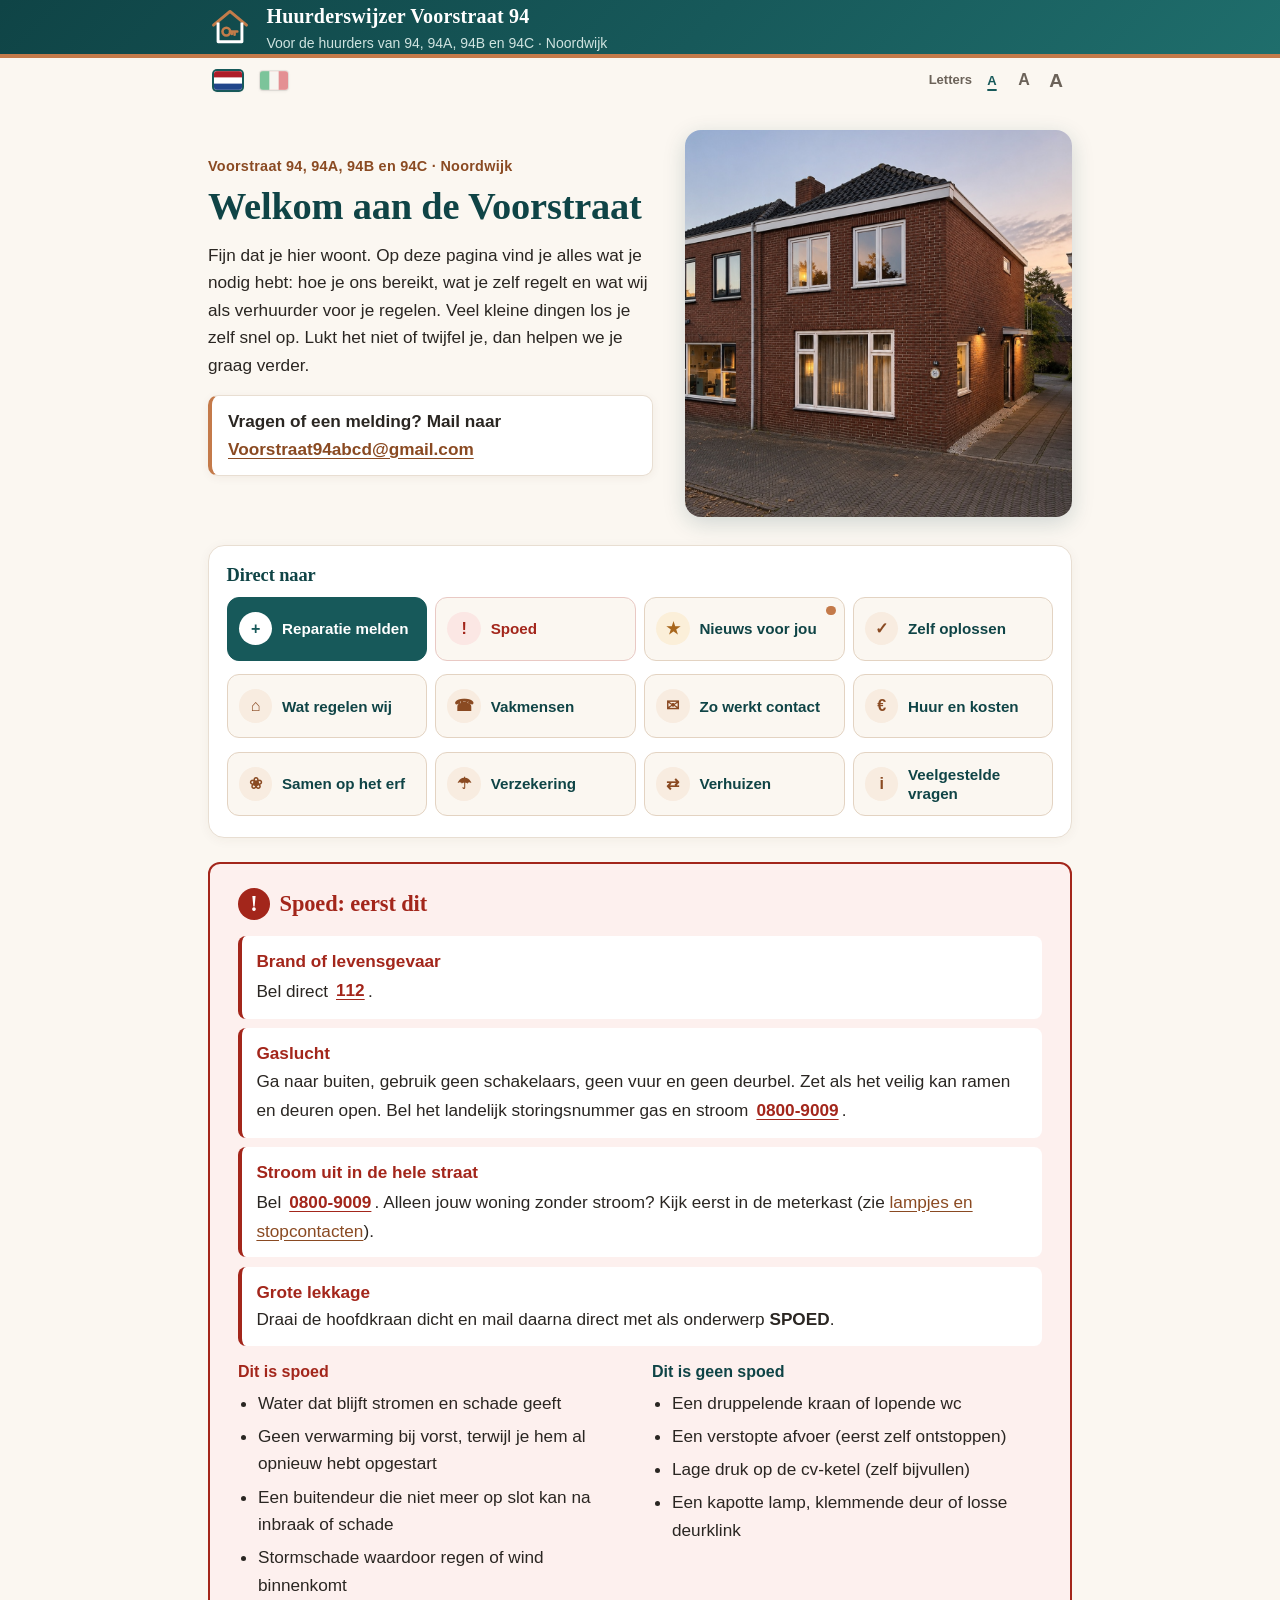
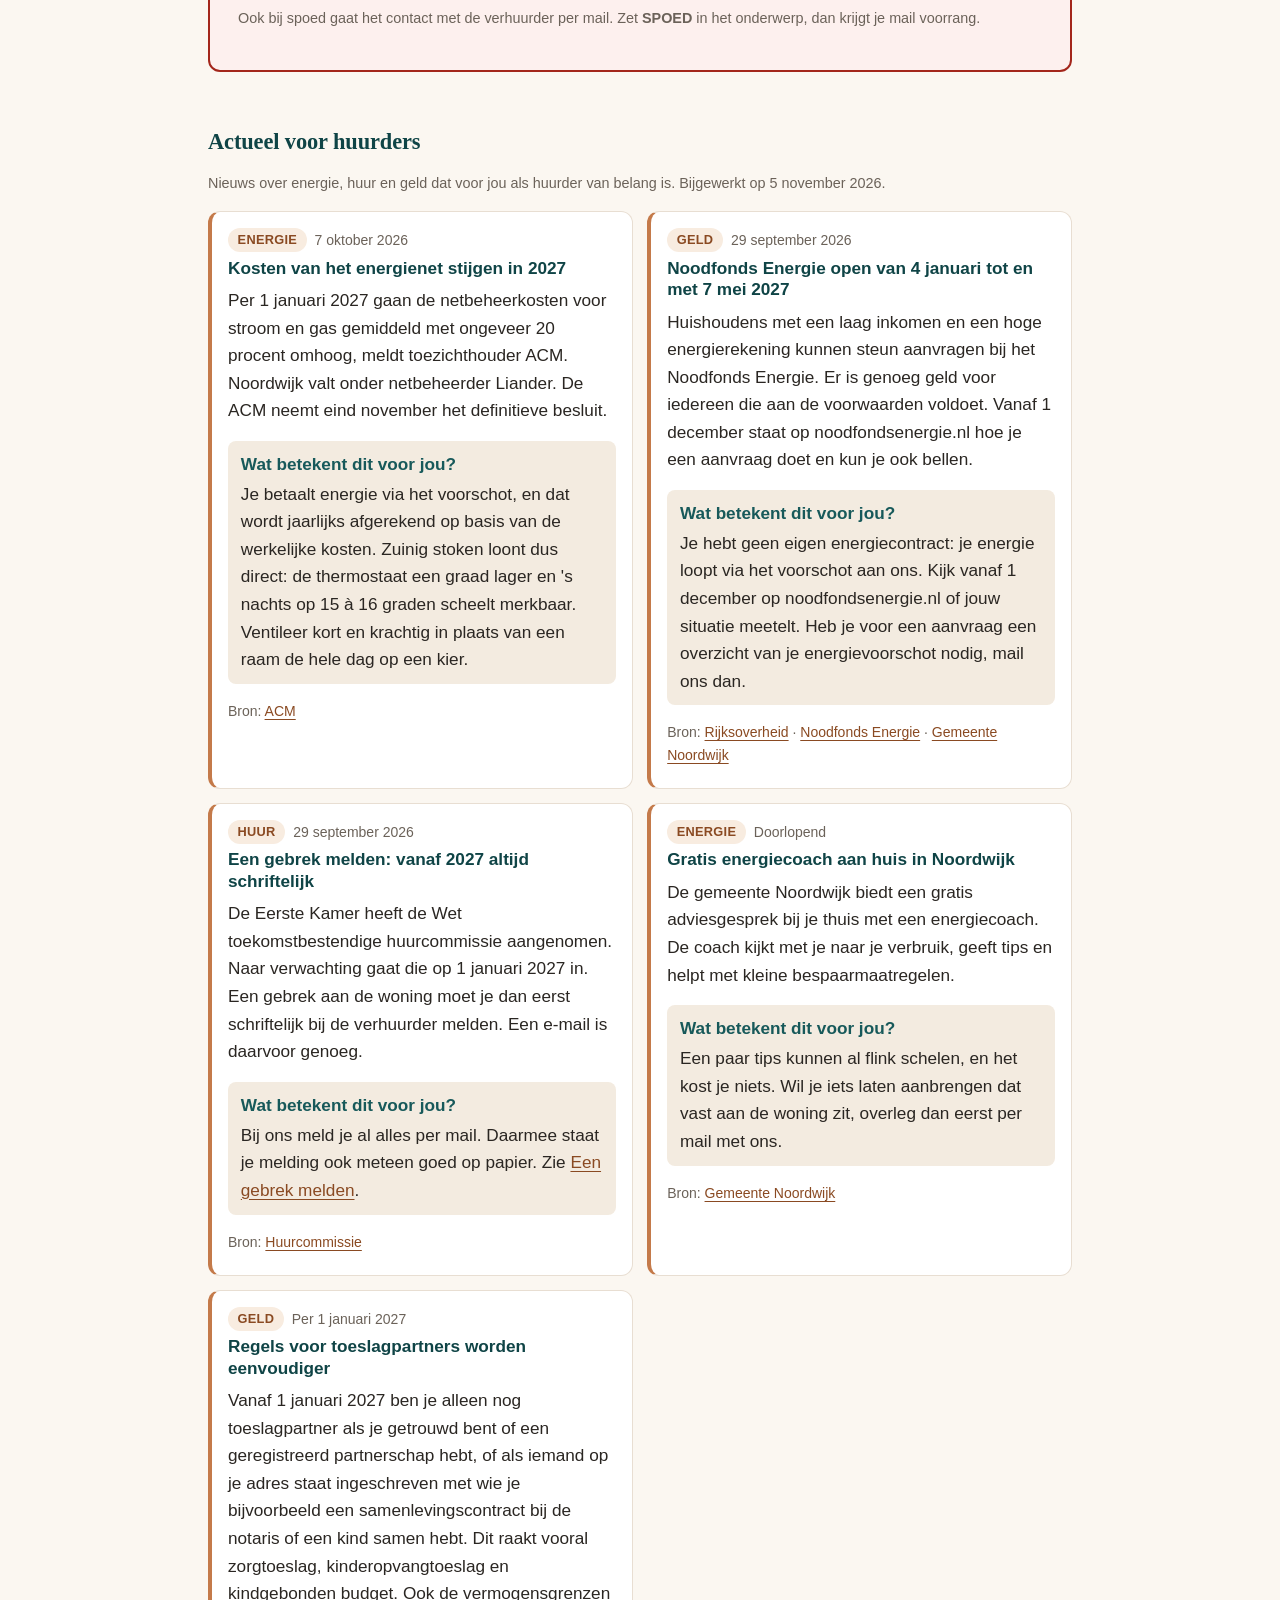
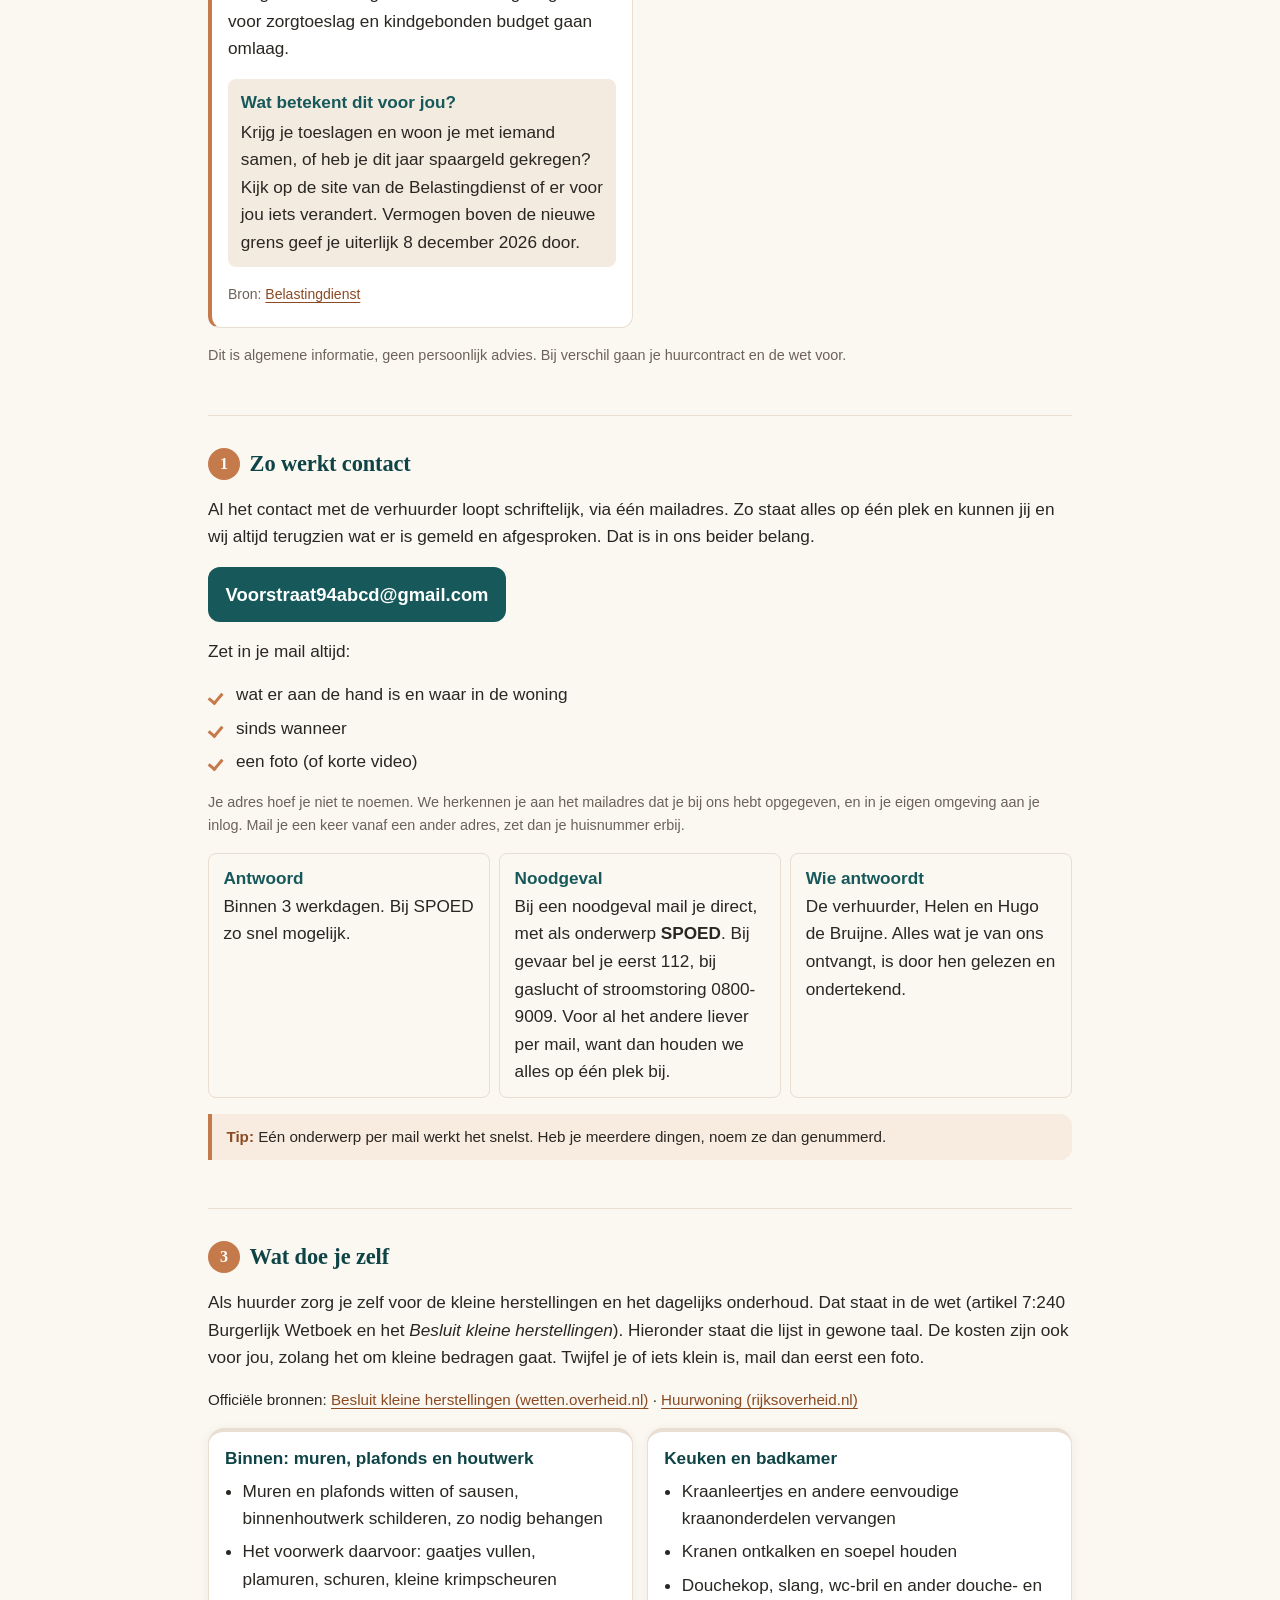
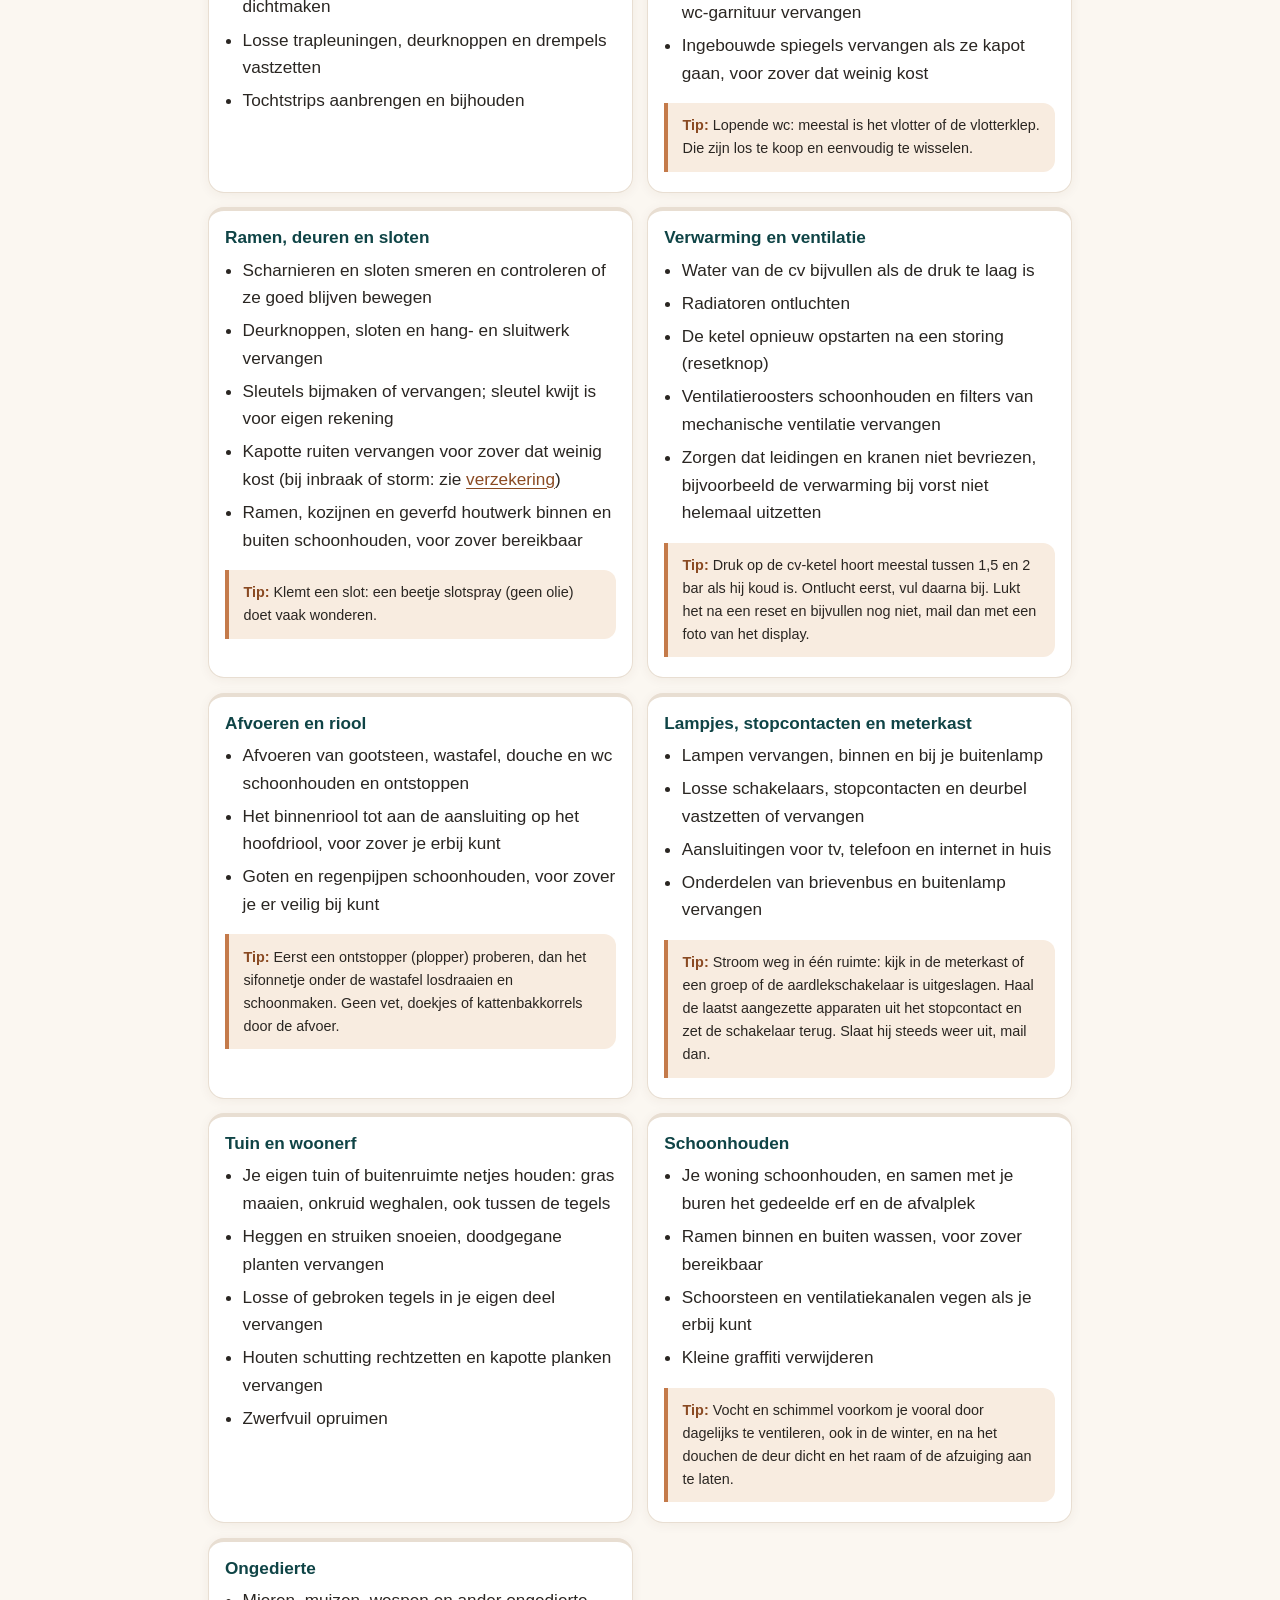
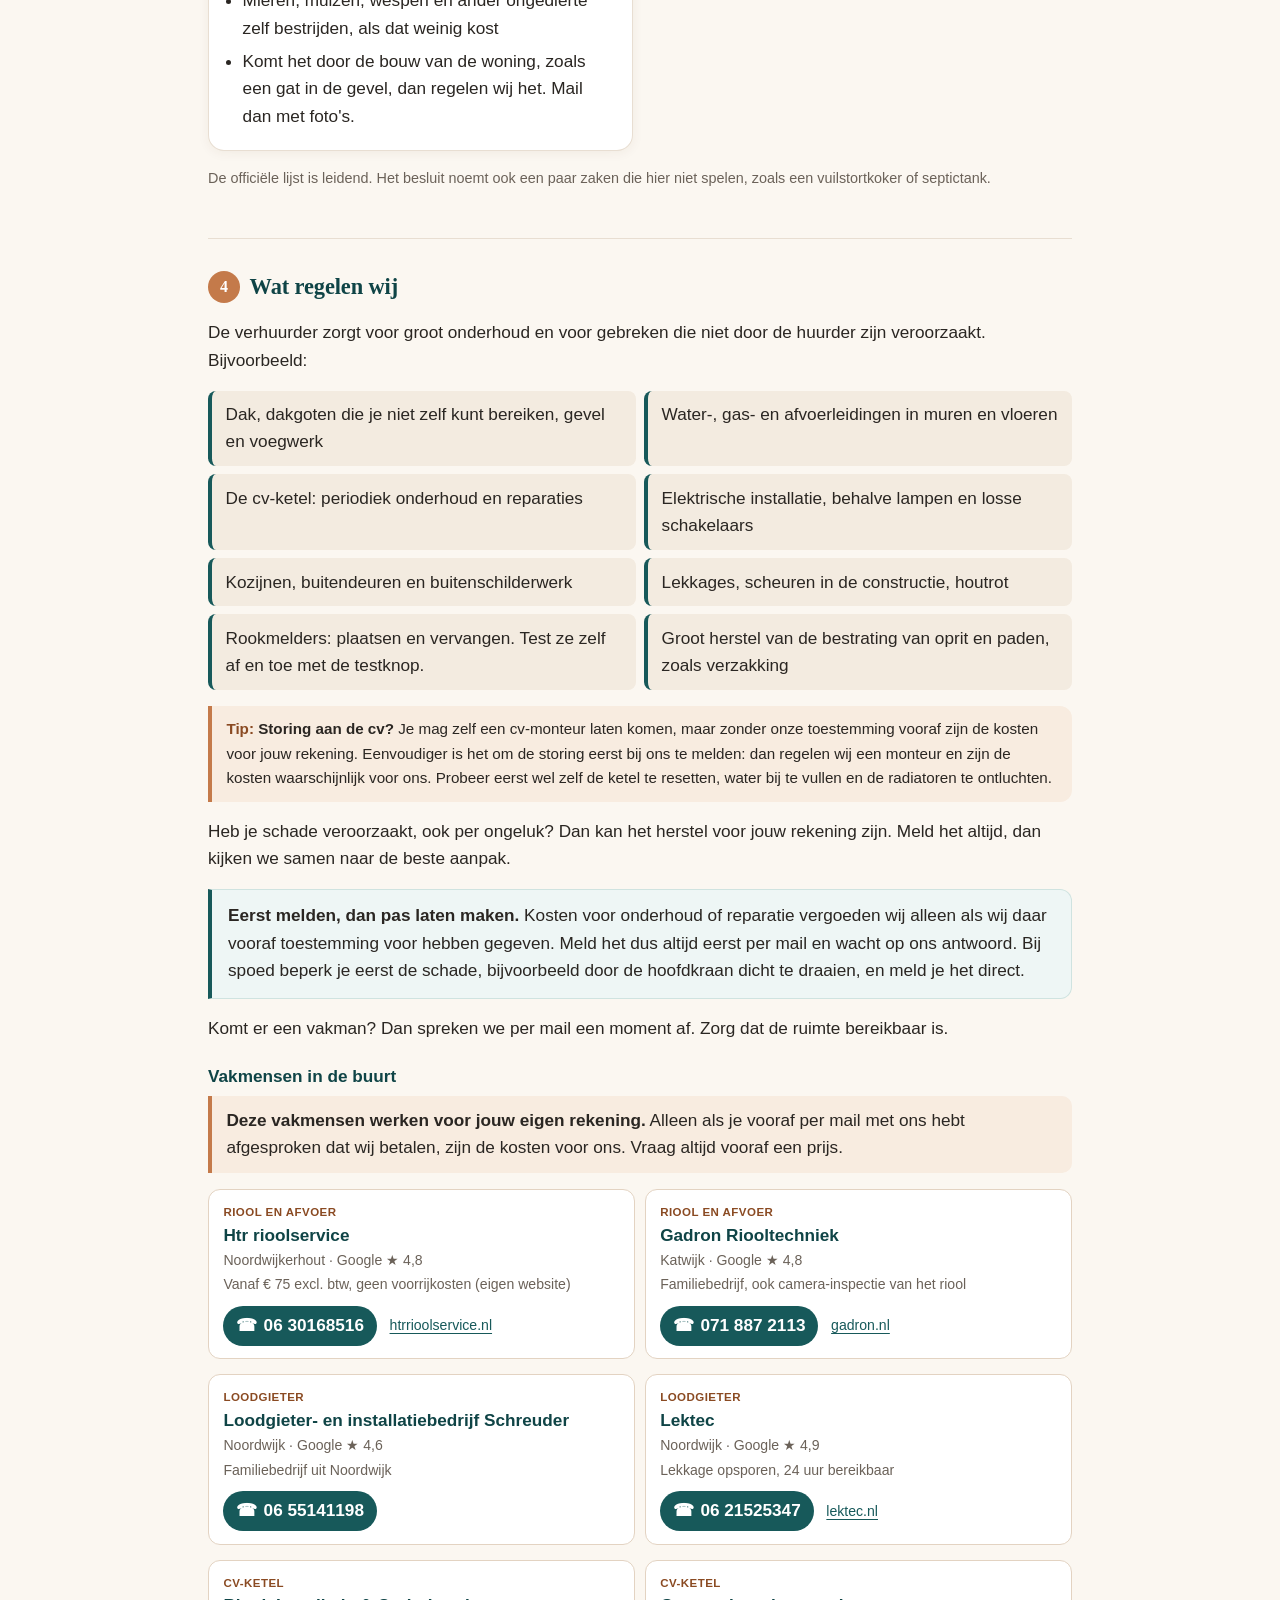
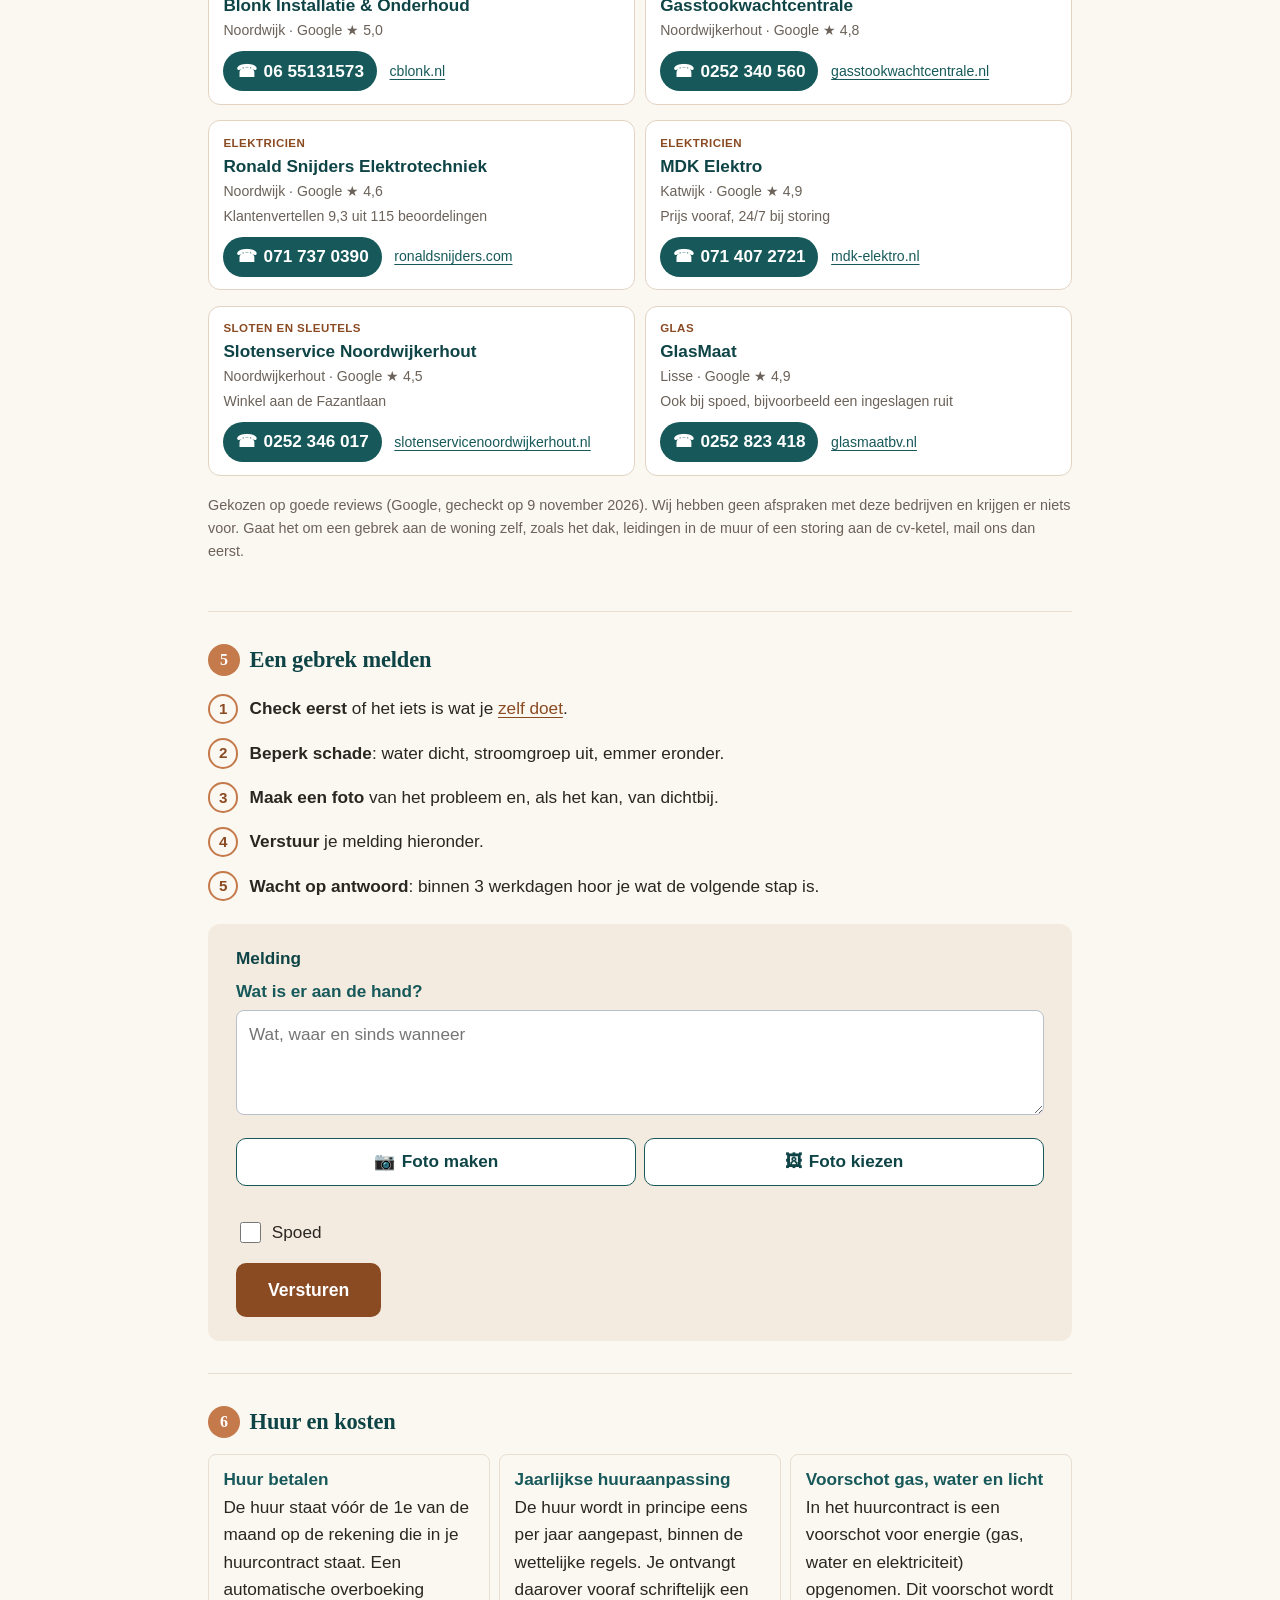
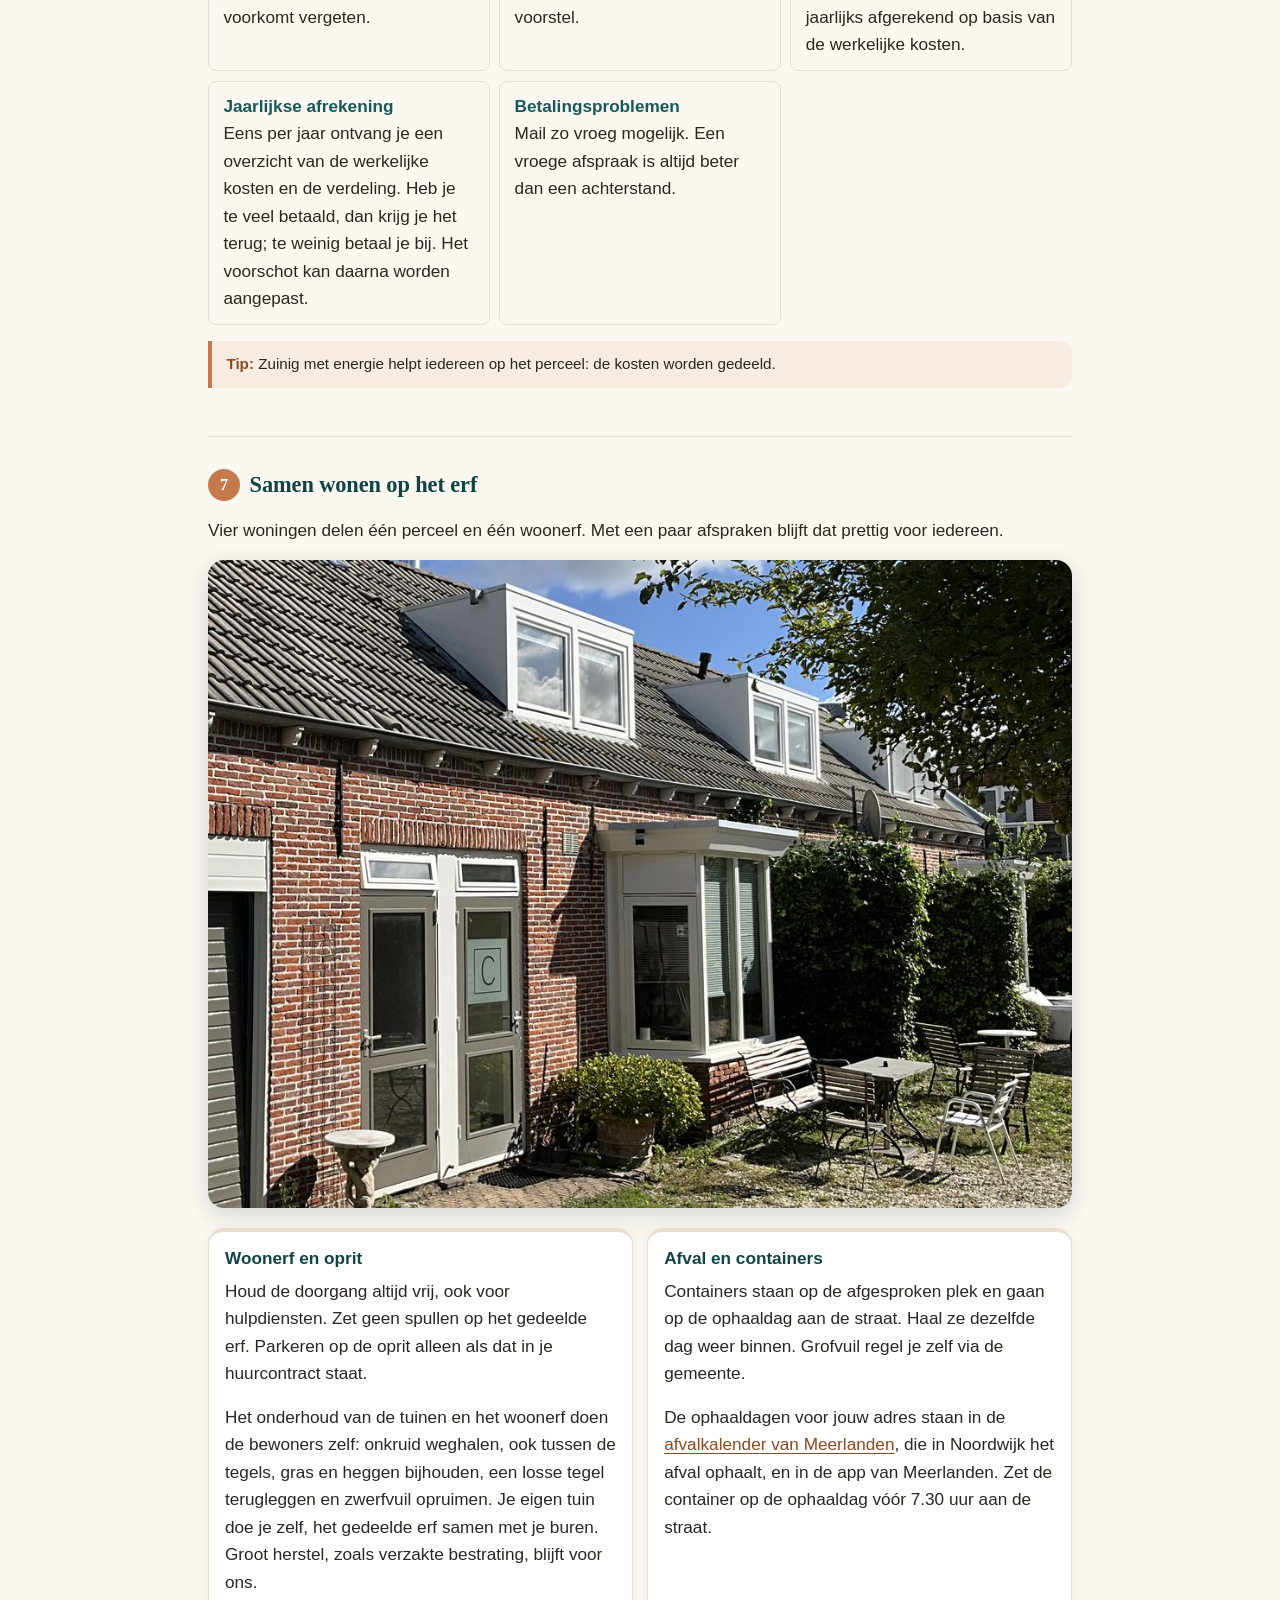
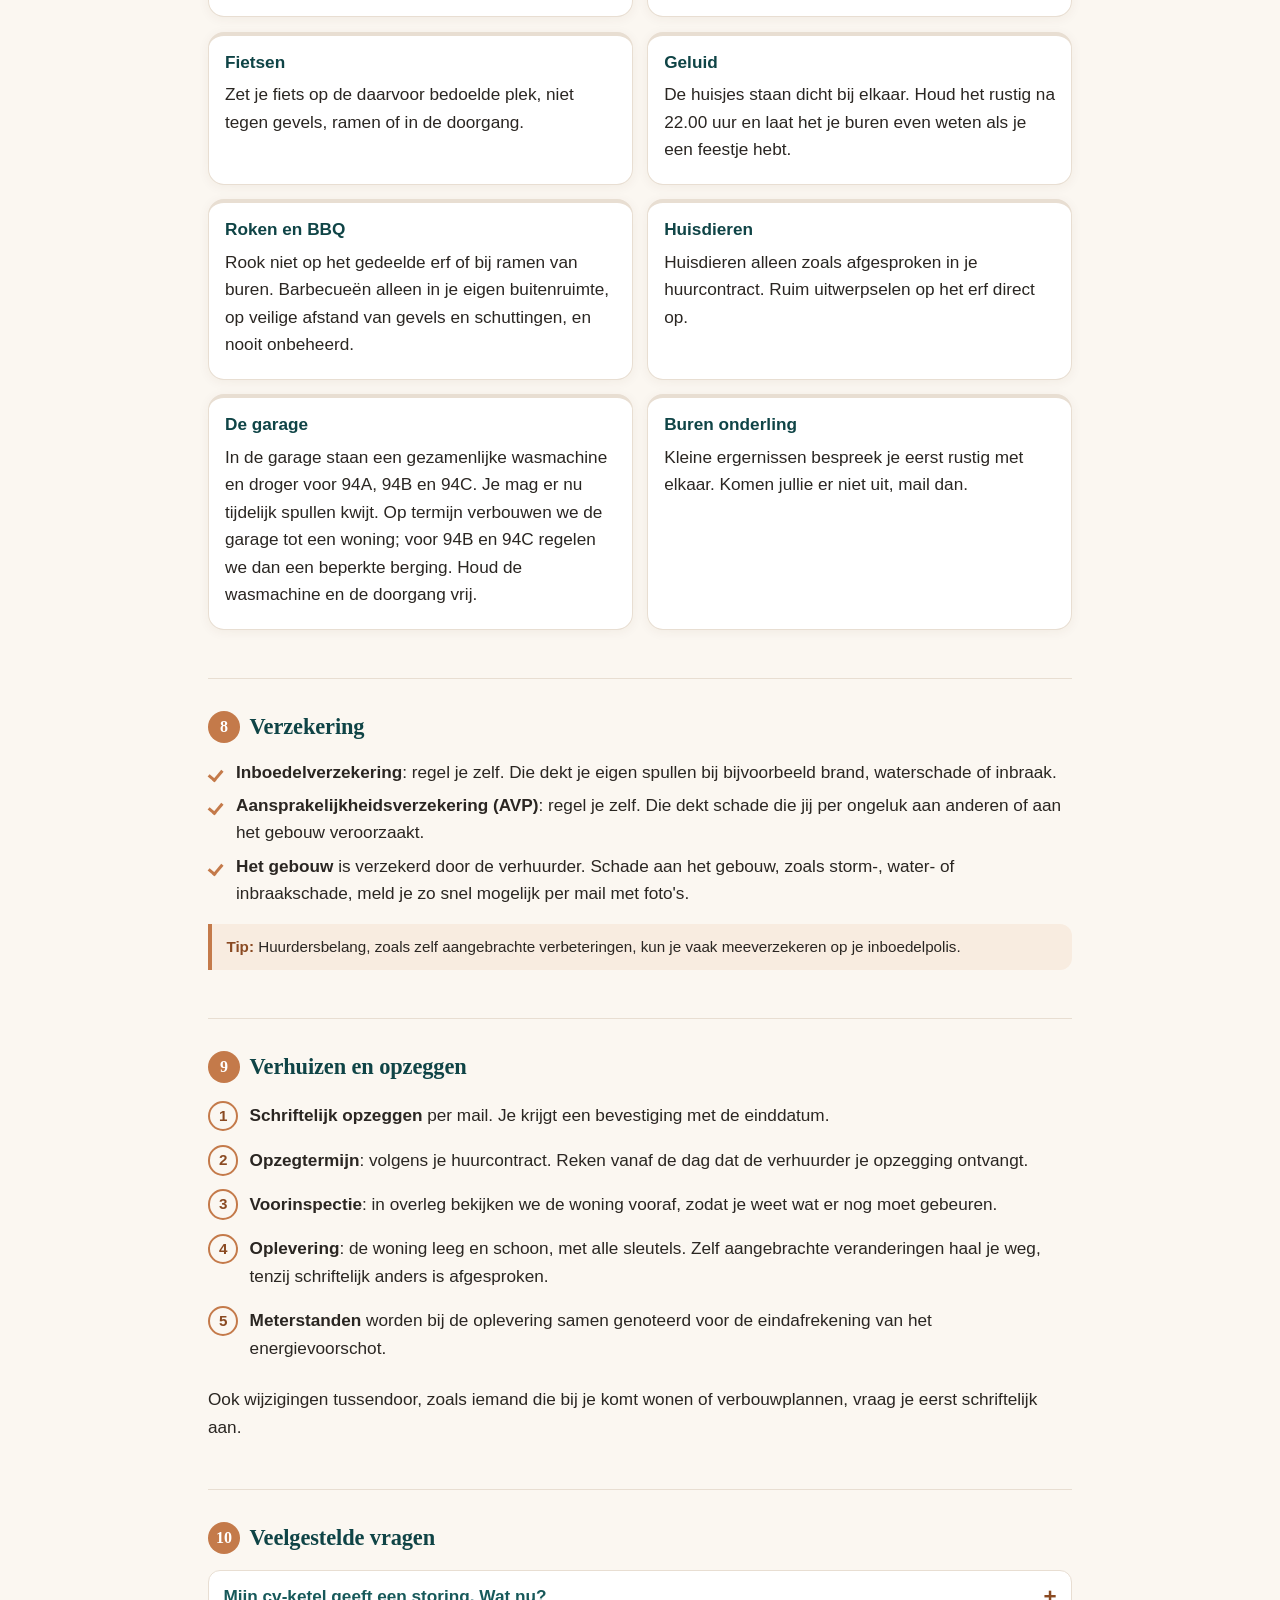
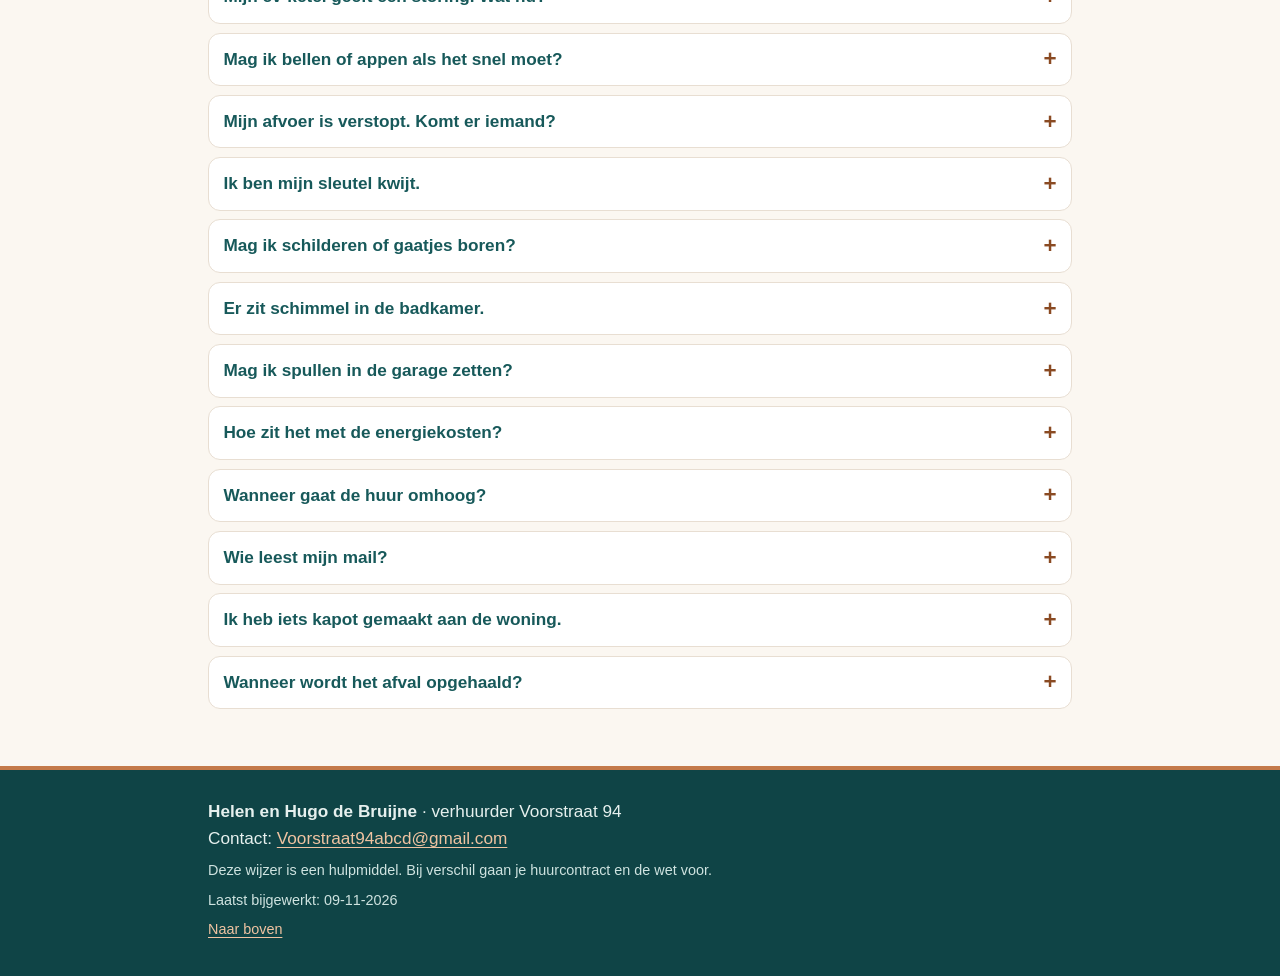
<file: index.html>
<!doctype html>
<html lang="nl">
<head>
<meta charset="utf-8">
<meta name="viewport" content="width=device-width, initial-scale=1">
<meta name="color-scheme" content="only light">
<meta name="robots" content="noindex, nofollow">
<title>Huurderswijzer Voorstraat 94</title>
<meta name="description" content="Spelregels, zelf doen en contact voor huurders van Voorstraat 94, 94A, 94B en 94C in Noordwijk.">
<link rel="alternate" hreflang="it" href="it/">
<link rel="stylesheet" href="style.css?v=202611092249">
<script>
  /* Taalkeuze: wie eerder Italiaans koos, gaat direct naar de Italiaanse versie (keuze alleen op dit apparaat). */
  (function () {
    try {
      if (localStorage.getItem('hw-taal') === 'it' && location.search.indexOf('taal=nl') === -1) location.replace('it/' + location.hash);
    } catch (e) {}
  })();
  /* Tekstgrootte direct toepassen (voorkomt verspringen). Keuze staat alleen op dit apparaat. */
  (function () {
    try {
      var g = localStorage.getItem('hw-tekstgrootte');
      if (g === 'groter' || g === 'extra') document.documentElement.classList.add('tekst-' + g);
    } catch (e) {}
  })();
</script>
</head>
<body>
<a class="skip" href="#inhoud">Naar de inhoud</a>

<header class="site-header">
  <div class="wrap header-inner">
    <svg class="logo" viewBox="0 0 48 48" width="44" height="44" aria-hidden="true" focusable="false">
      <path d="M6 22 24 7l18 15" fill="none" stroke="#c27c4a" stroke-width="3.2" stroke-linecap="round" stroke-linejoin="round"/>
      <path d="M11 19v21h26V19" fill="none" stroke="#ffffff" stroke-width="3.2" stroke-linejoin="round"/>
      <circle cx="20" cy="29" r="4.2" fill="none" stroke="#c27c4a" stroke-width="2.8"/>
      <path d="M24 29h8m-3 0v3.5m-3-3.5v2.5" fill="none" stroke="#c27c4a" stroke-width="2.8" stroke-linecap="round"/>
    </svg>
    <div>
      <p class="site-title">Huurderswijzer Voorstraat 94</p>
      <p class="site-sub">Voor de huurders van 94, 94A, 94B en 94C · Noordwijk</p>
    </div>
  </div>
</header>

<div class="tekstbalk no-print" role="region" aria-label="Taal en tekstgrootte">
  <div class="wrap tekstbalk-inner">
    <nav class="taalkeuze" aria-label="Taal">
      <a href="./?taal=nl" data-taal="nl" aria-current="page" title="Nederlands"><svg class="vlag" viewBox="0 0 30 20" aria-hidden="true"><rect width="30" height="20" fill="#21468B"/><rect width="30" height="13.33" fill="#fff"/><rect width="30" height="6.67" fill="#AE1C28"/></svg><span class="sr-only">Nederlands</span></a>
      <a href="it/" data-taal="it" lang="it" hreflang="it" title="Italiano"><svg class="vlag" viewBox="0 0 30 20" aria-hidden="true"><rect width="30" height="20" fill="#CE2B37"/><rect width="20" height="20" fill="#F4F5F0"/><rect width="10" height="20" fill="#009246"/></svg><span class="sr-only">Italiano</span></a>
    </nav>
    <span class="tekstbalk-label" id="tg-label">Letters</span>
    <div class="tekstknoppen" role="group" aria-labelledby="tg-label">
      <button type="button" class="tg" data-grootte="normaal" aria-pressed="true" aria-label="Normale letters"><span class="tg-a1">A</span><span class="tg-txt">Normaal</span></button>
      <button type="button" class="tg" data-grootte="groter" aria-pressed="false" aria-label="Grotere letters"><span class="tg-a2">A</span><span class="tg-txt">Groter</span></button>
      <button type="button" class="tg" data-grootte="extra" aria-pressed="false" aria-label="Extra grote letters"><span class="tg-a3">A</span><span class="tg-txt">Extra groot</span></button>
    </div>
  </div>
</div>

<main id="inhoud">
  <div class="wrap">

    <section class="intro hero" aria-labelledby="welkom">
      <div class="hero-tekst">
        <p class="hero-kicker">Voorstraat 94, 94A, 94B en 94C · Noordwijk</p>
        <h1 id="welkom">Welkom aan de Voorstraat</h1>
        <p>Fijn dat je hier woont. Op deze pagina vind je alles wat je nodig hebt: hoe je ons bereikt, wat je zelf regelt en wat wij als verhuurder voor je regelen. Veel kleine dingen los je zelf snel op. Lukt het niet of twijfel je, dan helpen we je graag verder.</p>
        <p class="mailline">Vragen of een melding? Mail naar <a href="mailto:Voorstraat94abcd@gmail.com">Voorstraat94abcd@gmail.com</a></p>
      </div>
      <figure class="foto foto-hero">
        <img src="img/voorkant.jpg?v=202611092249" alt="De voorkant van Voorstraat 94: rode baksteen, witte kozijnen en het pad langs de voordeur, bij avondlicht" width="1083" height="1453">
      </figure>
    </section>


    
    <nav class="direct wegwijs" aria-labelledby="direct-titel">
      <h2 id="direct-titel">Direct naar</h2>
      <ul class="tegels tegels-alles">
        <li><a class="tegel tegel-hoofd" href="#melden"><span class="tegel-icoon" aria-hidden="true">+</span><strong>Reparatie melden</strong></a></li>
        <li><a class="tegel tegel-nood" href="#spoed"><span class="tegel-icoon" aria-hidden="true">!</span><strong>Spoed</strong></a></li>
        <li><a class="tegel tegel-nieuws" href="#actueel"><span class="tegel-icoon" aria-hidden="true">&#9733;</span><strong>Nieuws voor jou</strong></a></li>
        <li><a class="tegel" href="#zelf"><span class="tegel-icoon" aria-hidden="true">&#10003;</span><strong>Zelf oplossen</strong></a></li>
        <li><a class="tegel" href="#wij"><span class="tegel-icoon" aria-hidden="true">&#8962;</span><strong>Wat regelen wij</strong></a></li>
        <li><a class="tegel" href="#vakmensen"><span class="tegel-icoon" aria-hidden="true">&#9742;</span><strong>Vakmensen</strong></a></li>
        <li><a class="tegel" href="#contact"><span class="tegel-icoon" aria-hidden="true">&#9993;</span><strong>Zo werkt contact</strong></a></li>
        <li><a class="tegel" href="#huur"><span class="tegel-icoon" aria-hidden="true">&euro;</span><strong>Huur en kosten</strong></a></li>
        <li><a class="tegel" href="#erf"><span class="tegel-icoon" aria-hidden="true">&#10048;</span><strong>Samen op het erf</strong></a></li>
        <li><a class="tegel" href="#verzekering"><span class="tegel-icoon" aria-hidden="true">&#9730;</span><strong>Verzekering</strong></a></li>
        <li><a class="tegel" href="#verhuizen"><span class="tegel-icoon" aria-hidden="true">&#8644;</span><strong>Verhuizen</strong></a></li>
        <li><a class="tegel" href="#faq"><span class="tegel-icoon" aria-hidden="true">i</span><strong>Veelgestelde vragen</strong></a></li>
      </ul>
    </nav>

    
    <section id="spoed" class="urgent" aria-labelledby="spoed-titel">
      <h2 id="spoed-titel"><span class="urgent-icon" aria-hidden="true">!</span> Spoed: eerst dit</h2>
      <ul class="urgent-list">
        <li><span class="u-title">Brand of levensgevaar</span> Bel direct <a class="tel" href="tel:112">112</a>.</li>
        <li><span class="u-title">Gaslucht</span> Ga naar buiten, gebruik geen schakelaars, geen vuur en geen deurbel. Zet als het veilig kan ramen en deuren open. Bel het landelijk storingsnummer gas en stroom <a class="tel" href="tel:08009009">0800-9009</a>.</li>
        <li><span class="u-title">Stroom uit in de hele straat</span> Bel <a class="tel" href="tel:08009009">0800-9009</a>. Alleen jouw woning zonder stroom? Kijk eerst in de meterkast (zie <a href="#zelf-elektra">lampjes en stopcontacten</a>).</li>
        <li><span class="u-title">Grote lekkage</span> Draai de hoofdkraan dicht en mail daarna direct met als onderwerp <strong>SPOED</strong>.</li>
      </ul>
      <div class="two-col">
        <div>
          <h3 class="kop-spoed">Dit is spoed</h3>
          <ul>
            <li>Water dat blijft stromen en schade geeft</li>
            <li>Geen verwarming bij vorst, terwijl je hem al opnieuw hebt opgestart</li>
            <li>Een buitendeur die niet meer op slot kan na inbraak of schade</li>
            <li>Stormschade waardoor regen of wind binnenkomt</li>
          </ul>
        </div>
        <div>
          <h3 class="kop-geen-spoed">Dit is geen spoed</h3>
          <ul>
            <li>Een druppelende kraan of lopende wc</li>
            <li>Een verstopte afvoer (eerst zelf ontstoppen)</li>
            <li>Lage druk op de cv-ketel (zelf bijvullen)</li>
            <li>Een kapotte lamp, klemmende deur of losse deurklink</li>
          </ul>
        </div>
      </div>
      <p class="small">Ook bij spoed gaat het contact met de verhuurder per mail. Zet <strong>SPOED</strong> in het onderwerp, dan krijgt je mail voorrang.</p>
    </section>

    
    <section id="actueel" class="actueel" aria-labelledby="actueel-titel">
      <h2 id="actueel-titel">Actueel voor huurders</h2>
      <p class="small">Nieuws over energie, huur en geld dat voor jou als huurder van belang is. Bijgewerkt op 5 november 2026.</p>
      <div class="nieuws">
        <article class="bericht">
          <p class="bericht-meta"><span class="label">Energie</span> <time datetime="2026-10-07">7 oktober 2026</time></p>
          <h3>Kosten van het energienet stijgen in 2027</h3>
          <p>Per 1 januari 2027 gaan de netbeheerkosten voor stroom en gas gemiddeld met ongeveer 20 procent omhoog, meldt toezichthouder ACM. Noordwijk valt onder netbeheerder Liander. De ACM neemt eind november het definitieve besluit.</p>
          <p class="voor-jou"><strong>Wat betekent dit voor jou?</strong> Je betaalt energie via het voorschot, en dat wordt jaarlijks afgerekend op basis van de werkelijke kosten. Zuinig stoken loont dus direct: de thermostaat een graad lager en 's nachts op 15 à 16 graden scheelt merkbaar. Ventileer kort en krachtig in plaats van een raam de hele dag op een kier.</p>
          <p class="bron">Bron: <a href="https://www.acm.nl/nl/publicaties/acm-huishoudens-betalen-2027-gemiddeld-jaar-eur89-meer-voor-transport-elektriciteit-en-eur52-meer-voor-gastransport" target="_blank" rel="noopener">ACM</a></p>
        </article>
        <article class="bericht">
          <p class="bericht-meta"><span class="label">Geld</span> <time datetime="2026-09-29">29 september 2026</time></p>
          <h3>Noodfonds Energie open van 4 januari tot en met 7 mei 2027</h3>
          <p>Huishoudens met een laag inkomen en een hoge energierekening kunnen steun aanvragen bij het Noodfonds Energie. Er is genoeg geld voor iedereen die aan de voorwaarden voldoet. Vanaf 1 december staat op noodfondsenergie.nl hoe je een aanvraag doet en kun je ook bellen.</p>
          <p class="voor-jou"><strong>Wat betekent dit voor jou?</strong> Je hebt geen eigen energiecontract: je energie loopt via het voorschot aan ons. Kijk vanaf 1 december op noodfondsenergie.nl of jouw situatie meetelt. Heb je voor een aanvraag een overzicht van je energievoorschot nodig, mail ons dan.</p>
          <p class="bron">Bron: <a href="https://www.rijksoverheid.nl/actueel/nieuws/2026/09/29/noodfonds-energie-gaat-open" target="_blank" rel="noopener">Rijksoverheid</a> · <a href="https://www.noodfondsenergie.nl/" target="_blank" rel="noopener">Noodfonds Energie</a> · <a href="https://www.noordwijk.nl/direct-regelen/tijdelijk-noodfonds-energie/" target="_blank" rel="noopener">Gemeente Noordwijk</a></p>
        </article>
        <article class="bericht">
          <p class="bericht-meta"><span class="label">Huur</span> <time datetime="2026-09-29">29 september 2026</time></p>
          <h3>Een gebrek melden: vanaf 2027 altijd schriftelijk</h3>
          <p>De Eerste Kamer heeft de Wet toekomstbestendige huurcommissie aangenomen. Naar verwachting gaat die op 1 januari 2027 in. Een gebrek aan de woning moet je dan eerst schriftelijk bij de verhuurder melden. Een e-mail is daarvoor genoeg.</p>
          <p class="voor-jou"><strong>Wat betekent dit voor jou?</strong> Bij ons meld je al alles per mail. Daarmee staat je melding ook meteen goed op papier. Zie <a href="#melden">Een gebrek melden</a>.</p>
          <p class="bron">Bron: <a href="https://www.huurcommissie.nl/actueel/nieuws/2026/09/29/eerste-kamer-stemt-in-met-wet-toekomstbestendige-huurcommissie" target="_blank" rel="noopener">Huurcommissie</a></p>
        </article>
        <article class="bericht">
          <p class="bericht-meta"><span class="label">Energie</span> <span>Doorlopend</span></p>
          <h3>Gratis energiecoach aan huis in Noordwijk</h3>
          <p>De gemeente Noordwijk biedt een gratis adviesgesprek bij je thuis met een energiecoach. De coach kijkt met je naar je verbruik, geeft tips en helpt met kleine bespaarmaatregelen.</p>
          <p class="voor-jou"><strong>Wat betekent dit voor jou?</strong> Een paar tips kunnen al flink schelen, en het kost je niets. Wil je iets laten aanbrengen dat vast aan de woning zit, overleg dan eerst per mail met ons.</p>
          <p class="bron">Bron: <a href="https://www.noordwijk.nl/onderwerp/duurzaamheid-en-energie/energiebesparing/energiebesparing-inwoners/investeren-in-verduurzaming/" target="_blank" rel="noopener">Gemeente Noordwijk</a></p>
        </article>
        <article class="bericht">
          <p class="bericht-meta"><span class="label">Geld</span> <span>Per 1 januari 2027</span></p>
          <h3>Regels voor toeslagpartners worden eenvoudiger</h3>
          <p>Vanaf 1 januari 2027 ben je alleen nog toeslagpartner als je getrouwd bent of een geregistreerd partnerschap hebt, of als iemand op je adres staat ingeschreven met wie je bijvoorbeeld een samenlevingscontract bij de notaris of een kind samen hebt. Dit raakt vooral zorgtoeslag, kinderopvangtoeslag en kindgebonden budget. Ook de vermogensgrenzen voor zorgtoeslag en kindgebonden budget gaan omlaag.</p>
          <p class="voor-jou"><strong>Wat betekent dit voor jou?</strong> Krijg je toeslagen en woon je met iemand samen, of heb je dit jaar spaargeld gekregen? Kijk op de site van de Belastingdienst of er voor jou iets verandert. Vermogen boven de nieuwe grens geef je uiterlijk 8 december 2026 door.</p>
          <p class="bron">Bron: <a href="https://kennisnetwerk-belastingen-toeslagen.nl/vanaf-2027-lagere-vermogensgrenzen-zorgtoeslag-kindgebonden-budget-eenvoudigere-regels-toeslagpartners" target="_blank" rel="noopener">Belastingdienst</a></p>
        </article>
      </div>
      <p class="small">Dit is algemene informatie, geen persoonlijk advies. Bij verschil gaan je huurcontract en de wet voor.</p>
    </section>

    

    
    <section id="contact" aria-labelledby="contact-titel">
      <h2 id="contact-titel"><span class="num">1</span> Zo werkt contact</h2>
      <p>Al het contact met de verhuurder loopt schriftelijk, via één mailadres. Zo staat alles op één plek en kunnen jij en wij altijd terugzien wat er is gemeld en afgesproken. Dat is in ons beider belang.</p>
      <p class="mailbox"><a href="mailto:Voorstraat94abcd@gmail.com">Voorstraat94abcd@gmail.com</a></p>
      <p>Zet in je mail altijd:</p>
      <ul class="checks">
        <li>wat er aan de hand is en waar in de woning</li>
        <li>sinds wanneer</li>
        <li>een foto (of korte video)</li>
      </ul>
      <p class="small">Je adres hoef je niet te noemen. We herkennen je aan het mailadres dat je bij ons hebt opgegeven, en in je eigen omgeving aan je inlog. Mail je een keer vanaf een ander adres, zet dan je huisnummer erbij.</p>
      <dl class="facts">
        <div><dt>Antwoord</dt><dd>Binnen 3 werkdagen. Bij SPOED zo snel mogelijk.</dd></div>
        <div><dt>Noodgeval</dt><dd>Bij een noodgeval mail je direct, met als onderwerp <strong>SPOED</strong>. Bij gevaar bel je eerst 112, bij gaslucht of stroomstoring 0800-9009. Voor al het andere liever per mail, want dan houden we alles op één plek bij.</dd></div>
        <div><dt>Wie antwoordt</dt><dd>De verhuurder, Helen en Hugo de Bruijne. Alles wat je van ons ontvangt, is door hen gelezen en ondertekend.</dd></div>
      </dl>
      <p class="tip">Eén onderwerp per mail werkt het snelst. Heb je meerdere dingen, noem ze dan genummerd.</p>
    </section>

    
    <section id="zelf" aria-labelledby="zelf-titel">
      <h2 id="zelf-titel"><span class="num">3</span> Wat doe je zelf</h2>
      <p>Als huurder zorg je zelf voor de kleine herstellingen en het dagelijks onderhoud. Dat staat in de wet (artikel 7:240 Burgerlijk Wetboek en het <em>Besluit kleine herstellingen</em>). Hieronder staat die lijst in gewone taal. De kosten zijn ook voor jou, zolang het om kleine bedragen gaat. Twijfel je of iets klein is, mail dan eerst een foto.</p>
      <p class="sources">Officiële bronnen: <a href="https://wetten.overheid.nl/BWBR0014931/2003-08-01" rel="noopener">Besluit kleine herstellingen (wetten.overheid.nl)</a> · <a href="https://www.rijksoverheid.nl/onderwerpen/huurwoning" rel="noopener">Huurwoning (rijksoverheid.nl)</a></p>

      <div class="cards">
        <article class="card">
          <h3>Binnen: muren, plafonds en houtwerk</h3>
          <ul>
            <li>Muren en plafonds witten of sausen, binnenhoutwerk schilderen, zo nodig behangen</li>
            <li>Het voorwerk daarvoor: gaatjes vullen, plamuren, schuren, kleine krimpscheuren dichtmaken</li>
            <li>Losse trapleuningen, deurknoppen en drempels vastzetten</li>
            <li>Tochtstrips aanbrengen en bijhouden</li>
          </ul>
        </article>

        <article class="card">
          <h3>Keuken en badkamer</h3>
          <ul>
            <li>Kraanleertjes en andere eenvoudige kraanonderdelen vervangen</li>
            <li>Kranen ontkalken en soepel houden</li>
            <li>Douchekop, slang, wc-bril en ander douche- en wc-garnituur vervangen</li>
            <li>Ingebouwde spiegels vervangen als ze kapot gaan, voor zover dat weinig kost</li>
          </ul>
          <p class="tip">Lopende wc: meestal is het vlotter of de vlotterklep. Die zijn los te koop en eenvoudig te wisselen.</p>
        </article>

        <article class="card">
          <h3>Ramen, deuren en sloten</h3>
          <ul>
            <li>Scharnieren en sloten smeren en controleren of ze goed blijven bewegen</li>
            <li>Deurknoppen, sloten en hang- en sluitwerk vervangen</li>
            <li>Sleutels bijmaken of vervangen; sleutel kwijt is voor eigen rekening</li>
            <li>Kapotte ruiten vervangen voor zover dat weinig kost (bij inbraak of storm: zie <a href="#verzekering">verzekering</a>)</li>
            <li>Ramen, kozijnen en geverfd houtwerk binnen en buiten schoonhouden, voor zover bereikbaar</li>
          </ul>
          <p class="tip">Klemt een slot: een beetje slotspray (geen olie) doet vaak wonderen.</p>
        </article>

        <article class="card">
          <h3>Verwarming en ventilatie</h3>
          <ul>
            <li>Water van de cv bijvullen als de druk te laag is</li>
            <li>Radiatoren ontluchten</li>
            <li>De ketel opnieuw opstarten na een storing (resetknop)</li>
            <li>Ventilatieroosters schoonhouden en filters van mechanische ventilatie vervangen</li>
            <li>Zorgen dat leidingen en kranen niet bevriezen, bijvoorbeeld de verwarming bij vorst niet helemaal uitzetten</li>
          </ul>
          <p class="tip">Druk op de cv-ketel hoort meestal tussen 1,5 en 2 bar als hij koud is. Ontlucht eerst, vul daarna bij. Lukt het na een reset en bijvullen nog niet, mail dan met een foto van het display.</p>
        </article>

        <article class="card">
          <h3>Afvoeren en riool</h3>
          <ul>
            <li>Afvoeren van gootsteen, wastafel, douche en wc schoonhouden en ontstoppen</li>
            <li>Het binnenriool tot aan de aansluiting op het hoofdriool, voor zover je erbij kunt</li>
            <li>Goten en regenpijpen schoonhouden, voor zover je er veilig bij kunt</li>
          </ul>
          <p class="tip">Eerst een ontstopper (plopper) proberen, dan het sifonnetje onder de wastafel losdraaien en schoonmaken. Geen vet, doekjes of kattenbakkorrels door de afvoer.</p>
        </article>

        <article class="card" id="zelf-elektra">
          <h3>Lampjes, stopcontacten en meterkast</h3>
          <ul>
            <li>Lampen vervangen, binnen en bij je buitenlamp</li>
            <li>Losse schakelaars, stopcontacten en deurbel vastzetten of vervangen</li>
            <li>Aansluitingen voor tv, telefoon en internet in huis</li>
            <li>Onderdelen van brievenbus en buitenlamp vervangen</li>
          </ul>
          <p class="tip">Stroom weg in één ruimte: kijk in de meterkast of een groep of de aardlekschakelaar is uitgeslagen. Haal de laatst aangezette apparaten uit het stopcontact en zet de schakelaar terug. Slaat hij steeds weer uit, mail dan.</p>
        </article>

        <article class="card">
          <h3>Tuin en woonerf</h3>
          <ul>
            <li>Je eigen tuin of buitenruimte netjes houden: gras maaien, onkruid weghalen, ook tussen de tegels</li>
            <li>Heggen en struiken snoeien, doodgegane planten vervangen</li>
            <li>Losse of gebroken tegels in je eigen deel vervangen</li>
            <li>Houten schutting rechtzetten en kapotte planken vervangen</li>
            <li>Zwerfvuil opruimen</li>
          </ul>
        </article>

        <article class="card">
          <h3>Schoonhouden</h3>
          <ul>
            <li>Je woning schoonhouden, en samen met je buren het gedeelde erf en de afvalplek</li>
            <li>Ramen binnen en buiten wassen, voor zover bereikbaar</li>
            <li>Schoorsteen en ventilatiekanalen vegen als je erbij kunt</li>
            <li>Kleine graffiti verwijderen</li>
          </ul>
          <p class="tip">Vocht en schimmel voorkom je vooral door dagelijks te ventileren, ook in de winter, en na het douchen de deur dicht en het raam of de afzuiging aan te laten.</p>
        </article>

        <article class="card">
          <h3>Ongedierte</h3>
          <ul>
            <li>Mieren, muizen, wespen en ander ongedierte zelf bestrijden, als dat weinig kost</li>
            <li>Komt het door de bouw van de woning, zoals een gat in de gevel, dan regelen wij het. Mail dan met foto's.</li>
          </ul>
        </article>
      </div>
      <p class="small">De officiële lijst is leidend. Het besluit noemt ook een paar zaken die hier niet spelen, zoals een vuilstortkoker of septictank.</p>
    </section>

    
    <section id="wij" aria-labelledby="wij-titel">
      <h2 id="wij-titel"><span class="num">4</span> Wat regelen wij</h2>
      <p>De verhuurder zorgt voor groot onderhoud en voor gebreken die niet door de huurder zijn veroorzaakt. Bijvoorbeeld:</p>
      <ul class="grid-list">
        <li>Dak, dakgoten die je niet zelf kunt bereiken, gevel en voegwerk</li>
        <li>Water-, gas- en afvoerleidingen in muren en vloeren</li>
        <li>De cv-ketel: periodiek onderhoud en reparaties</li>
        <li>Elektrische installatie, behalve lampen en losse schakelaars</li>
        <li>Kozijnen, buitendeuren en buitenschilderwerk</li>
        <li>Lekkages, scheuren in de constructie, houtrot</li>
        <li>Rookmelders: plaatsen en vervangen. Test ze zelf af en toe met de testknop.</li>
        <li>Groot herstel van de bestrating van oprit en paden, zoals verzakking</li>
      </ul>
      <p class="tip"><strong>Storing aan de cv?</strong> Je mag zelf een cv-monteur laten komen, maar zonder onze toestemming vooraf zijn de kosten voor jouw rekening. Eenvoudiger is het om de storing eerst bij ons te melden: dan regelen wij een monteur en zijn de kosten waarschijnlijk voor ons. Probeer eerst wel zelf de ketel te resetten, water bij te vullen en de radiatoren te ontluchten.</p>
      <p>Heb je schade veroorzaakt, ook per ongeluk? Dan kan het herstel voor jouw rekening zijn. Meld het altijd, dan kijken we samen naar de beste aanpak.</p>
      <p class="let-op"><strong>Eerst melden, dan pas laten maken.</strong> Kosten voor onderhoud of reparatie vergoeden wij alleen als wij daar vooraf toestemming voor hebben gegeven. Meld het dus altijd eerst per mail en wacht op ons antwoord. Bij spoed beperk je eerst de schade, bijvoorbeeld door de hoofdkraan dicht te draaien, en meld je het direct.</p>
      <p>Komt er een vakman? Dan spreken we per mail een moment af. Zorg dat de ruimte bereikbaar is.</p>
      <div class="vakmensen" id="vakmensen" aria-labelledby="vm-titel">
        <h3 id="vm-titel">Vakmensen in de buurt</h3>
        <p class="vm-let-op"><strong>Deze vakmensen werken voor jouw eigen rekening.</strong> Alleen als je vooraf per mail met ons hebt afgesproken dat wij betalen, zijn de kosten voor ons. Vraag altijd vooraf een prijs.</p>
        <ul class="vm-lijst">
          <li class="vm-kaart"><span class="vm-cat">Riool en afvoer</span><strong>Htr rioolservice</strong><span class="vm-meta">Noordwijkerhout · Google ★ 4,8</span><span class="vm-extra">Vanaf € 75 excl. btw, geen voorrijkosten (eigen website)</span><span class="vm-acties"><a class="vm-tel" href="tel:+31630168516">06 30168516</a><a class="vm-web" href="https://htrrioolservice.nl" target="_blank" rel="noopener">htrrioolservice.nl</a></span></li>
          <li class="vm-kaart"><span class="vm-cat">Riool en afvoer</span><strong>Gadron Riooltechniek</strong><span class="vm-meta">Katwijk · Google ★ 4,8</span><span class="vm-extra">Familiebedrijf, ook camera-inspectie van het riool</span><span class="vm-acties"><a class="vm-tel" href="tel:+31718872113">071 887 2113</a><a class="vm-web" href="https://gadron.nl" target="_blank" rel="noopener">gadron.nl</a></span></li>
          <li class="vm-kaart"><span class="vm-cat">Loodgieter</span><strong>Loodgieter- en installatiebedrijf Schreuder</strong><span class="vm-meta">Noordwijk · Google ★ 4,6</span><span class="vm-extra">Familiebedrijf uit Noordwijk</span><span class="vm-acties"><a class="vm-tel" href="tel:+31655141198">06 55141198</a></span></li>
          <li class="vm-kaart"><span class="vm-cat">Loodgieter</span><strong>Lektec</strong><span class="vm-meta">Noordwijk · Google ★ 4,9</span><span class="vm-extra">Lekkage opsporen, 24 uur bereikbaar</span><span class="vm-acties"><a class="vm-tel" href="tel:+31621525347">06 21525347</a><a class="vm-web" href="https://lektec.nl" target="_blank" rel="noopener">lektec.nl</a></span></li>
          <li class="vm-kaart"><span class="vm-cat">Cv-ketel</span><strong>Blonk Installatie & Onderhoud</strong><span class="vm-meta">Noordwijk · Google ★ 5,0</span><span class="vm-acties"><a class="vm-tel" href="tel:+31655131573">06 55131573</a><a class="vm-web" href="https://cblonk.nl" target="_blank" rel="noopener">cblonk.nl</a></span></li>
          <li class="vm-kaart"><span class="vm-cat">Cv-ketel</span><strong>Gasstookwachtcentrale</strong><span class="vm-meta">Noordwijkerhout · Google ★ 4,8</span><span class="vm-acties"><a class="vm-tel" href="tel:+31252340560">0252 340 560</a><a class="vm-web" href="https://gasstookwachtcentrale.nl" target="_blank" rel="noopener">gasstookwachtcentrale.nl</a></span></li>
          <li class="vm-kaart"><span class="vm-cat">Elektricien</span><strong>Ronald Snijders Elektrotechniek</strong><span class="vm-meta">Noordwijk · Google ★ 4,6</span><span class="vm-extra">Klantenvertellen 9,3 uit 115 beoordelingen</span><span class="vm-acties"><a class="vm-tel" href="tel:+31717370390">071 737 0390</a><a class="vm-web" href="https://ronaldsnijders.com" target="_blank" rel="noopener">ronaldsnijders.com</a></span></li>
          <li class="vm-kaart"><span class="vm-cat">Elektricien</span><strong>MDK Elektro</strong><span class="vm-meta">Katwijk · Google ★ 4,9</span><span class="vm-extra">Prijs vooraf, 24/7 bij storing</span><span class="vm-acties"><a class="vm-tel" href="tel:+31714072721">071 407 2721</a><a class="vm-web" href="https://mdk-elektro.nl" target="_blank" rel="noopener">mdk-elektro.nl</a></span></li>
          <li class="vm-kaart"><span class="vm-cat">Sloten en sleutels</span><strong>Slotenservice Noordwijkerhout</strong><span class="vm-meta">Noordwijkerhout · Google ★ 4,5</span><span class="vm-extra">Winkel aan de Fazantlaan</span><span class="vm-acties"><a class="vm-tel" href="tel:+31252346017">0252 346 017</a><a class="vm-web" href="https://slotenservicenoordwijkerhout.nl" target="_blank" rel="noopener">slotenservicenoordwijkerhout.nl</a></span></li>
          <li class="vm-kaart"><span class="vm-cat">Glas</span><strong>GlasMaat</strong><span class="vm-meta">Lisse · Google ★ 4,9</span><span class="vm-extra">Ook bij spoed, bijvoorbeeld een ingeslagen ruit</span><span class="vm-acties"><a class="vm-tel" href="tel:+31252823418">0252 823 418</a><a class="vm-web" href="https://glasmaatbv.nl" target="_blank" rel="noopener">glasmaatbv.nl</a></span></li>
        </ul>
        <p class="small">Gekozen op goede reviews (Google, gecheckt op 9 november 2026). Wij hebben geen afspraken met deze bedrijven en krijgen er niets voor. Gaat het om een gebrek aan de woning zelf, zoals het dak, leidingen in de muur of een storing aan de cv-ketel, mail ons dan eerst.</p>
      </div>
    </section>

    
    <section id="melden" aria-labelledby="melden-titel">
      <h2 id="melden-titel"><span class="num">5</span> Een gebrek melden</h2>
      <ol class="steps">
        <li><strong>Check eerst</strong> of het iets is wat je <a href="#zelf">zelf doet</a>.</li>
        <li><strong>Beperk schade</strong>: water dicht, stroomgroep uit, emmer eronder.</li>
        <li><strong>Maak een foto</strong> van het probleem en, als het kan, van dichtbij.</li>
        <li><strong>Verstuur</strong> je melding hieronder.</li>
        <li><strong>Wacht op antwoord</strong>: binnen 3 werkdagen hoor je wat de volgende stap is.</li>
      </ol>

      <form class="melding" id="meldform" action="mailto:Voorstraat94abcd@gmail.com" method="get" enctype="text/plain">
        <h3>Melding</h3>
        <div class="field">
          <label for="f-wat">Wat is er aan de hand?</label>
          <textarea id="f-wat" name="wat" rows="3" placeholder="Wat, waar en sinds wanneer"></textarea>
        </div>
        <div class="field fotoknoppen" role="group" aria-label="Foto">
          <label class="btn-foto"><input type="file" id="f-camera" class="sr-only" accept="image/*" capture="environment"><span aria-hidden="true">&#128247;</span> Foto maken</label>
          <label class="btn-foto"><input type="file" id="f-fotos" class="sr-only" accept="image/*" multiple><span aria-hidden="true">&#128444;</span> Foto kiezen</label>
        </div>
        <div id="f-preview" class="fotopreview" aria-live="polite"></div>
        <label class="radio spoed-check"><input type="checkbox" id="f-spoed" name="spoed"> Spoed</label>
        <button type="submit" class="btn">Versturen</button>
      </form>
    </section>

    
    <section id="huur" aria-labelledby="huur-titel">
      <h2 id="huur-titel"><span class="num">6</span> Huur en kosten</h2>
      <dl class="facts">
        <div><dt>Huur betalen</dt><dd>De huur staat vóór de 1e van de maand op de rekening die in je huurcontract staat. Een automatische overboeking voorkomt vergeten.</dd></div>
        <div><dt>Jaarlijkse huuraanpassing</dt><dd>De huur wordt in principe eens per jaar aangepast, binnen de wettelijke regels. Je ontvangt daarover vooraf schriftelijk een voorstel.</dd></div>
        <div><dt>Voorschot gas, water en licht</dt><dd>In het huurcontract is een voorschot voor energie (gas, water en elektriciteit) opgenomen. Dit voorschot wordt jaarlijks afgerekend op basis van de werkelijke kosten.</dd></div>
        <div><dt>Jaarlijkse afrekening</dt><dd>Eens per jaar ontvang je een overzicht van de werkelijke kosten en de verdeling. Heb je te veel betaald, dan krijg je het terug; te weinig betaal je bij. Het voorschot kan daarna worden aangepast.</dd></div>
        <div><dt>Betalingsproblemen</dt><dd>Mail zo vroeg mogelijk. Een vroege afspraak is altijd beter dan een achterstand.</dd></div>
      </dl>
      <p class="tip">Zuinig met energie helpt iedereen op het perceel: de kosten worden gedeeld.</p>
    </section>

    
    <section id="erf" aria-labelledby="erf-titel">
      <h2 id="erf-titel"><span class="num">7</span> Samen wonen op het erf</h2>
      <p>Vier woningen delen één perceel en één woonerf. Met een paar afspraken blijft dat prettig voor iedereen.</p>
      <figure class="foto foto-erf">
        <img src="img/woonerf.jpg?v=202611092249" alt="De woningen aan het woonerf met dakkapellen, voordeuren en een zitje in de zon" width="1000" height="750" loading="lazy">
      </figure>
      <div class="cards">
        <article class="card"><h3>Woonerf en oprit</h3><p>Houd de doorgang altijd vrij, ook voor hulpdiensten. Zet geen spullen op het gedeelde erf. Parkeren op de oprit alleen als dat in je huurcontract staat.</p><p>Het onderhoud van de tuinen en het woonerf doen de bewoners zelf: onkruid weghalen, ook tussen de tegels, gras en heggen bijhouden, een losse tegel terugleggen en zwerfvuil opruimen. Je eigen tuin doe je zelf, het gedeelde erf samen met je buren. Groot herstel, zoals verzakte bestrating, blijft voor ons.</p></article>
        <article class="card"><h3>Afval en containers</h3><p>Containers staan op de afgesproken plek en gaan op de ophaaldag aan de straat. Haal ze dezelfde dag weer binnen. Grofvuil regel je zelf via de gemeente.</p><p>De ophaaldagen voor jouw adres staan in de <a href="https://www.meerlanden.nl/afvalkalender" target="_blank" rel="noopener">afvalkalender van Meerlanden</a>, die in Noordwijk het afval ophaalt, en in de app van Meerlanden. Zet de container op de ophaaldag vóór 7.30 uur aan de straat.</p></article>
        <article class="card"><h3>Fietsen</h3><p>Zet je fiets op de daarvoor bedoelde plek, niet tegen gevels, ramen of in de doorgang.</p></article>
        <article class="card"><h3>Geluid</h3><p>De huisjes staan dicht bij elkaar. Houd het rustig na 22.00 uur en laat het je buren even weten als je een feestje hebt.</p></article>
        <article class="card"><h3>Roken en BBQ</h3><p>Rook niet op het gedeelde erf of bij ramen van buren. Barbecueën alleen in je eigen buitenruimte, op veilige afstand van gevels en schuttingen, en nooit onbeheerd.</p></article>
        <article class="card"><h3>Huisdieren</h3><p>Huisdieren alleen zoals afgesproken in je huurcontract. Ruim uitwerpselen op het erf direct op.</p></article>
        <article class="card"><h3>De garage</h3><p>In de garage staan een gezamenlijke wasmachine en droger voor 94A, 94B en 94C. Je mag er nu tijdelijk spullen kwijt. Op termijn verbouwen we de garage tot een woning; voor 94B en 94C regelen we dan een beperkte berging. Houd de wasmachine en de doorgang vrij.</p></article>
        <article class="card"><h3>Buren onderling</h3><p>Kleine ergernissen bespreek je eerst rustig met elkaar. Komen jullie er niet uit, mail dan.</p></article>
      </div>
    </section>

    
    <section id="verzekering" aria-labelledby="verz-titel">
      <h2 id="verz-titel"><span class="num">8</span> Verzekering</h2>
      <ul class="checks">
        <li><strong>Inboedelverzekering</strong>: regel je zelf. Die dekt je eigen spullen bij bijvoorbeeld brand, waterschade of inbraak.</li>
        <li><strong>Aansprakelijkheidsverzekering (AVP)</strong>: regel je zelf. Die dekt schade die jij per ongeluk aan anderen of aan het gebouw veroorzaakt.</li>
        <li><strong>Het gebouw</strong> is verzekerd door de verhuurder. Schade aan het gebouw, zoals storm-, water- of inbraakschade, meld je zo snel mogelijk per mail met foto's.</li>
      </ul>
      <p class="tip">Huurdersbelang, zoals zelf aangebrachte verbeteringen, kun je vaak meeverzekeren op je inboedelpolis.</p>
    </section>

    
    <section id="verhuizen" aria-labelledby="verh-titel">
      <h2 id="verh-titel"><span class="num">9</span> Verhuizen en opzeggen</h2>
      <ol class="steps">
        <li><strong>Schriftelijk opzeggen</strong> per mail. Je krijgt een bevestiging met de einddatum.</li>
        <li><strong>Opzegtermijn</strong>: volgens je huurcontract. Reken vanaf de dag dat de verhuurder je opzegging ontvangt.</li>
        <li><strong>Voorinspectie</strong>: in overleg bekijken we de woning vooraf, zodat je weet wat er nog moet gebeuren.</li>
        <li><strong>Oplevering</strong>: de woning leeg en schoon, met alle sleutels. Zelf aangebrachte veranderingen haal je weg, tenzij schriftelijk anders is afgesproken.</li>
        <li><strong>Meterstanden</strong> worden bij de oplevering samen genoteerd voor de eindafrekening van het energievoorschot.</li>
      </ol>
      <p>Ook wijzigingen tussendoor, zoals iemand die bij je komt wonen of verbouwplannen, vraag je eerst schriftelijk aan.</p>
    </section>

    
    <section id="faq" aria-labelledby="faq-titel">
      <h2 id="faq-titel"><span class="num">10</span> Veelgestelde vragen</h2>
      <details><summary>Mijn cv-ketel geeft een storing. Wat nu?</summary><p>Druk op de resetknop en controleer de waterdruk. Te laag? Bijvullen tot ongeveer 1,5 à 2 bar. Werkt hij daarna nog niet, mail dan met een foto van het display en de foutcode. Dan regelen wij een monteur en zijn de kosten waarschijnlijk voor ons. Je mag ook zelf een cv-monteur bellen, maar zonder onze toestemming vooraf zijn de kosten voor jouw rekening.</p></details>
      <details><summary>Mag ik bellen of appen als het snel moet?</summary><p>Liever niet: mail ons, ook als het snel moet. Zet bij een noodgeval <strong>SPOED</strong> in het onderwerp, dan pakken we het zo snel mogelijk op. Bij gevaar bel je 112, bij gaslucht of stroomstoring 0800-9009. Voor een grote lekkage draai je eerst de hoofdkraan dicht. Voor al het andere: mail, dan houden we alles op één plek bij.</p></details>
      <details><summary>Mijn afvoer is verstopt. Komt er iemand?</summary><p>Ontstoppen is een kleine herstelling voor de huurder. Probeer een plopper en maak de sifon schoon. Komt het probleem steeds terug of zit het dieper in het riool, mail dan.</p></details>
      <details><summary>Ik ben mijn sleutel kwijt.</summary><p>Een nieuwe sleutel of een nieuw slot is voor eigen rekening. Mail even als je een cilinder vervangt, zodat duidelijk is welke sleutels er in omloop zijn.</p></details>
      <details><summary>Mag ik schilderen of gaatjes boren?</summary><p>Binnen schilderen en gaatjes boren voor normaal gebruik mag. Bij vertrek lever je op in een neutrale staat, zie <a href="#verhuizen">opzeggen</a>. Grotere veranderingen vraag je eerst per mail aan.</p></details>
      <details><summary>Er zit schimmel in de badkamer.</summary><p>Lichte schimmel maak je schoon met een schimmelreiniger en je voorkomt het met dagelijks ventileren. Komt het terug terwijl je goed ventileert, of zit er vocht in de muur, mail dan met foto's.</p></details>
      <details><summary>Mag ik spullen in de garage zetten?</summary><p>Ja, voorlopig tijdelijk. Op termijn wordt de garage een woning; voor 94B en 94C regelen we dan een beperkte berging. Dat laten we je op tijd weten.</p></details>
      <details><summary>Hoe zit het met de energiekosten?</summary><p>Je betaalt maandelijks een voorschot. Eens per jaar ontvang je de afrekening van de werkelijke kosten.</p></details>
      <details><summary>Wanneer gaat de huur omhoog?</summary><p>Hooguit eens per jaar, binnen de wettelijke regels. Je krijgt vooraf schriftelijk een voorstel.</p></details>
      <details><summary>Wie leest mijn mail?</summary><p>De verhuurder, Helen en Hugo de Bruijne. Alles wat je van ons ontvangt, is door hen gelezen en ondertekend. Voor het ordenen en bijhouden van berichten gebruiken we digitale hulpmiddelen. Je gegevens worden alleen gebruikt voor de huur en het beheer.</p></details>
      <details><summary>Ik heb iets kapot gemaakt aan de woning.</summary><p>Meld het eerlijk en snel per mail met een foto. Kijk ook of je aansprakelijkheidsverzekering het dekt.</p></details>
      <details><summary>Wanneer wordt het afval opgehaald?</summary><p>Dat verschilt per straat. Kijk voor jouw adres in de <a href="https://www.meerlanden.nl/afvalkalender" target="_blank" rel="noopener">afvalkalender van Meerlanden</a> of in de app van Meerlanden.</p></details>
    </section>

  </div>
</main>

<footer class="site-footer">
  <div class="wrap">
    <p><strong>Helen en Hugo de Bruijne</strong> · verhuurder Voorstraat 94<br>Contact: <a href="mailto:Voorstraat94abcd@gmail.com">Voorstraat94abcd@gmail.com</a></p>
    <p class="small">Deze wijzer is een hulpmiddel. Bij verschil gaan je huurcontract en de wet voor.</p>
    <p class="small">Laatst bijgewerkt: 09-11-2026</p>
    <p class="small no-print"><a href="#inhoud">Naar boven</a></p>
  </div>
</footer>

<script src="script.js?v=202611092249"></script>
</body>
</html>
</file>
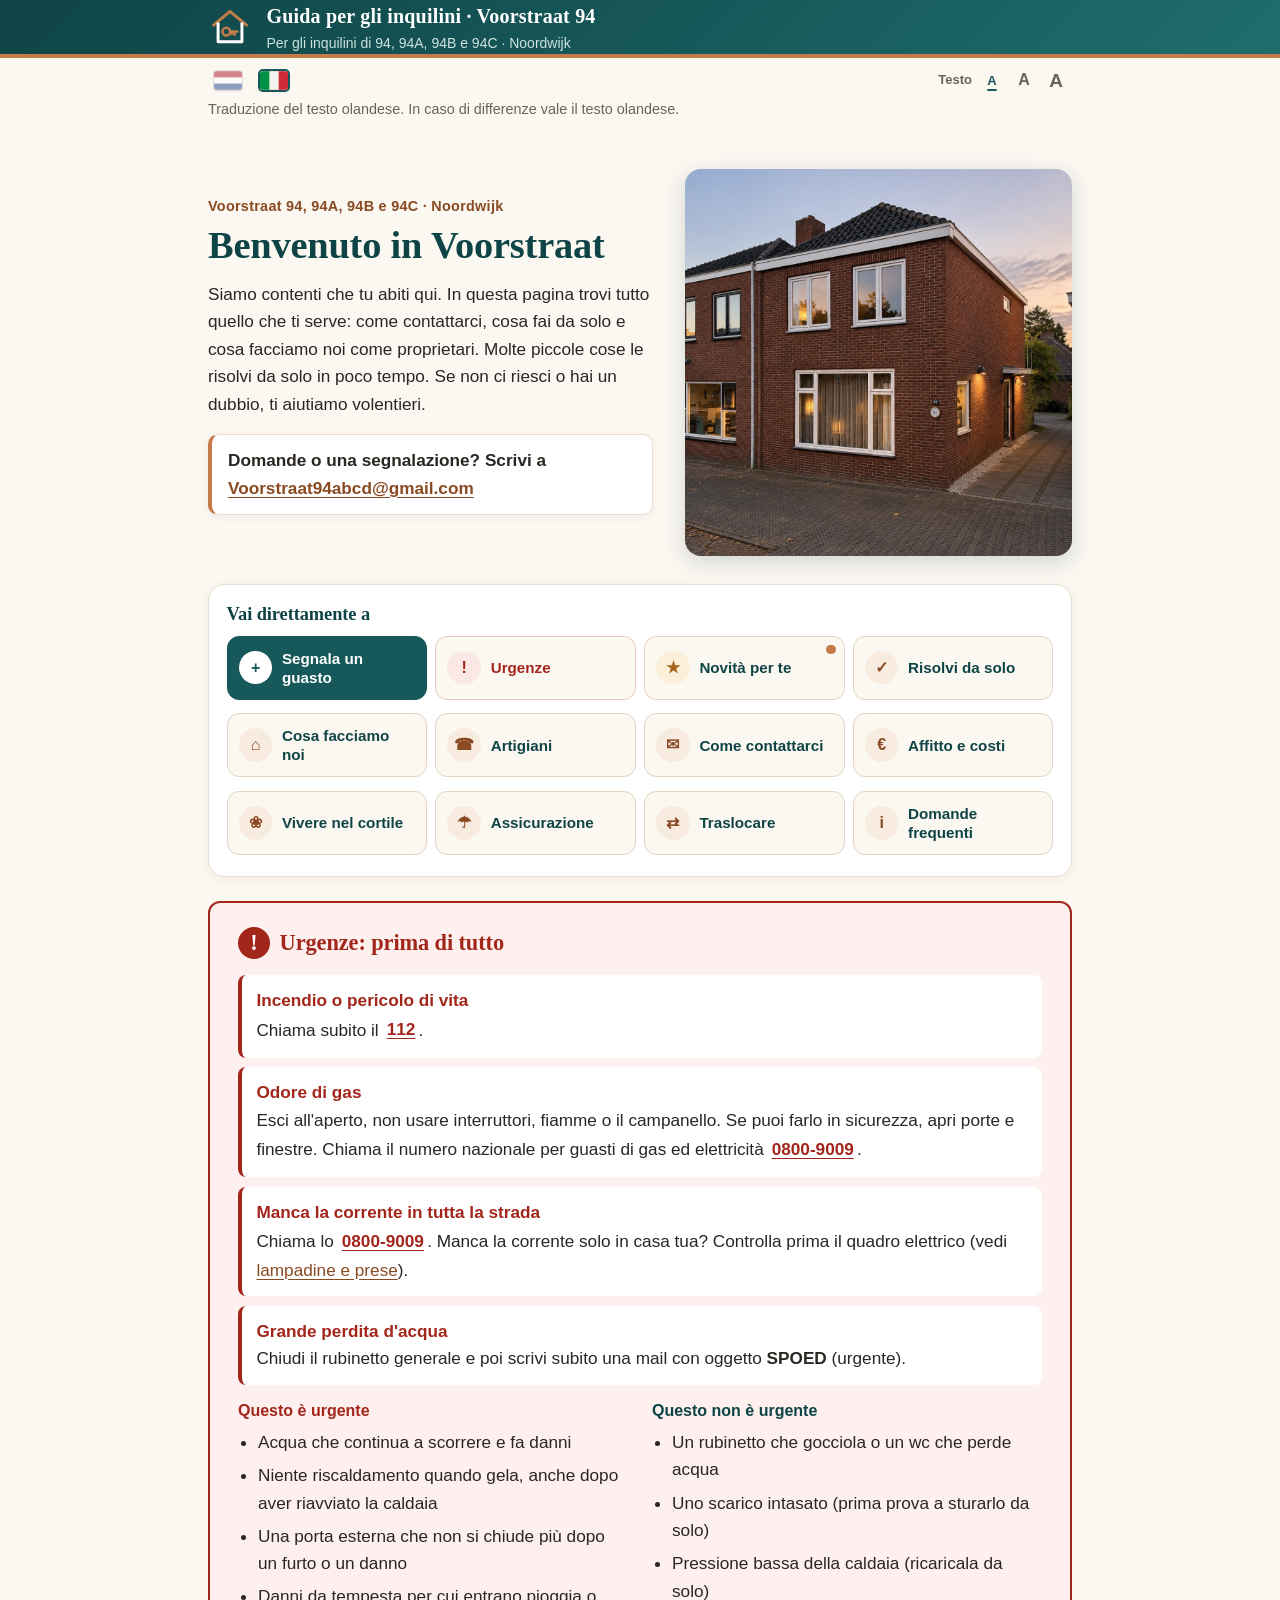
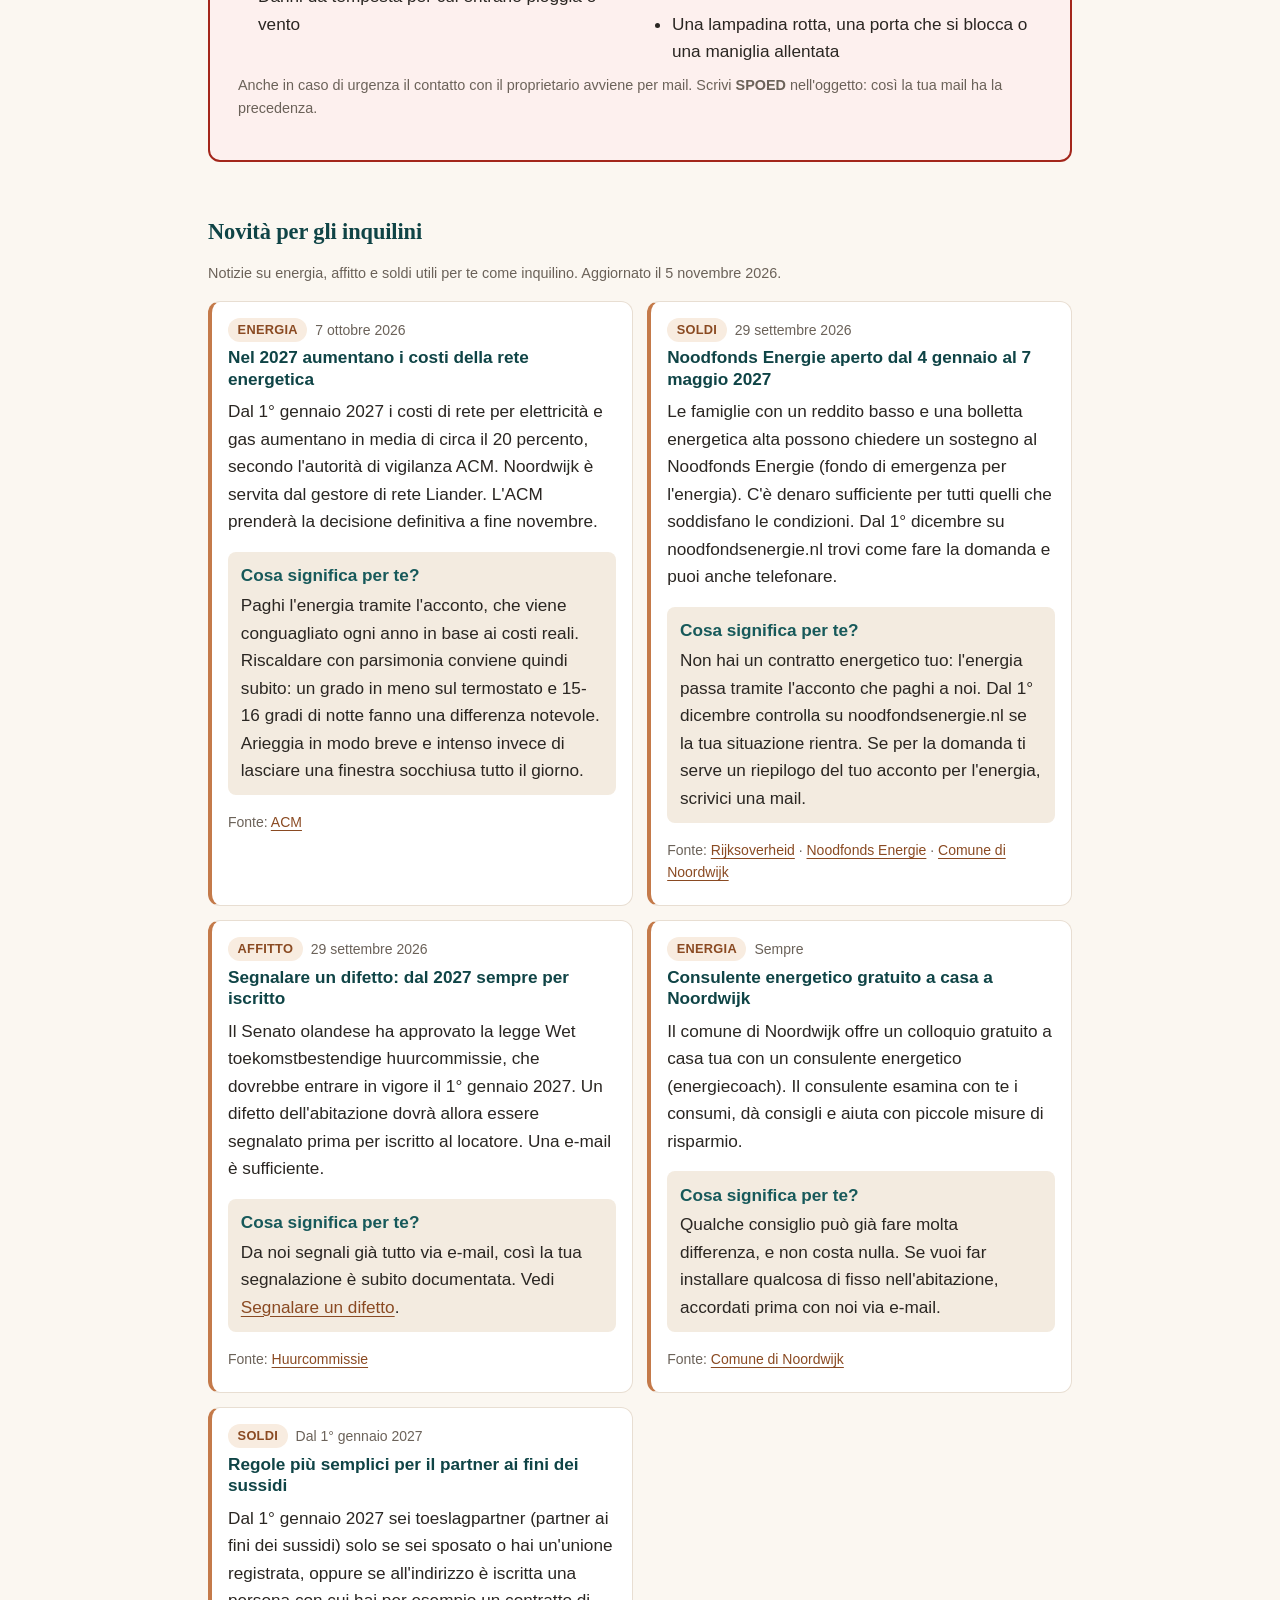
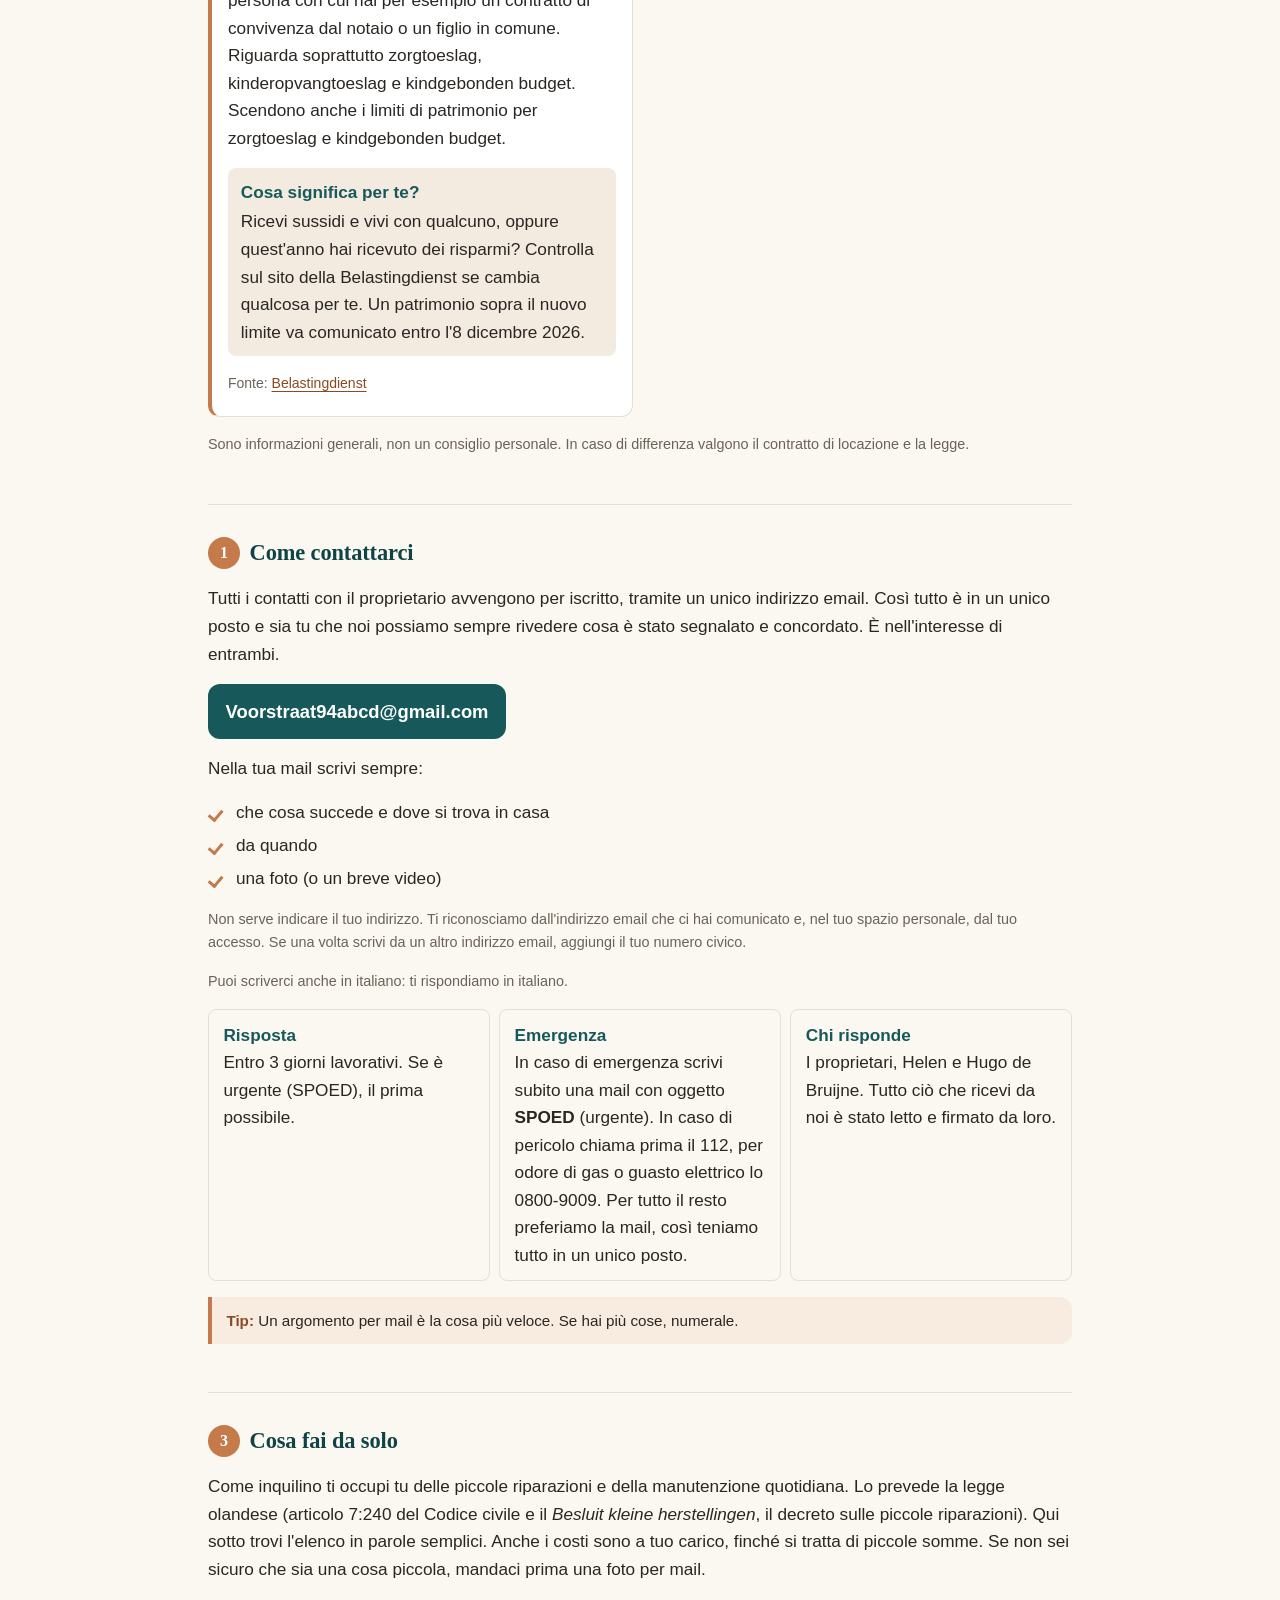
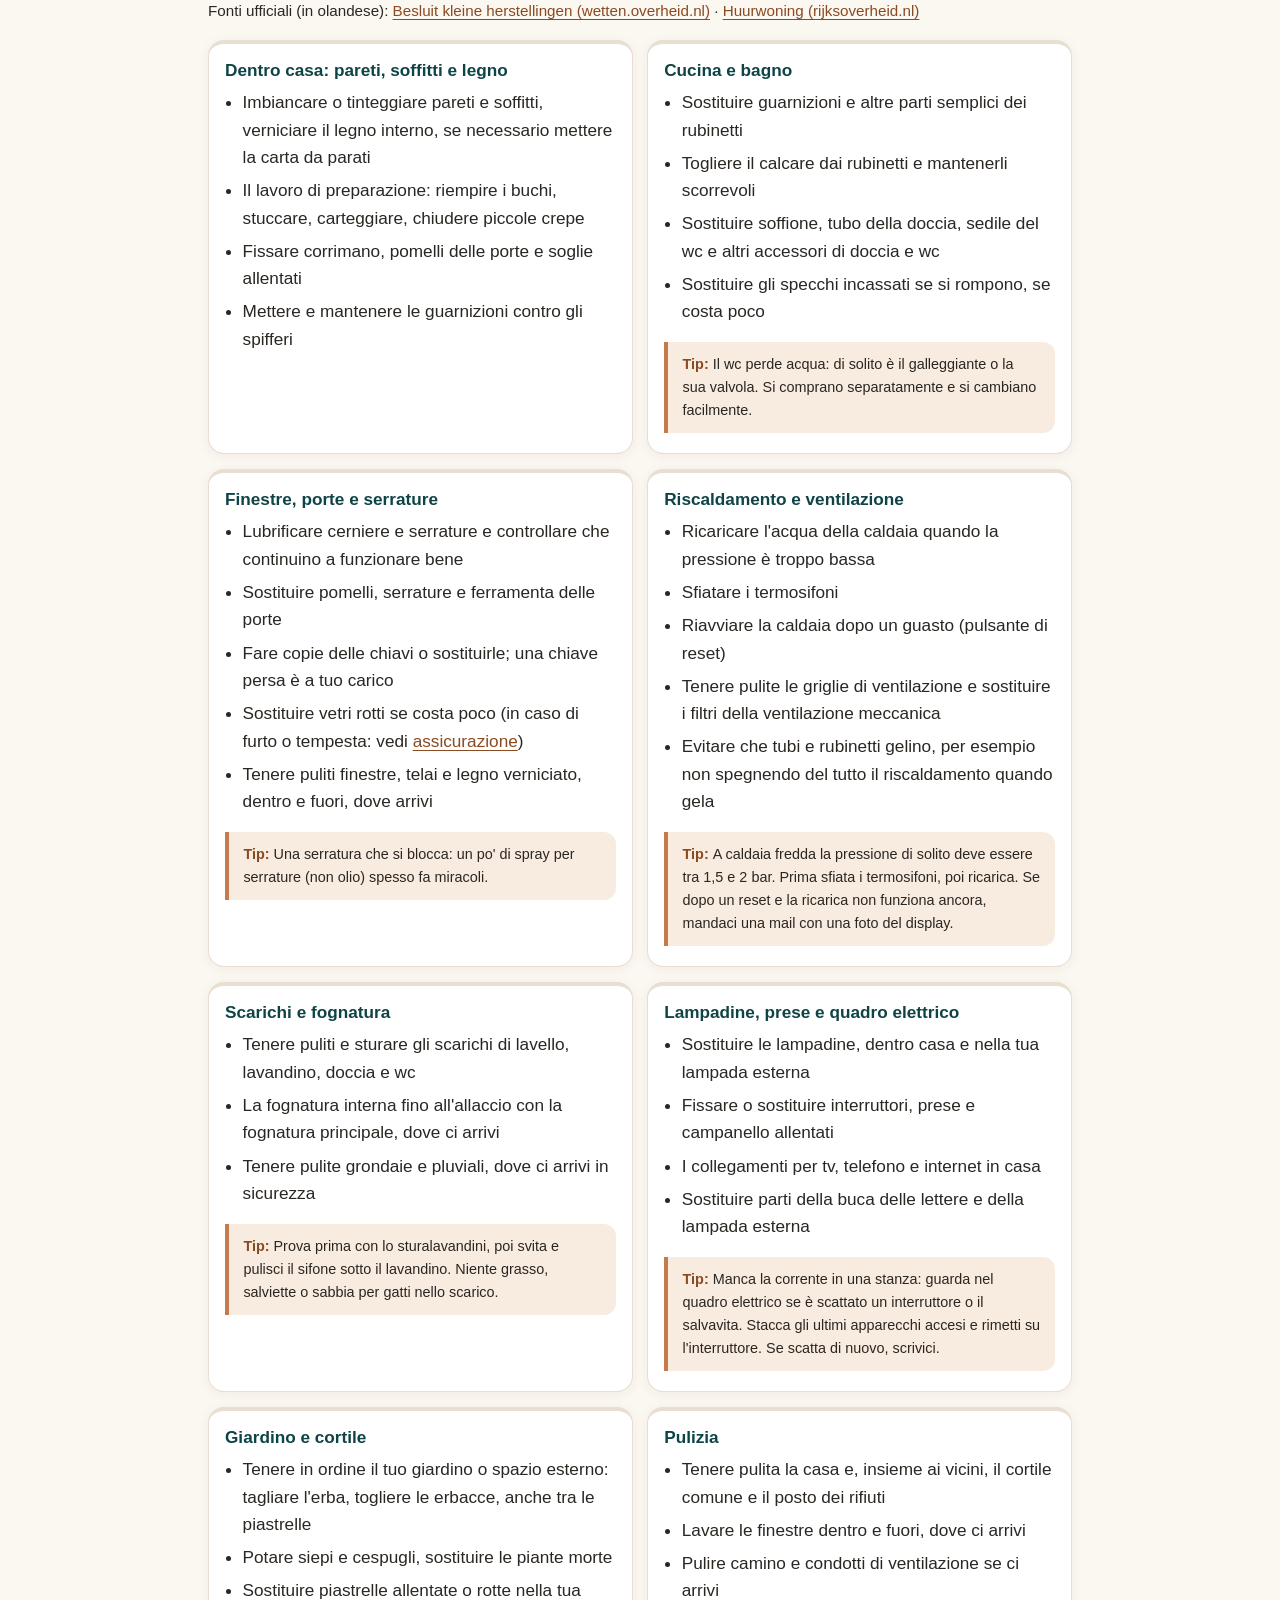
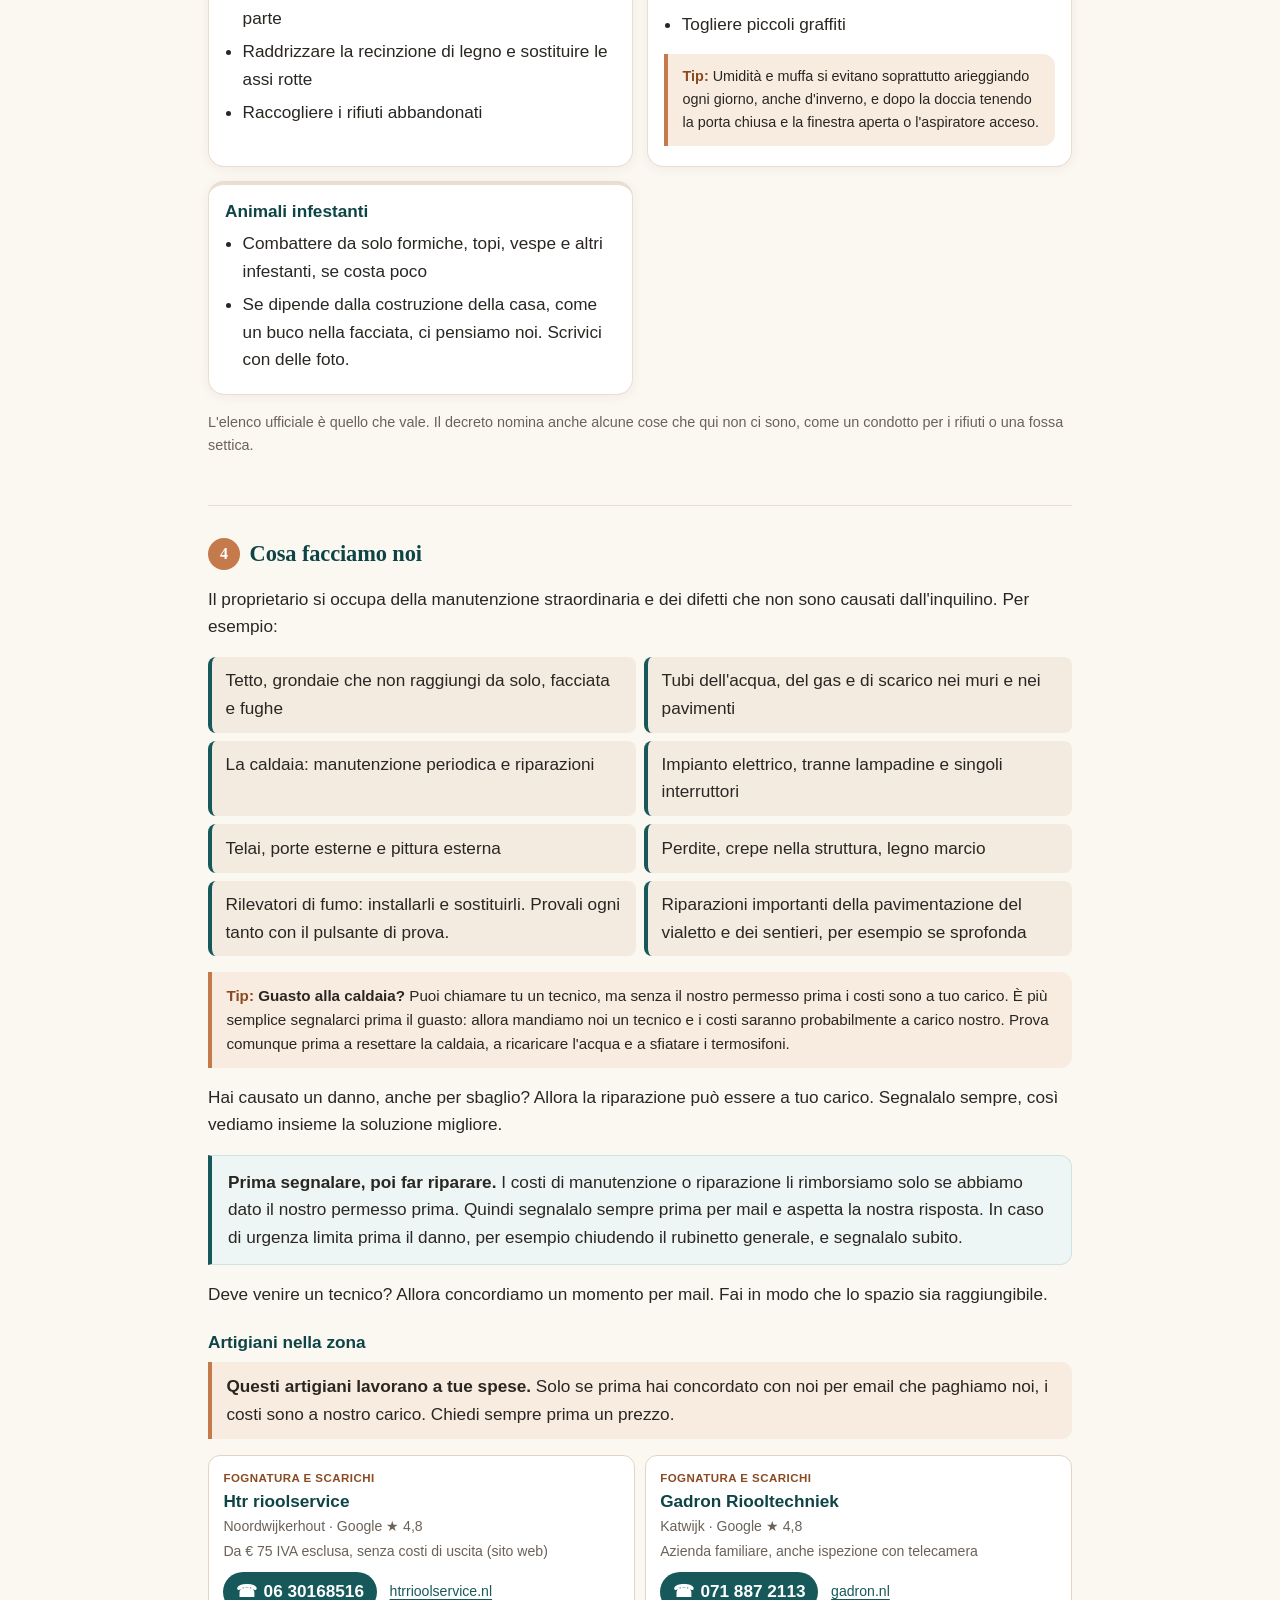
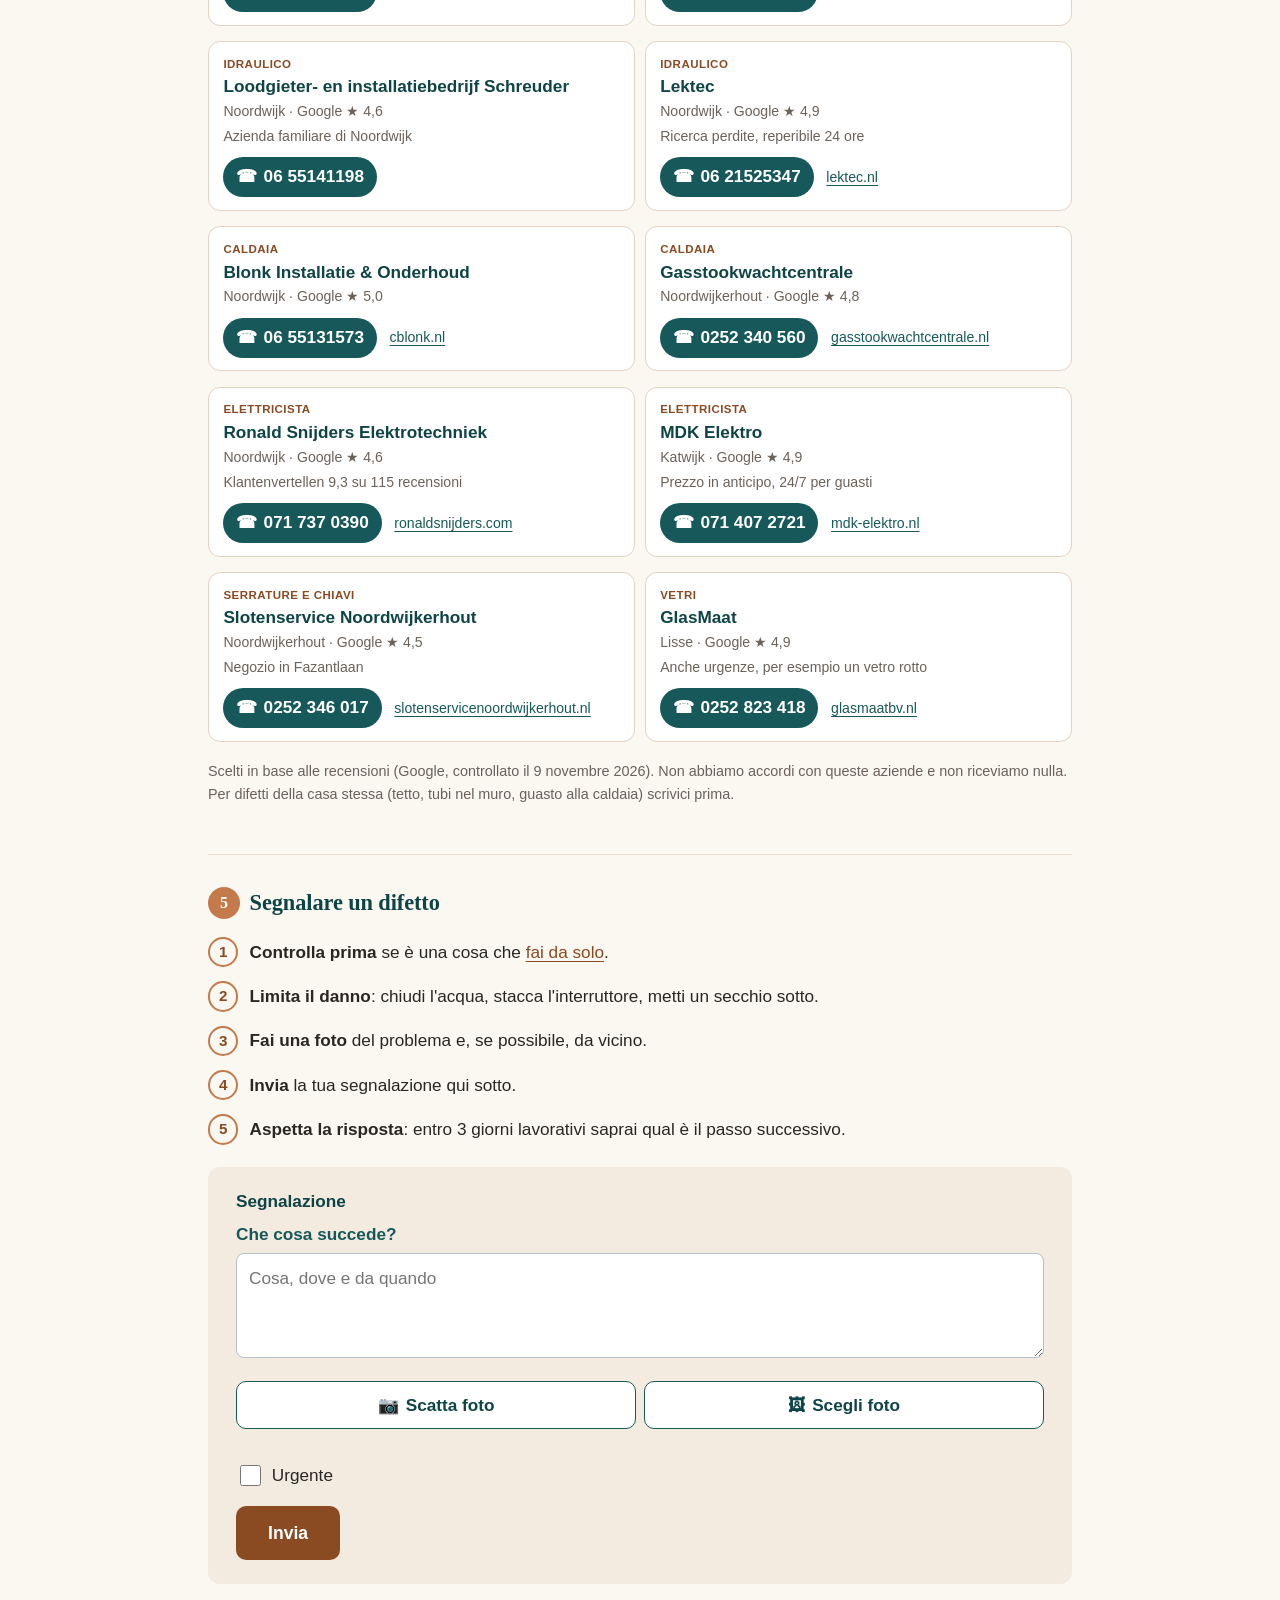
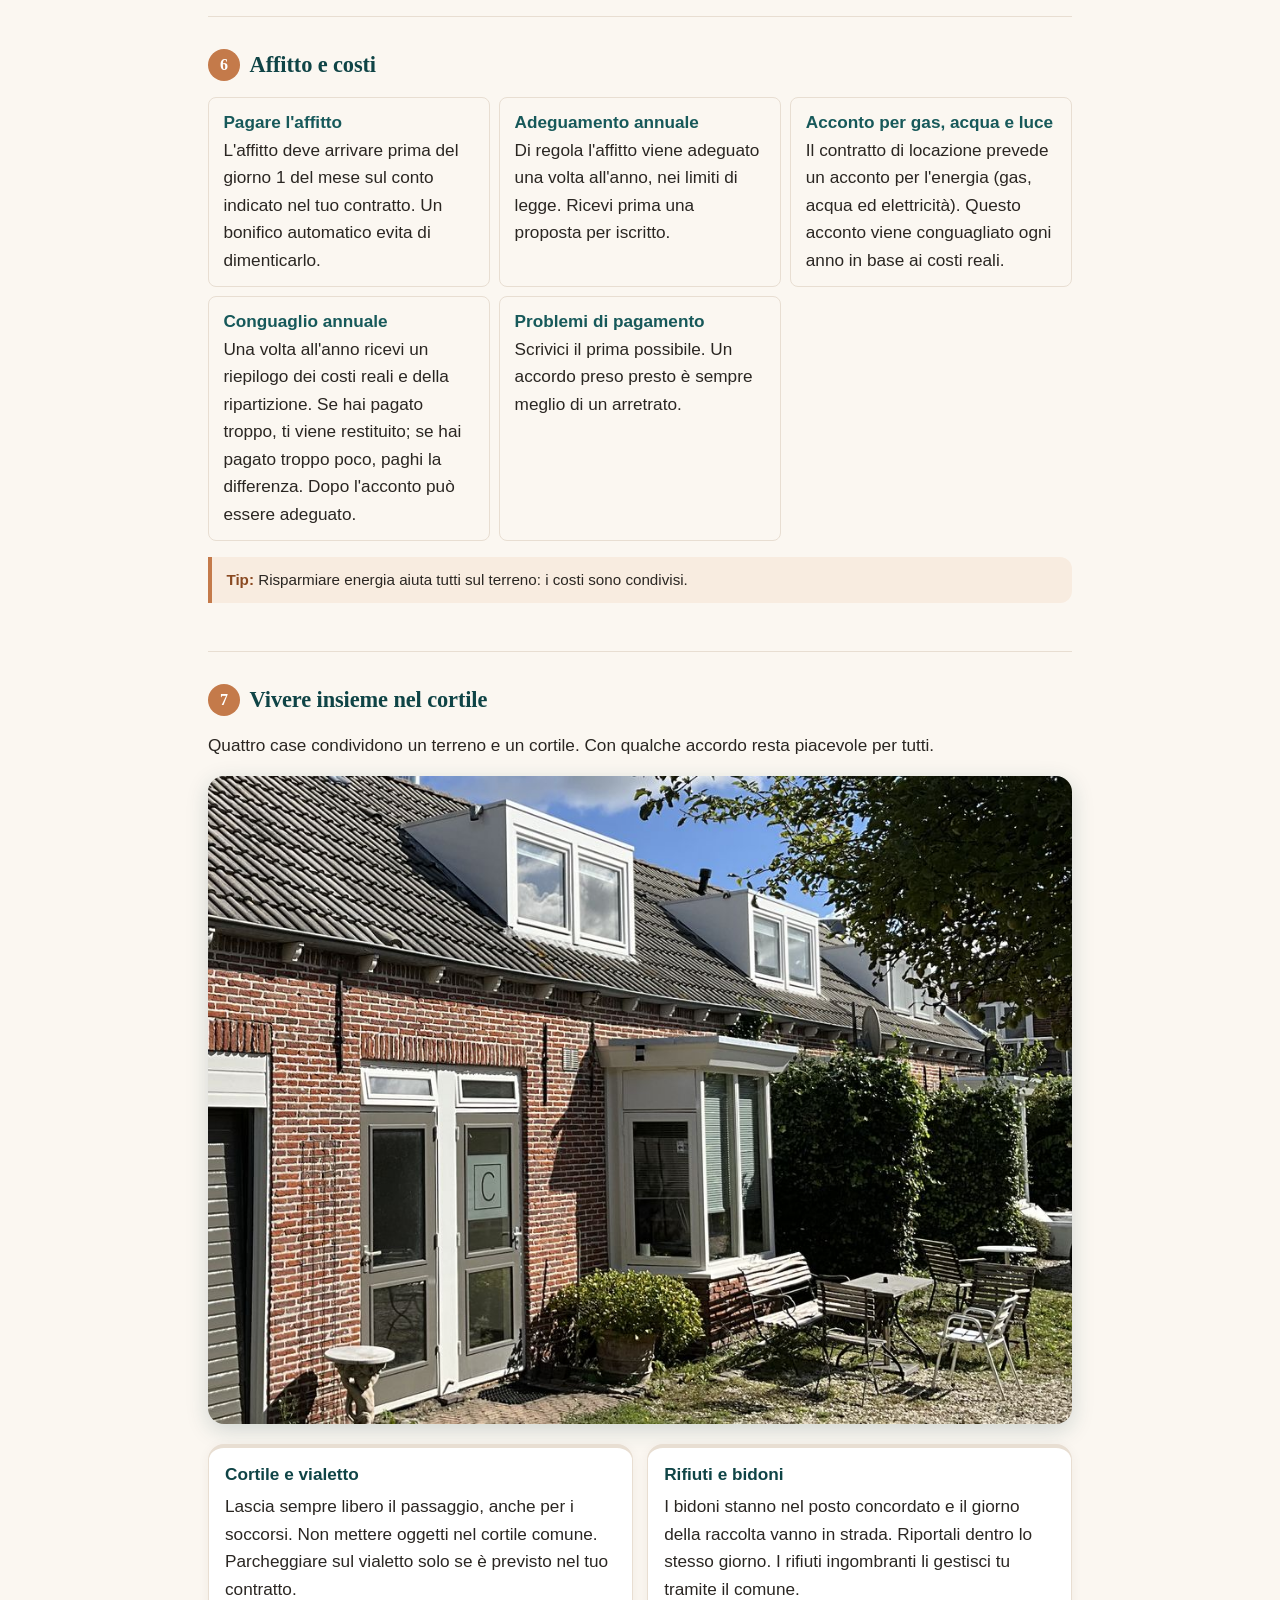
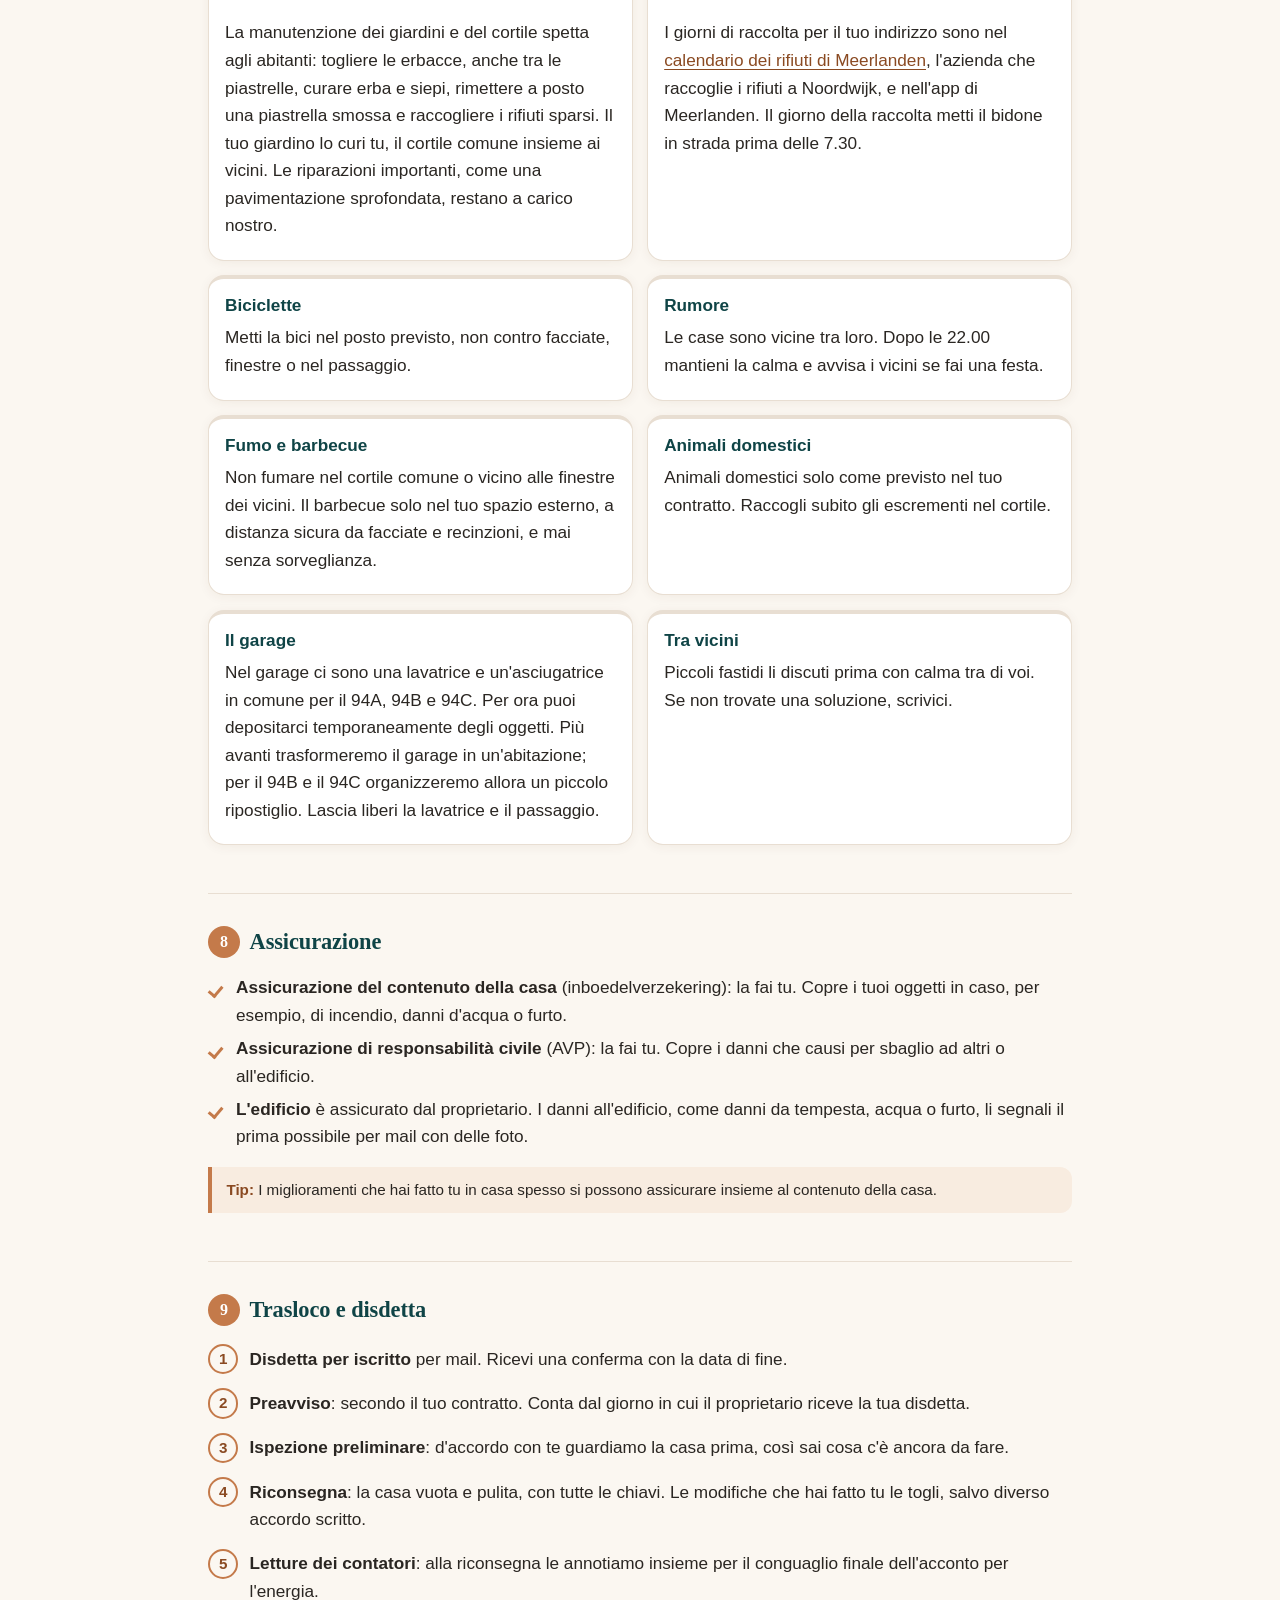
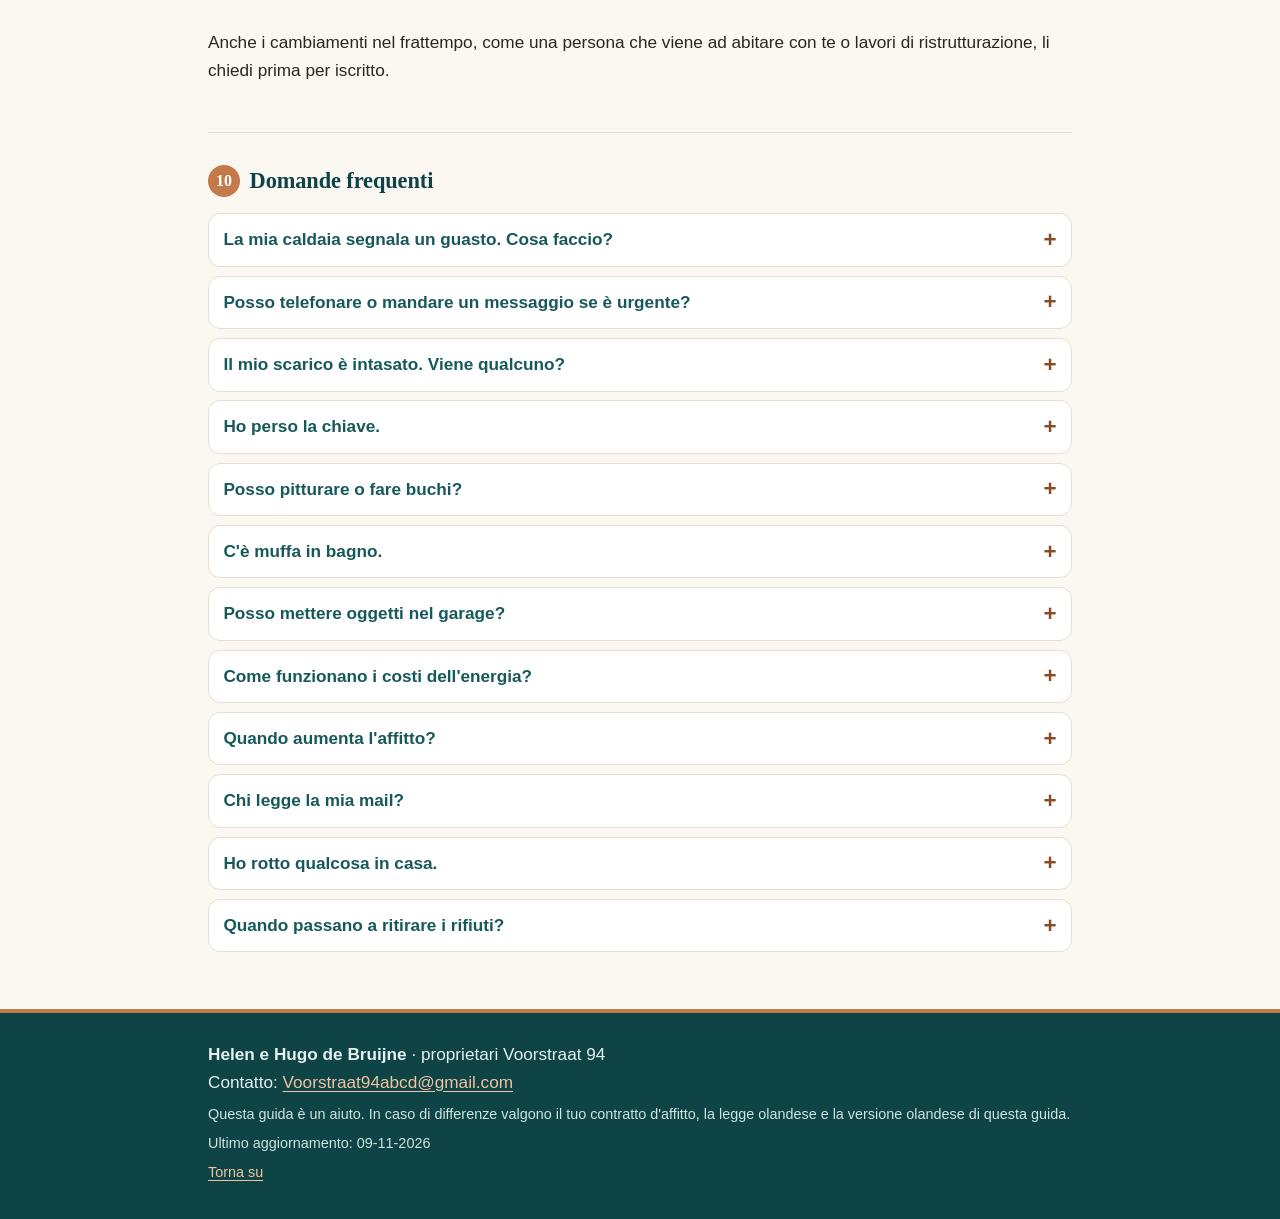
<file: it/index.html>
<!doctype html>
<html lang="it">
<head>
<meta charset="utf-8">
<meta name="viewport" content="width=device-width, initial-scale=1">
<meta name="color-scheme" content="only light">
<meta name="robots" content="noindex, nofollow">
<title>Guida per gli inquilini Voorstraat 94</title>
<meta name="description" content="Regole, cosa fare da soli e come contattarci, per gli inquilini di Voorstraat 94, 94A, 94B e 94C a Noordwijk.">
<link rel="alternate" hreflang="nl" href="../">
<link rel="stylesheet" href="../style.css?v=202611092249">
<script>
  /* Applica subito la dimensione del testo. La scelta resta solo su questo dispositivo. */
  (function () {
    try {
      var g = localStorage.getItem('hw-tekstgrootte');
      if (g === 'groter' || g === 'extra') document.documentElement.classList.add('tekst-' + g);
    } catch (e) {}
  })();
</script>
</head>
<body>
<a class="skip" href="#inhoud">Vai al contenuto</a>

<header class="site-header">
  <div class="wrap header-inner">
    <svg class="logo" viewBox="0 0 48 48" width="44" height="44" aria-hidden="true" focusable="false">
      <path d="M6 22 24 7l18 15" fill="none" stroke="#c27c4a" stroke-width="3.2" stroke-linecap="round" stroke-linejoin="round"/>
      <path d="M11 19v21h26V19" fill="none" stroke="#ffffff" stroke-width="3.2" stroke-linejoin="round"/>
      <circle cx="20" cy="29" r="4.2" fill="none" stroke="#c27c4a" stroke-width="2.8"/>
      <path d="M24 29h8m-3 0v3.5m-3-3.5v2.5" fill="none" stroke="#c27c4a" stroke-width="2.8" stroke-linecap="round"/>
    </svg>
    <div>
      <p class="site-title">Guida per gli inquilini · Voorstraat 94</p>
      <p class="site-sub">Per gli inquilini di 94, 94A, 94B e 94C · Noordwijk</p>
    </div>
  </div>
</header>

<div class="tekstbalk no-print" role="region" aria-label="Lingua e dimensione del testo">
  <div class="wrap tekstbalk-inner">
    <nav class="taalkeuze" aria-label="Lingua">
      <a href="../?taal=nl" data-taal="nl" lang="nl" hreflang="nl" title="Nederlands"><svg class="vlag" viewBox="0 0 30 20" aria-hidden="true"><rect width="30" height="20" fill="#21468B"/><rect width="30" height="13.33" fill="#fff"/><rect width="30" height="6.67" fill="#AE1C28"/></svg><span class="sr-only">Nederlands</span></a>
      <a href="./" data-taal="it" aria-current="page" title="Italiano"><svg class="vlag" viewBox="0 0 30 20" aria-hidden="true"><rect width="30" height="20" fill="#CE2B37"/><rect width="20" height="20" fill="#F4F5F0"/><rect width="10" height="20" fill="#009246"/></svg><span class="sr-only">Italiano</span></a>
    </nav>
    <span class="tekstbalk-label" id="tg-label">Testo</span>
    <div class="tekstknoppen" role="group" aria-labelledby="tg-label">
      <button type="button" class="tg" data-grootte="normaal" aria-pressed="true" aria-label="Testo normale"><span class="tg-a1">A</span><span class="tg-txt">Normale</span></button>
      <button type="button" class="tg" data-grootte="groter" aria-pressed="false" aria-label="Testo più grande"><span class="tg-a2">A</span><span class="tg-txt">Più grande</span></button>
      <button type="button" class="tg" data-grootte="extra" aria-pressed="false" aria-label="Testo molto grande"><span class="tg-a3">A</span><span class="tg-txt">Molto grande</span></button>
    </div>
  </div>
</div>

<main id="inhoud">
  <div class="wrap">
    <p class="small">Traduzione del testo olandese. In caso di differenze vale il testo olandese.</p>

    <section class="intro hero" aria-labelledby="welkom">
      <div class="hero-tekst">
        <p class="hero-kicker">Voorstraat 94, 94A, 94B e 94C · Noordwijk</p>
        <h1 id="welkom">Benvenuto in Voorstraat</h1>
        <p>Siamo contenti che tu abiti qui. In questa pagina trovi tutto quello che ti serve: come contattarci, cosa fai da solo e cosa facciamo noi come proprietari. Molte piccole cose le risolvi da solo in poco tempo. Se non ci riesci o hai un dubbio, ti aiutiamo volentieri.</p>
        <p class="mailline">Domande o una segnalazione? Scrivi a <a href="mailto:Voorstraat94abcd@gmail.com">Voorstraat94abcd@gmail.com</a></p>
      </div>
      <figure class="foto foto-hero">
        <img src="../img/voorkant.jpg?v=202611092249" alt="La facciata di Voorstraat 94: mattoni rossi, infissi bianchi e il vialetto accanto alla porta, con la luce della sera" width="1083" height="1453">
      </figure>
    </section>


    
    <nav class="direct wegwijs" aria-labelledby="direct-titel">
      <h2 id="direct-titel">Vai direttamente a</h2>
      <ul class="tegels tegels-alles">
        <li><a class="tegel tegel-hoofd" href="#melden"><span class="tegel-icoon" aria-hidden="true">+</span><strong>Segnala un guasto</strong></a></li>
        <li><a class="tegel tegel-nood" href="#spoed"><span class="tegel-icoon" aria-hidden="true">!</span><strong>Urgenze</strong></a></li>
        <li><a class="tegel tegel-nieuws" href="#actueel"><span class="tegel-icoon" aria-hidden="true">&#9733;</span><strong>Novità per te</strong></a></li>
        <li><a class="tegel" href="#zelf"><span class="tegel-icoon" aria-hidden="true">&#10003;</span><strong>Risolvi da solo</strong></a></li>
        <li><a class="tegel" href="#wij"><span class="tegel-icoon" aria-hidden="true">&#8962;</span><strong>Cosa facciamo noi</strong></a></li>
        <li><a class="tegel" href="#vakmensen"><span class="tegel-icoon" aria-hidden="true">&#9742;</span><strong>Artigiani</strong></a></li>
        <li><a class="tegel" href="#contact"><span class="tegel-icoon" aria-hidden="true">&#9993;</span><strong>Come contattarci</strong></a></li>
        <li><a class="tegel" href="#huur"><span class="tegel-icoon" aria-hidden="true">&euro;</span><strong>Affitto e costi</strong></a></li>
        <li><a class="tegel" href="#erf"><span class="tegel-icoon" aria-hidden="true">&#10048;</span><strong>Vivere nel cortile</strong></a></li>
        <li><a class="tegel" href="#verzekering"><span class="tegel-icoon" aria-hidden="true">&#9730;</span><strong>Assicurazione</strong></a></li>
        <li><a class="tegel" href="#verhuizen"><span class="tegel-icoon" aria-hidden="true">&#8644;</span><strong>Traslocare</strong></a></li>
        <li><a class="tegel" href="#faq"><span class="tegel-icoon" aria-hidden="true">i</span><strong>Domande frequenti</strong></a></li>
      </ul>
    </nav>

    
    <section id="spoed" class="urgent" aria-labelledby="spoed-titel">
      <h2 id="spoed-titel"><span class="urgent-icon" aria-hidden="true">!</span> Urgenze: prima di tutto</h2>
      <ul class="urgent-list">
        <li><span class="u-title">Incendio o pericolo di vita</span> Chiama subito il <a class="tel" href="tel:112">112</a>.</li>
        <li><span class="u-title">Odore di gas</span> Esci all'aperto, non usare interruttori, fiamme o il campanello. Se puoi farlo in sicurezza, apri porte e finestre. Chiama il numero nazionale per guasti di gas ed elettricità <a class="tel" href="tel:08009009">0800-9009</a>.</li>
        <li><span class="u-title">Manca la corrente in tutta la strada</span> Chiama lo <a class="tel" href="tel:08009009">0800-9009</a>. Manca la corrente solo in casa tua? Controlla prima il quadro elettrico (vedi <a href="#zelf-elektra">lampadine e prese</a>).</li>
        <li><span class="u-title">Grande perdita d'acqua</span> Chiudi il rubinetto generale e poi scrivi subito una mail con oggetto <strong>SPOED</strong> (urgente).</li>
      </ul>
      <div class="two-col">
        <div>
          <h3 class="kop-spoed">Questo è urgente</h3>
          <ul>
            <li>Acqua che continua a scorrere e fa danni</li>
            <li>Niente riscaldamento quando gela, anche dopo aver riavviato la caldaia</li>
            <li>Una porta esterna che non si chiude più dopo un furto o un danno</li>
            <li>Danni da tempesta per cui entrano pioggia o vento</li>
          </ul>
        </div>
        <div>
          <h3 class="kop-geen-spoed">Questo non è urgente</h3>
          <ul>
            <li>Un rubinetto che gocciola o un wc che perde acqua</li>
            <li>Uno scarico intasato (prima prova a sturarlo da solo)</li>
            <li>Pressione bassa della caldaia (ricaricala da solo)</li>
            <li>Una lampadina rotta, una porta che si blocca o una maniglia allentata</li>
          </ul>
        </div>
      </div>
      <p class="small">Anche in caso di urgenza il contatto con il proprietario avviene per mail. Scrivi <strong>SPOED</strong> nell'oggetto: così la tua mail ha la precedenza.</p>
    </section>

    
    <section id="actueel" class="actueel" aria-labelledby="actueel-titel">
      <h2 id="actueel-titel">Novità per gli inquilini</h2>
      <p class="small">Notizie su energia, affitto e soldi utili per te come inquilino. Aggiornato il 5 novembre 2026.</p>
      <div class="nieuws">
        <article class="bericht">
          <p class="bericht-meta"><span class="label">Energia</span> <time datetime="2026-10-07">7 ottobre 2026</time></p>
          <h3>Nel 2027 aumentano i costi della rete energetica</h3>
          <p>Dal 1° gennaio 2027 i costi di rete per elettricità e gas aumentano in media di circa il 20 percento, secondo l'autorità di vigilanza ACM. Noordwijk è servita dal gestore di rete Liander. L'ACM prenderà la decisione definitiva a fine novembre.</p>
          <p class="voor-jou"><strong>Cosa significa per te?</strong> Paghi l'energia tramite l'acconto, che viene conguagliato ogni anno in base ai costi reali. Riscaldare con parsimonia conviene quindi subito: un grado in meno sul termostato e 15-16 gradi di notte fanno una differenza notevole. Arieggia in modo breve e intenso invece di lasciare una finestra socchiusa tutto il giorno.</p>
          <p class="bron">Fonte: <a href="https://www.acm.nl/nl/publicaties/acm-huishoudens-betalen-2027-gemiddeld-jaar-eur89-meer-voor-transport-elektriciteit-en-eur52-meer-voor-gastransport" target="_blank" rel="noopener">ACM</a></p>
        </article>
        <article class="bericht">
          <p class="bericht-meta"><span class="label">Soldi</span> <time datetime="2026-09-29">29 settembre 2026</time></p>
          <h3>Noodfonds Energie aperto dal 4 gennaio al 7 maggio 2027</h3>
          <p>Le famiglie con un reddito basso e una bolletta energetica alta possono chiedere un sostegno al Noodfonds Energie (fondo di emergenza per l'energia). C'è denaro sufficiente per tutti quelli che soddisfano le condizioni. Dal 1° dicembre su noodfondsenergie.nl trovi come fare la domanda e puoi anche telefonare.</p>
          <p class="voor-jou"><strong>Cosa significa per te?</strong> Non hai un contratto energetico tuo: l'energia passa tramite l'acconto che paghi a noi. Dal 1° dicembre controlla su noodfondsenergie.nl se la tua situazione rientra. Se per la domanda ti serve un riepilogo del tuo acconto per l'energia, scrivici una mail.</p>
          <p class="bron">Fonte: <a href="https://www.rijksoverheid.nl/actueel/nieuws/2026/09/29/noodfonds-energie-gaat-open" target="_blank" rel="noopener">Rijksoverheid</a> · <a href="https://www.noodfondsenergie.nl/" target="_blank" rel="noopener">Noodfonds Energie</a> · <a href="https://www.noordwijk.nl/direct-regelen/tijdelijk-noodfonds-energie/" target="_blank" rel="noopener">Comune di Noordwijk</a></p>
        </article>
        <article class="bericht">
          <p class="bericht-meta"><span class="label">Affitto</span> <time datetime="2026-09-29">29 settembre 2026</time></p>
          <h3>Segnalare un difetto: dal 2027 sempre per iscritto</h3>
          <p>Il Senato olandese ha approvato la legge Wet toekomstbestendige huurcommissie, che dovrebbe entrare in vigore il 1° gennaio 2027. Un difetto dell'abitazione dovrà allora essere segnalato prima per iscritto al locatore. Una e-mail è sufficiente.</p>
          <p class="voor-jou"><strong>Cosa significa per te?</strong> Da noi segnali già tutto via e-mail, così la tua segnalazione è subito documentata. Vedi <a href="#melden">Segnalare un difetto</a>.</p>
          <p class="bron">Fonte: <a href="https://www.huurcommissie.nl/actueel/nieuws/2026/09/29/eerste-kamer-stemt-in-met-wet-toekomstbestendige-huurcommissie" target="_blank" rel="noopener">Huurcommissie</a></p>
        </article>
        <article class="bericht">
          <p class="bericht-meta"><span class="label">Energia</span> <span>Sempre</span></p>
          <h3>Consulente energetico gratuito a casa a Noordwijk</h3>
          <p>Il comune di Noordwijk offre un colloquio gratuito a casa tua con un consulente energetico (energiecoach). Il consulente esamina con te i consumi, dà consigli e aiuta con piccole misure di risparmio.</p>
          <p class="voor-jou"><strong>Cosa significa per te?</strong> Qualche consiglio può già fare molta differenza, e non costa nulla. Se vuoi far installare qualcosa di fisso nell'abitazione, accordati prima con noi via e-mail.</p>
          <p class="bron">Fonte: <a href="https://www.noordwijk.nl/onderwerp/duurzaamheid-en-energie/energiebesparing/energiebesparing-inwoners/investeren-in-verduurzaming/" target="_blank" rel="noopener">Comune di Noordwijk</a></p>
        </article>
        <article class="bericht">
          <p class="bericht-meta"><span class="label">Soldi</span> <span>Dal 1° gennaio 2027</span></p>
          <h3>Regole più semplici per il partner ai fini dei sussidi</h3>
          <p>Dal 1° gennaio 2027 sei toeslagpartner (partner ai fini dei sussidi) solo se sei sposato o hai un'unione registrata, oppure se all'indirizzo è iscritta una persona con cui hai per esempio un contratto di convivenza dal notaio o un figlio in comune. Riguarda soprattutto zorgtoeslag, kinderopvangtoeslag e kindgebonden budget. Scendono anche i limiti di patrimonio per zorgtoeslag e kindgebonden budget.</p>
          <p class="voor-jou"><strong>Cosa significa per te?</strong> Ricevi sussidi e vivi con qualcuno, oppure quest'anno hai ricevuto dei risparmi? Controlla sul sito della Belastingdienst se cambia qualcosa per te. Un patrimonio sopra il nuovo limite va comunicato entro l'8 dicembre 2026.</p>
          <p class="bron">Fonte: <a href="https://kennisnetwerk-belastingen-toeslagen.nl/vanaf-2027-lagere-vermogensgrenzen-zorgtoeslag-kindgebonden-budget-eenvoudigere-regels-toeslagpartners" target="_blank" rel="noopener">Belastingdienst</a></p>
        </article>
      </div>
      <p class="small">Sono informazioni generali, non un consiglio personale. In caso di differenza valgono il contratto di locazione e la legge.</p>
    </section>

    

    
    <section id="contact" aria-labelledby="contact-titel">
      <h2 id="contact-titel"><span class="num">1</span> Come contattarci</h2>
      <p>Tutti i contatti con il proprietario avvengono per iscritto, tramite un unico indirizzo email. Così tutto è in un unico posto e sia tu che noi possiamo sempre rivedere cosa è stato segnalato e concordato. È nell'interesse di entrambi.</p>
      <p class="mailbox"><a href="mailto:Voorstraat94abcd@gmail.com">Voorstraat94abcd@gmail.com</a></p>
      <p>Nella tua mail scrivi sempre:</p>
      <ul class="checks">
        <li>che cosa succede e dove si trova in casa</li>
        <li>da quando</li>
        <li>una foto (o un breve video)</li>
      </ul>
      <p class="small">Non serve indicare il tuo indirizzo. Ti riconosciamo dall'indirizzo email che ci hai comunicato e, nel tuo spazio personale, dal tuo accesso. Se una volta scrivi da un altro indirizzo email, aggiungi il tuo numero civico.</p>
      <p class="small">Puoi scriverci anche in italiano: ti rispondiamo in italiano.</p>
      <dl class="facts">
        <div><dt>Risposta</dt><dd>Entro 3 giorni lavorativi. Se è urgente (SPOED), il prima possibile.</dd></div>
        <div><dt>Emergenza</dt><dd>In caso di emergenza scrivi subito una mail con oggetto <strong>SPOED</strong> (urgente). In caso di pericolo chiama prima il 112, per odore di gas o guasto elettrico lo 0800-9009. Per tutto il resto preferiamo la mail, così teniamo tutto in un unico posto.</dd></div>
        <div><dt>Chi risponde</dt><dd>I proprietari, Helen e Hugo de Bruijne. Tutto ciò che ricevi da noi è stato letto e firmato da loro.</dd></div>
      </dl>
      <p class="tip">Un argomento per mail è la cosa più veloce. Se hai più cose, numerale.</p>
    </section>

    
    <section id="zelf" aria-labelledby="zelf-titel">
      <h2 id="zelf-titel"><span class="num">3</span> Cosa fai da solo</h2>
      <p>Come inquilino ti occupi tu delle piccole riparazioni e della manutenzione quotidiana. Lo prevede la legge olandese (articolo 7:240 del Codice civile e il <em>Besluit kleine herstellingen</em>, il decreto sulle piccole riparazioni). Qui sotto trovi l'elenco in parole semplici. Anche i costi sono a tuo carico, finché si tratta di piccole somme. Se non sei sicuro che sia una cosa piccola, mandaci prima una foto per mail.</p>
      <p class="sources">Fonti ufficiali (in olandese): <a href="https://wetten.overheid.nl/BWBR0014931/2003-08-01" rel="noopener">Besluit kleine herstellingen (wetten.overheid.nl)</a> · <a href="https://www.rijksoverheid.nl/onderwerpen/huurwoning" rel="noopener">Huurwoning (rijksoverheid.nl)</a></p>

      <div class="cards">
        <article class="card">
          <h3>Dentro casa: pareti, soffitti e legno</h3>
          <ul>
            <li>Imbiancare o tinteggiare pareti e soffitti, verniciare il legno interno, se necessario mettere la carta da parati</li>
            <li>Il lavoro di preparazione: riempire i buchi, stuccare, carteggiare, chiudere piccole crepe</li>
            <li>Fissare corrimano, pomelli delle porte e soglie allentati</li>
            <li>Mettere e mantenere le guarnizioni contro gli spifferi</li>
          </ul>
        </article>

        <article class="card">
          <h3>Cucina e bagno</h3>
          <ul>
            <li>Sostituire guarnizioni e altre parti semplici dei rubinetti</li>
            <li>Togliere il calcare dai rubinetti e mantenerli scorrevoli</li>
            <li>Sostituire soffione, tubo della doccia, sedile del wc e altri accessori di doccia e wc</li>
            <li>Sostituire gli specchi incassati se si rompono, se costa poco</li>
          </ul>
          <p class="tip">Il wc perde acqua: di solito è il galleggiante o la sua valvola. Si comprano separatamente e si cambiano facilmente.</p>
        </article>

        <article class="card">
          <h3>Finestre, porte e serrature</h3>
          <ul>
            <li>Lubrificare cerniere e serrature e controllare che continuino a funzionare bene</li>
            <li>Sostituire pomelli, serrature e ferramenta delle porte</li>
            <li>Fare copie delle chiavi o sostituirle; una chiave persa è a tuo carico</li>
            <li>Sostituire vetri rotti se costa poco (in caso di furto o tempesta: vedi <a href="#verzekering">assicurazione</a>)</li>
            <li>Tenere puliti finestre, telai e legno verniciato, dentro e fuori, dove arrivi</li>
          </ul>
          <p class="tip">Una serratura che si blocca: un po' di spray per serrature (non olio) spesso fa miracoli.</p>
        </article>

        <article class="card">
          <h3>Riscaldamento e ventilazione</h3>
          <ul>
            <li>Ricaricare l'acqua della caldaia quando la pressione è troppo bassa</li>
            <li>Sfiatare i termosifoni</li>
            <li>Riavviare la caldaia dopo un guasto (pulsante di reset)</li>
            <li>Tenere pulite le griglie di ventilazione e sostituire i filtri della ventilazione meccanica</li>
            <li>Evitare che tubi e rubinetti gelino, per esempio non spegnendo del tutto il riscaldamento quando gela</li>
          </ul>
          <p class="tip">A caldaia fredda la pressione di solito deve essere tra 1,5 e 2 bar. Prima sfiata i termosifoni, poi ricarica. Se dopo un reset e la ricarica non funziona ancora, mandaci una mail con una foto del display.</p>
        </article>

        <article class="card">
          <h3>Scarichi e fognatura</h3>
          <ul>
            <li>Tenere puliti e sturare gli scarichi di lavello, lavandino, doccia e wc</li>
            <li>La fognatura interna fino all'allaccio con la fognatura principale, dove ci arrivi</li>
            <li>Tenere pulite grondaie e pluviali, dove ci arrivi in sicurezza</li>
          </ul>
          <p class="tip">Prova prima con lo sturalavandini, poi svita e pulisci il sifone sotto il lavandino. Niente grasso, salviette o sabbia per gatti nello scarico.</p>
        </article>

        <article class="card" id="zelf-elektra">
          <h3>Lampadine, prese e quadro elettrico</h3>
          <ul>
            <li>Sostituire le lampadine, dentro casa e nella tua lampada esterna</li>
            <li>Fissare o sostituire interruttori, prese e campanello allentati</li>
            <li>I collegamenti per tv, telefono e internet in casa</li>
            <li>Sostituire parti della buca delle lettere e della lampada esterna</li>
          </ul>
          <p class="tip">Manca la corrente in una stanza: guarda nel quadro elettrico se è scattato un interruttore o il salvavita. Stacca gli ultimi apparecchi accesi e rimetti su l'interruttore. Se scatta di nuovo, scrivici.</p>
        </article>

        <article class="card">
          <h3>Giardino e cortile</h3>
          <ul>
            <li>Tenere in ordine il tuo giardino o spazio esterno: tagliare l'erba, togliere le erbacce, anche tra le piastrelle</li>
            <li>Potare siepi e cespugli, sostituire le piante morte</li>
            <li>Sostituire piastrelle allentate o rotte nella tua parte</li>
            <li>Raddrizzare la recinzione di legno e sostituire le assi rotte</li>
            <li>Raccogliere i rifiuti abbandonati</li>
          </ul>
        </article>

        <article class="card">
          <h3>Pulizia</h3>
          <ul>
            <li>Tenere pulita la casa e, insieme ai vicini, il cortile comune e il posto dei rifiuti</li>
            <li>Lavare le finestre dentro e fuori, dove ci arrivi</li>
            <li>Pulire camino e condotti di ventilazione se ci arrivi</li>
            <li>Togliere piccoli graffiti</li>
          </ul>
          <p class="tip">Umidità e muffa si evitano soprattutto arieggiando ogni giorno, anche d'inverno, e dopo la doccia tenendo la porta chiusa e la finestra aperta o l'aspiratore acceso.</p>
        </article>

        <article class="card">
          <h3>Animali infestanti</h3>
          <ul>
            <li>Combattere da solo formiche, topi, vespe e altri infestanti, se costa poco</li>
            <li>Se dipende dalla costruzione della casa, come un buco nella facciata, ci pensiamo noi. Scrivici con delle foto.</li>
          </ul>
        </article>
      </div>
      <p class="small">L'elenco ufficiale è quello che vale. Il decreto nomina anche alcune cose che qui non ci sono, come un condotto per i rifiuti o una fossa settica.</p>
    </section>

    
    <section id="wij" aria-labelledby="wij-titel">
      <h2 id="wij-titel"><span class="num">4</span> Cosa facciamo noi</h2>
      <p>Il proprietario si occupa della manutenzione straordinaria e dei difetti che non sono causati dall'inquilino. Per esempio:</p>
      <ul class="grid-list">
        <li>Tetto, grondaie che non raggiungi da solo, facciata e fughe</li>
        <li>Tubi dell'acqua, del gas e di scarico nei muri e nei pavimenti</li>
        <li>La caldaia: manutenzione periodica e riparazioni</li>
        <li>Impianto elettrico, tranne lampadine e singoli interruttori</li>
        <li>Telai, porte esterne e pittura esterna</li>
        <li>Perdite, crepe nella struttura, legno marcio</li>
        <li>Rilevatori di fumo: installarli e sostituirli. Provali ogni tanto con il pulsante di prova.</li>
        <li>Riparazioni importanti della pavimentazione del vialetto e dei sentieri, per esempio se sprofonda</li>
      </ul>
      <p class="tip"><strong>Guasto alla caldaia?</strong> Puoi chiamare tu un tecnico, ma senza il nostro permesso prima i costi sono a tuo carico. È più semplice segnalarci prima il guasto: allora mandiamo noi un tecnico e i costi saranno probabilmente a carico nostro. Prova comunque prima a resettare la caldaia, a ricaricare l'acqua e a sfiatare i termosifoni.</p>
      <p>Hai causato un danno, anche per sbaglio? Allora la riparazione può essere a tuo carico. Segnalalo sempre, così vediamo insieme la soluzione migliore.</p>
      <p class="let-op"><strong>Prima segnalare, poi far riparare.</strong> I costi di manutenzione o riparazione li rimborsiamo solo se abbiamo dato il nostro permesso prima. Quindi segnalalo sempre prima per mail e aspetta la nostra risposta. In caso di urgenza limita prima il danno, per esempio chiudendo il rubinetto generale, e segnalalo subito.</p>
      <p>Deve venire un tecnico? Allora concordiamo un momento per mail. Fai in modo che lo spazio sia raggiungibile.</p>
      <div class="vakmensen" id="vakmensen" aria-labelledby="vm-titel">
        <h3 id="vm-titel">Artigiani nella zona</h3>
        <p class="vm-let-op"><strong>Questi artigiani lavorano a tue spese.</strong> Solo se prima hai concordato con noi per email che paghiamo noi, i costi sono a nostro carico. Chiedi sempre prima un prezzo.</p>
        <ul class="vm-lijst">
          <li class="vm-kaart"><span class="vm-cat">Fognatura e scarichi</span><strong>Htr rioolservice</strong><span class="vm-meta">Noordwijkerhout · Google ★ 4,8</span><span class="vm-extra">Da € 75 IVA esclusa, senza costi di uscita (sito web)</span><span class="vm-acties"><a class="vm-tel" href="tel:+31630168516">06 30168516</a><a class="vm-web" href="https://htrrioolservice.nl" target="_blank" rel="noopener">htrrioolservice.nl</a></span></li>
          <li class="vm-kaart"><span class="vm-cat">Fognatura e scarichi</span><strong>Gadron Riooltechniek</strong><span class="vm-meta">Katwijk · Google ★ 4,8</span><span class="vm-extra">Azienda familiare, anche ispezione con telecamera</span><span class="vm-acties"><a class="vm-tel" href="tel:+31718872113">071 887 2113</a><a class="vm-web" href="https://gadron.nl" target="_blank" rel="noopener">gadron.nl</a></span></li>
          <li class="vm-kaart"><span class="vm-cat">Idraulico</span><strong>Loodgieter- en installatiebedrijf Schreuder</strong><span class="vm-meta">Noordwijk · Google ★ 4,6</span><span class="vm-extra">Azienda familiare di Noordwijk</span><span class="vm-acties"><a class="vm-tel" href="tel:+31655141198">06 55141198</a></span></li>
          <li class="vm-kaart"><span class="vm-cat">Idraulico</span><strong>Lektec</strong><span class="vm-meta">Noordwijk · Google ★ 4,9</span><span class="vm-extra">Ricerca perdite, reperibile 24 ore</span><span class="vm-acties"><a class="vm-tel" href="tel:+31621525347">06 21525347</a><a class="vm-web" href="https://lektec.nl" target="_blank" rel="noopener">lektec.nl</a></span></li>
          <li class="vm-kaart"><span class="vm-cat">Caldaia</span><strong>Blonk Installatie & Onderhoud</strong><span class="vm-meta">Noordwijk · Google ★ 5,0</span><span class="vm-acties"><a class="vm-tel" href="tel:+31655131573">06 55131573</a><a class="vm-web" href="https://cblonk.nl" target="_blank" rel="noopener">cblonk.nl</a></span></li>
          <li class="vm-kaart"><span class="vm-cat">Caldaia</span><strong>Gasstookwachtcentrale</strong><span class="vm-meta">Noordwijkerhout · Google ★ 4,8</span><span class="vm-acties"><a class="vm-tel" href="tel:+31252340560">0252 340 560</a><a class="vm-web" href="https://gasstookwachtcentrale.nl" target="_blank" rel="noopener">gasstookwachtcentrale.nl</a></span></li>
          <li class="vm-kaart"><span class="vm-cat">Elettricista</span><strong>Ronald Snijders Elektrotechniek</strong><span class="vm-meta">Noordwijk · Google ★ 4,6</span><span class="vm-extra">Klantenvertellen 9,3 su 115 recensioni</span><span class="vm-acties"><a class="vm-tel" href="tel:+31717370390">071 737 0390</a><a class="vm-web" href="https://ronaldsnijders.com" target="_blank" rel="noopener">ronaldsnijders.com</a></span></li>
          <li class="vm-kaart"><span class="vm-cat">Elettricista</span><strong>MDK Elektro</strong><span class="vm-meta">Katwijk · Google ★ 4,9</span><span class="vm-extra">Prezzo in anticipo, 24/7 per guasti</span><span class="vm-acties"><a class="vm-tel" href="tel:+31714072721">071 407 2721</a><a class="vm-web" href="https://mdk-elektro.nl" target="_blank" rel="noopener">mdk-elektro.nl</a></span></li>
          <li class="vm-kaart"><span class="vm-cat">Serrature e chiavi</span><strong>Slotenservice Noordwijkerhout</strong><span class="vm-meta">Noordwijkerhout · Google ★ 4,5</span><span class="vm-extra">Negozio in Fazantlaan</span><span class="vm-acties"><a class="vm-tel" href="tel:+31252346017">0252 346 017</a><a class="vm-web" href="https://slotenservicenoordwijkerhout.nl" target="_blank" rel="noopener">slotenservicenoordwijkerhout.nl</a></span></li>
          <li class="vm-kaart"><span class="vm-cat">Vetri</span><strong>GlasMaat</strong><span class="vm-meta">Lisse · Google ★ 4,9</span><span class="vm-extra">Anche urgenze, per esempio un vetro rotto</span><span class="vm-acties"><a class="vm-tel" href="tel:+31252823418">0252 823 418</a><a class="vm-web" href="https://glasmaatbv.nl" target="_blank" rel="noopener">glasmaatbv.nl</a></span></li>
        </ul>
        <p class="small">Scelti in base alle recensioni (Google, controllato il 9 novembre 2026). Non abbiamo accordi con queste aziende e non riceviamo nulla. Per difetti della casa stessa (tetto, tubi nel muro, guasto alla caldaia) scrivici prima.</p>
      </div>
    </section>

    
    <section id="melden" aria-labelledby="melden-titel">
      <h2 id="melden-titel"><span class="num">5</span> Segnalare un difetto</h2>
      <ol class="steps">
        <li><strong>Controlla prima</strong> se è una cosa che <a href="#zelf">fai da solo</a>.</li>
        <li><strong>Limita il danno</strong>: chiudi l'acqua, stacca l'interruttore, metti un secchio sotto.</li>
        <li><strong>Fai una foto</strong> del problema e, se possibile, da vicino.</li>
        <li><strong>Invia</strong> la tua segnalazione qui sotto.</li>
        <li><strong>Aspetta la risposta</strong>: entro 3 giorni lavorativi saprai qual è il passo successivo.</li>
      </ol>

      <form class="melding" id="meldform" action="mailto:Voorstraat94abcd@gmail.com" method="get" enctype="text/plain">
        <h3>Segnalazione</h3>
        <div class="field">
          <label for="f-wat">Che cosa succede?</label>
          <textarea id="f-wat" name="wat" rows="3" placeholder="Cosa, dove e da quando"></textarea>
        </div>
        <div class="field fotoknoppen" role="group" aria-label="Foto">
          <label class="btn-foto"><input type="file" id="f-camera" class="sr-only" accept="image/*" capture="environment"><span aria-hidden="true">&#128247;</span> Scatta foto</label>
          <label class="btn-foto"><input type="file" id="f-fotos" class="sr-only" accept="image/*" multiple><span aria-hidden="true">&#128444;</span> Scegli foto</label>
        </div>
        <div id="f-preview" class="fotopreview" aria-live="polite"></div>
        <label class="radio spoed-check"><input type="checkbox" id="f-spoed" name="spoed"> Urgente</label>
        <button type="submit" class="btn">Invia</button>
      </form>
    </section>

    
    <section id="huur" aria-labelledby="huur-titel">
      <h2 id="huur-titel"><span class="num">6</span> Affitto e costi</h2>
      <dl class="facts">
        <div><dt>Pagare l'affitto</dt><dd>L'affitto deve arrivare prima del giorno 1 del mese sul conto indicato nel tuo contratto. Un bonifico automatico evita di dimenticarlo.</dd></div>
        <div><dt>Adeguamento annuale</dt><dd>Di regola l'affitto viene adeguato una volta all'anno, nei limiti di legge. Ricevi prima una proposta per iscritto.</dd></div>
        <div><dt>Acconto per gas, acqua e luce</dt><dd>Il contratto di locazione prevede un acconto per l'energia (gas, acqua ed elettricità). Questo acconto viene conguagliato ogni anno in base ai costi reali.</dd></div>
        <div><dt>Conguaglio annuale</dt><dd>Una volta all'anno ricevi un riepilogo dei costi reali e della ripartizione. Se hai pagato troppo, ti viene restituito; se hai pagato troppo poco, paghi la differenza. Dopo l'acconto può essere adeguato.</dd></div>
        <div><dt>Problemi di pagamento</dt><dd>Scrivici il prima possibile. Un accordo preso presto è sempre meglio di un arretrato.</dd></div>
      </dl>
      <p class="tip">Risparmiare energia aiuta tutti sul terreno: i costi sono condivisi.</p>
    </section>

    
    <section id="erf" aria-labelledby="erf-titel">
      <h2 id="erf-titel"><span class="num">7</span> Vivere insieme nel cortile</h2>
      <p>Quattro case condividono un terreno e un cortile. Con qualche accordo resta piacevole per tutti.</p>
      <figure class="foto foto-erf">
        <img src="../img/woonerf.jpg?v=202611092249" alt="Le case sul cortile con abbaini, porte d'ingresso e un angolo per sedersi al sole" width="1000" height="750" loading="lazy">
      </figure>
      <div class="cards">
        <article class="card"><h3>Cortile e vialetto</h3><p>Lascia sempre libero il passaggio, anche per i soccorsi. Non mettere oggetti nel cortile comune. Parcheggiare sul vialetto solo se è previsto nel tuo contratto.</p><p>La manutenzione dei giardini e del cortile spetta agli abitanti: togliere le erbacce, anche tra le piastrelle, curare erba e siepi, rimettere a posto una piastrella smossa e raccogliere i rifiuti sparsi. Il tuo giardino lo curi tu, il cortile comune insieme ai vicini. Le riparazioni importanti, come una pavimentazione sprofondata, restano a carico nostro.</p></article>
        <article class="card"><h3>Rifiuti e bidoni</h3><p>I bidoni stanno nel posto concordato e il giorno della raccolta vanno in strada. Riportali dentro lo stesso giorno. I rifiuti ingombranti li gestisci tu tramite il comune.</p><p>I giorni di raccolta per il tuo indirizzo sono nel <a href="https://www.meerlanden.nl/afvalkalender" target="_blank" rel="noopener">calendario dei rifiuti di Meerlanden</a>, l'azienda che raccoglie i rifiuti a Noordwijk, e nell'app di Meerlanden. Il giorno della raccolta metti il bidone in strada prima delle 7.30.</p></article>
        <article class="card"><h3>Biciclette</h3><p>Metti la bici nel posto previsto, non contro facciate, finestre o nel passaggio.</p></article>
        <article class="card"><h3>Rumore</h3><p>Le case sono vicine tra loro. Dopo le 22.00 mantieni la calma e avvisa i vicini se fai una festa.</p></article>
        <article class="card"><h3>Fumo e barbecue</h3><p>Non fumare nel cortile comune o vicino alle finestre dei vicini. Il barbecue solo nel tuo spazio esterno, a distanza sicura da facciate e recinzioni, e mai senza sorveglianza.</p></article>
        <article class="card"><h3>Animali domestici</h3><p>Animali domestici solo come previsto nel tuo contratto. Raccogli subito gli escrementi nel cortile.</p></article>
        <article class="card"><h3>Il garage</h3><p>Nel garage ci sono una lavatrice e un'asciugatrice in comune per il 94A, 94B e 94C. Per ora puoi depositarci temporaneamente degli oggetti. Più avanti trasformeremo il garage in un'abitazione; per il 94B e il 94C organizzeremo allora un piccolo ripostiglio. Lascia liberi la lavatrice e il passaggio.</p></article>
        <article class="card"><h3>Tra vicini</h3><p>Piccoli fastidi li discuti prima con calma tra di voi. Se non trovate una soluzione, scrivici.</p></article>
      </div>
    </section>

    
    <section id="verzekering" aria-labelledby="verz-titel">
      <h2 id="verz-titel"><span class="num">8</span> Assicurazione</h2>
      <ul class="checks">
        <li><strong>Assicurazione del contenuto della casa</strong> (inboedelverzekering): la fai tu. Copre i tuoi oggetti in caso, per esempio, di incendio, danni d'acqua o furto.</li>
        <li><strong>Assicurazione di responsabilità civile</strong> (AVP): la fai tu. Copre i danni che causi per sbaglio ad altri o all'edificio.</li>
        <li><strong>L'edificio</strong> è assicurato dal proprietario. I danni all'edificio, come danni da tempesta, acqua o furto, li segnali il prima possibile per mail con delle foto.</li>
      </ul>
      <p class="tip">I miglioramenti che hai fatto tu in casa spesso si possono assicurare insieme al contenuto della casa.</p>
    </section>

    
    <section id="verhuizen" aria-labelledby="verh-titel">
      <h2 id="verh-titel"><span class="num">9</span> Trasloco e disdetta</h2>
      <ol class="steps">
        <li><strong>Disdetta per iscritto</strong> per mail. Ricevi una conferma con la data di fine.</li>
        <li><strong>Preavviso</strong>: secondo il tuo contratto. Conta dal giorno in cui il proprietario riceve la tua disdetta.</li>
        <li><strong>Ispezione preliminare</strong>: d'accordo con te guardiamo la casa prima, così sai cosa c'è ancora da fare.</li>
        <li><strong>Riconsegna</strong>: la casa vuota e pulita, con tutte le chiavi. Le modifiche che hai fatto tu le togli, salvo diverso accordo scritto.</li>
        <li><strong>Letture dei contatori</strong>: alla riconsegna le annotiamo insieme per il conguaglio finale dell'acconto per l'energia.</li>
      </ol>
      <p>Anche i cambiamenti nel frattempo, come una persona che viene ad abitare con te o lavori di ristrutturazione, li chiedi prima per iscritto.</p>
    </section>

    
    <section id="faq" aria-labelledby="faq-titel">
      <h2 id="faq-titel"><span class="num">10</span> Domande frequenti</h2>
      <details><summary>La mia caldaia segnala un guasto. Cosa faccio?</summary><p>Premi il pulsante di reset e controlla la pressione dell'acqua. Troppo bassa? Ricarica fino a circa 1,5-2 bar. Se dopo non funziona ancora, scrivici con una foto del display e del codice di errore. Allora mandiamo noi un tecnico e i costi saranno probabilmente a carico nostro. Puoi anche chiamare tu un tecnico, ma senza il nostro permesso prima i costi sono a tuo carico.</p></details>
      <details><summary>Posso telefonare o mandare un messaggio se è urgente?</summary><p>Meglio di no: scrivici una mail, anche se è urgente. In caso di emergenza metti <strong>SPOED</strong> nell'oggetto, così ce ne occupiamo il prima possibile. In caso di pericolo chiama il 112, per odore di gas o guasto elettrico lo 0800-9009. Per una grande perdita chiudi prima il rubinetto generale. Per tutto il resto: scrivi una mail, così teniamo tutto in un unico posto.</p></details>
      <details><summary>Il mio scarico è intasato. Viene qualcuno?</summary><p>Sturare è una piccola riparazione a carico dell'inquilino. Prova con lo sturalavandini e pulisci il sifone. Se il problema torna sempre o è più in profondità nella fognatura, scrivici.</p></details>
      <details><summary>Ho perso la chiave.</summary><p>Una nuova chiave o una nuova serratura è a tuo carico. Avvisaci per mail se cambi il cilindro, così è chiaro quali chiavi sono in circolazione.</p></details>
      <details><summary>Posso pitturare o fare buchi?</summary><p>Pitturare dentro casa e fare buchi per l'uso normale è permesso. Quando te ne vai, riconsegni la casa in uno stato neutro, vedi <a href="#verhuizen">disdetta</a>. Per cambiamenti più grandi chiedi prima per mail.</p></details>
      <details><summary>C'è muffa in bagno.</summary><p>La muffa leggera la pulisci con un prodotto antimuffa e la eviti arieggiando ogni giorno. Se torna anche se arieggi bene, o c'è umidità nel muro, scrivici con delle foto.</p></details>
      <details><summary>Posso mettere oggetti nel garage?</summary><p>Sì, per ora in modo temporaneo. Più avanti il garage diventerà un'abitazione; per il 94B e il 94C organizzeremo allora un piccolo ripostiglio. Te lo comunicheremo in tempo.</p></details>
      <details><summary>Come funzionano i costi dell'energia?</summary><p>Paghi un acconto ogni mese. Una volta all'anno ricevi il conguaglio dei costi reali.</p></details>
      <details><summary>Quando aumenta l'affitto?</summary><p>Al massimo una volta all'anno, nei limiti di legge. Ricevi prima una proposta per iscritto.</p></details>
      <details><summary>Chi legge la mia mail?</summary><p>I proprietari, Helen e Hugo de Bruijne. Tutto ciò che ricevi da noi è stato letto e firmato da loro. Per ordinare e archiviare i messaggi usiamo strumenti digitali. I tuoi dati vengono usati solo per l'affitto e la gestione.</p></details>
      <details><summary>Ho rotto qualcosa in casa.</summary><p>Segnalalo onestamente e subito per mail con una foto. Controlla anche se la tua assicurazione di responsabilità civile lo copre.</p></details>
      <details><summary>Quando passano a ritirare i rifiuti?</summary><p>Dipende dalla strada. Per il tuo indirizzo guarda il <a href="https://www.meerlanden.nl/afvalkalender" target="_blank" rel="noopener">calendario dei rifiuti di Meerlanden</a> o l'app di Meerlanden.</p></details>
    </section>

  </div>
</main>

<footer class="site-footer">
  <div class="wrap">
    <p><strong>Helen e Hugo de Bruijne</strong> · proprietari Voorstraat 94<br>Contatto: <a href="mailto:Voorstraat94abcd@gmail.com">Voorstraat94abcd@gmail.com</a></p>
    <p class="small">Questa guida è un aiuto. In caso di differenze valgono il tuo contratto d'affitto, la legge olandese e la versione olandese di questa guida.</p>
    <p class="small">Ultimo aggiornamento: 09-11-2026</p>
    <p class="small no-print"><a href="#inhoud">Torna su</a></p>
  </div>
</footer>

<script src="../script.js?v=202611092249"></script>
</body>
</html>
</file>
<file: style.css>
/* Huurderswijzer Voorstraat 94 — mobiel eerst, geen externe bronnen */
:root {
  --slate: #17595a; /* petrol, voordeurgroen */
  --slate-2: #0f4446;
  --ink: #2a2622;
  --muted: #6b6259;
  --copper: #c47a4a;
  --copper-dark: #8a4a22; /* voldoende contrast voor tekst op wit */
  --copper-soft: #f8ece0;
  --line: #e8ded2;
  --bg: #fbf7f1;
  --bg-soft: #f3ebe0;
  --urgent: #a3261b;
  --urgent-soft: #fdf0ee;
  --radius: 12px;
  --tap: 48px;
}

*, *::before, *::after { box-sizing: border-box; }

html { scroll-behavior: smooth; -webkit-text-size-adjust: 100%; }
@media (prefers-reduced-motion: reduce) { html { scroll-behavior: auto; } }

body {
  margin: 0;
  font-family: -apple-system, BlinkMacSystemFont, "Segoe UI", Roboto, "Helvetica Neue", Arial, sans-serif;
  font-size: 1.0625rem;
  line-height: 1.6;
  color: var(--ink);
  background: var(--bg);
}

.wrap { max-width: 920px; margin: 0 auto; padding: 0 1.15rem; }

a { color: var(--copper-dark); text-underline-offset: 3px; }
a:hover { color: var(--slate); }
:focus-visible { outline: 3px solid var(--copper); outline-offset: 2px; border-radius: 4px; }

.skip {
  position: absolute; left: -9999px; top: 0;
  background: var(--slate); color: #fff; padding: .75rem 1rem; z-index: 10;
}
.skip:focus { left: 1rem; top: 1rem; }

/* Header */
.site-header { background: var(--slate); color: #fff; border-bottom: 4px solid var(--copper); }
.header-inner { display: flex; align-items: center; gap: .9rem; padding-top: 1rem; padding-bottom: 1rem; }
.logo { flex: 0 0 auto; }
.site-title { margin: 0; font-weight: 700; font-size: 1.15rem; letter-spacing: .01em; }
.site-sub { margin: 0; font-size: .875rem; color: #cfe3e0; }

/* Typografie */
h1, h2, h3 { color: var(--slate); line-height: 1.25; }
h1 { font-size: 1.75rem; margin: 1.75rem 0 .75rem; }
h2 { font-size: 1.4rem; margin: 0 0 1rem; display: flex; align-items: center; gap: .6rem; }
h3 { font-size: 1.075rem; margin: 0 0 .5rem; }
p { margin: 0 0 1rem; }
ul, ol { padding-left: 1.25rem; margin: 0 0 1rem; }
li { margin-bottom: .35rem; }

.num {
  display: inline-flex; align-items: center; justify-content: center;
  width: 2rem; height: 2rem; flex: 0 0 2rem;
  border-radius: 50%; background: var(--copper); color: #fff;
  font-size: 1rem; font-weight: 700;
}

section { padding: 2rem 0; border-bottom: 1px solid var(--line); scroll-margin-top: 1rem; }
section:last-of-type { border-bottom: 0; }

.intro { padding-top: .25rem; border-bottom: 0; padding-bottom: 1.25rem; }
.mailline { font-weight: 600; }

.small { font-size: .9rem; color: var(--muted); }
.tip {
  background: var(--copper-soft); border-left: 4px solid var(--copper);
  padding: .7rem .9rem; border-radius: 0 8px 8px 0; font-size: .95rem;
}
.tip::before { content: "Tip: "; font-weight: 700; color: var(--copper-dark); }
.placeholder {
  background: #fff8db; border: 1px dashed #b38b00; color: #5c4700;
  padding: .55rem .75rem; border-radius: 8px; font-size: .9rem; font-family: ui-monospace, Menlo, monospace;
}
.sources { font-size: .95rem; }

/* Spoed */
.urgent {
  background: var(--urgent-soft); border: 2px solid var(--urgent); border-radius: var(--radius);
  padding: 1.25rem 1.1rem; margin: 0 0 1.5rem;
}
.urgent h2 { color: var(--urgent); }
.urgent h3 { font-size: 1rem; }
.urgent-icon {
  display: inline-flex; align-items: center; justify-content: center;
  width: 2rem; height: 2rem; border-radius: 50%; background: var(--urgent); color: #fff; font-weight: 800;
}
.urgent-list { list-style: none; padding: 0; }
.urgent-list li {
  background: #fff; border-radius: 8px; padding: .75rem .9rem; margin-bottom: .6rem;
  border-left: 4px solid var(--urgent);
}
.urgent-list .u-title { display: block; font-weight: 700; color: var(--urgent); }
.tel {
  display: inline-block; font-weight: 800; color: var(--urgent); white-space: nowrap;
  padding: .1rem .2rem;
}
.two-col { display: grid; gap: .5rem 1.5rem; }
.two-col ul { margin-bottom: .5rem; }

/* Inhoudsmenu */
.toc { background: var(--bg-soft); border-radius: var(--radius); padding: 1.1rem 1.1rem .5rem; margin-bottom: .5rem; }
.toc h2 { font-size: 1.1rem; margin-bottom: .5rem; }
.toc ol { list-style: none; padding: 0; counter-reset: toc; display: grid; gap: .35rem; }
.toc li { margin: 0; counter-increment: toc; }
.toc a {
  display: flex; align-items: center; gap: .6rem; min-height: var(--tap);
  padding: .4rem .75rem; background: #fff; border: 1px solid var(--line); border-radius: 8px;
  color: var(--slate); text-decoration: none; font-weight: 600;
}
.toc a::before { content: counter(toc); color: var(--copper-dark); font-weight: 800; min-width: 1.2rem; }
.toc a:hover { border-color: var(--copper); }

/* Contact */
.mailbox a {
  display: inline-block; font-size: 1.15rem; font-weight: 700; word-break: break-all;
  background: var(--slate); color: #fff; text-decoration: none; padding: .8rem 1.1rem; border-radius: 8px;
}
.mailbox a:hover { background: var(--slate-2); color: #fff; }
.checks { list-style: none; padding: 0; }
.checks li { position: relative; padding-left: 1.75rem; }
.checks li::before {
  content: ""; position: absolute; left: .2rem; top: .5em; width: .55rem; height: .9rem;
  border: solid var(--copper); border-width: 0 3px 3px 0; transform: rotate(40deg);
}
.facts { margin: 0 0 1rem; display: grid; gap: .6rem; }
.facts div { border: 1px solid var(--line); border-radius: 8px; padding: .7rem .9rem; }
.facts dt { font-weight: 700; color: var(--slate); }
.facts dd { margin: 0; }

/* Kaarten */
.cards { display: grid; gap: .9rem; margin: 1rem 0; }
.card {
  border: 1px solid var(--line); border-top: 4px solid var(--slate); border-radius: var(--radius);
  padding: 1rem 1rem .25rem; background: #fff; scroll-margin-top: 1rem;
}
.card ul { padding-left: 1.1rem; }
.card .tip { font-size: .9rem; }
.grid-list { display: grid; gap: .5rem; list-style: none; padding: 0; }
.grid-list li { background: var(--bg-soft); border-radius: 8px; padding: .65rem .85rem; margin: 0; border-left: 4px solid var(--slate); }

/* Stappen */
.steps { list-style: none; padding: 0; counter-reset: step; }
.steps li { counter-increment: step; position: relative; padding: .2rem 0 .5rem 2.6rem; }
.steps li::before {
  content: counter(step); position: absolute; left: 0; top: .1rem;
  width: 1.9rem; height: 1.9rem; border-radius: 50%;
  border: 2px solid var(--copper); color: var(--copper-dark); font-weight: 800;
  display: flex; align-items: center; justify-content: center; font-size: .95rem;
}

/* Formulier */
.melding { background: var(--bg-soft); border-radius: var(--radius); padding: 1.15rem; margin-top: 1rem; }
.field { margin: 0 0 .9rem; border: 0; padding: 0; }
.field label, .field legend { display: block; font-weight: 600; margin-bottom: .3rem; color: var(--slate); }
input[type="text"], select, textarea {
  width: 100%; min-height: var(--tap); padding: .65rem .75rem; font: inherit; color: var(--ink);
  border: 1.5px solid #b8c0ca; border-radius: 8px; background: #fff;
}
textarea { resize: vertical; }
.radio { display: inline-flex; align-items: center; gap: .5rem; min-height: var(--tap); margin-right: 1.25rem; font-weight: 500; }
.radio input { width: 1.3rem; height: 1.3rem; accent-color: var(--copper-dark); }
.spoed-check { display: flex; margin: 0 0 1rem; }
.btn {
  display: block; width: 100%; min-height: 54px; border: 0; border-radius: 10px; cursor: pointer;
  background: var(--copper-dark); color: #fff; font: inherit; font-weight: 700; font-size: 1.1rem;
}
.btn:hover { background: var(--slate); }
.nojs-note { margin-top: .75rem; }

/* FAQ */
details { border: 1px solid var(--line); border-radius: 8px; margin-bottom: .55rem; background: #fff; }
summary {
  cursor: pointer; list-style: none; min-height: var(--tap); padding: .75rem 2.5rem .75rem .9rem;
  font-weight: 600; color: var(--slate); position: relative;
}
summary::-webkit-details-marker { display: none; }
summary::after {
  content: "+"; position: absolute; right: .9rem; top: 50%; transform: translateY(-50%);
  font-size: 1.4rem; color: var(--copper-dark); font-weight: 700;
}
details[open] summary::after { content: "–"; }
details[open] summary { border-bottom: 1px solid var(--line); }
details p { padding: .75rem .9rem 0; }
details .placeholder { margin: .75rem .9rem; padding: .55rem .75rem; }

/* Footer */
.site-footer { background: var(--slate-2); color: #e6f0ee; padding: 1.75rem 0; margin-top: 1rem; border-top: 4px solid var(--copper); }
.site-footer a { color: #f0c3a1; }
.site-footer .small { color: #cfe3e0; }
.site-footer p { margin-bottom: .4rem; }

/* Groter scherm */
@media (min-width: 700px) {
  body { font-size: 1.075rem; }
  h1 { font-size: 2.1rem; }
  .wrap { padding: 0 1.75rem; }
  .two-col { grid-template-columns: 1fr 1fr; }
  .toc ol { grid-template-columns: 1fr 1fr; }
  .cards { grid-template-columns: 1fr 1fr; }
  .grid-list { grid-template-columns: 1fr 1fr; }
  .facts { grid-template-columns: repeat(auto-fit, minmax(250px, 1fr)); }
  .urgent { padding: 1.5rem 1.75rem; }
  .melding { padding: 1.5rem 1.75rem; }
  .btn { width: auto; padding: 0 2rem; display: inline-block; }
}

/* Print */
@media print {
  body { font-size: 11pt; color: #000; }
  .skip, .toc, .melding, .no-print, script { display: none !important; }
  .site-header, .site-footer { background: none; color: #000; border-color: #000; }
  .site-sub, .site-footer .small { color: #333; }
  .logo path, .logo circle { stroke: #000; }
  a { color: #000; }
  section, .card, details, .urgent { break-inside: avoid; }
  .urgent { border: 2px solid #000; background: none; }
  .urgent-list li { border-left-color: #000; }
  .tip, .placeholder, .grid-list li { background: none; }
  details { border: 0; }
  details > *:not(summary) { display: block; }
  summary::after { content: ""; }
  .cards, .grid-list, .facts, .two-col { grid-template-columns: 1fr 1fr; }
}

/* Tekstgrootte (wens Hugo 04-11-2026): alles is in rem, dus de html-lettergrootte schaalt de hele pagina mee */
html.tekst-groter { font-size: 118.75%; }
html.tekst-extra  { font-size: 137.5%; }

/* Balk blijft bovenaan zichtbaar; vaste maat in px zodat hij niet zelf meegroeit */
.tekstbalk {
  position: sticky; top: 0; z-index: 20;
  background: #fff; border-bottom: 1px solid var(--line);
  box-shadow: 0 2px 6px rgba(0,0,0,.06);
}
.tekstbalk-inner { display: flex; align-items: center; justify-content: flex-end; gap: 10px; padding-top: 6px; padding-bottom: 6px; }
.tekstbalk-label { font-size: 15px; font-weight: 700; color: var(--slate); }
.tekstknoppen { display: flex; gap: 6px; }
.tg {
  display: inline-flex; align-items: baseline; gap: 6px;
  min-height: 44px; min-width: 44px; padding: 0 12px;
  font: inherit; font-size: 15px; line-height: 1; color: var(--slate);
  background: #fff; border: 2px solid var(--line); border-radius: 8px; cursor: pointer;
  align-items: center; justify-content: center;
}
.tg:hover { border-color: var(--copper); }
.tg[aria-pressed="true"] { background: var(--slate); color: #fff; border-color: var(--slate); }
.tg-a1, .tg-a2, .tg-a3 { font-weight: 800; }
.tg-a1 { font-size: 15px; } .tg-a2 { font-size: 19px; } .tg-a3 { font-size: 23px; }
@media (max-width: 480px) { .tg-txt { display: none; } .tekstbalk-inner { justify-content: space-between; } }
section, .card { scroll-margin-top: 4rem; }

/* Bij grote letters: alles onder elkaar, zodat niets in smalle kolommen wordt geperst */
@media (min-width: 700px) {
  html.tekst-extra .two-col, html.tekst-extra .toc ol, html.tekst-extra .cards,
  html.tekst-extra .grid-list, html.tekst-extra .facts { grid-template-columns: 1fr; }
}
html.tekst-groter .mailline a, html.tekst-extra .mailline a { word-break: break-word; overflow-wrap: anywhere; }
@media print { .tekstbalk { display: none !important; } html.tekst-groter, html.tekst-extra { font-size: 100%; } }
/* Lange Nederlandse woorden (bv. Aansprakelijkheidsverzekering) laten afbreken bij grote letters */
html.tekst-groter body, html.tekst-extra body { overflow-wrap: break-word; hyphens: auto; -webkit-hyphens: auto; }
html.tekst-groter strong, html.tekst-extra strong, html.tekst-groter h2, html.tekst-extra h2, html.tekst-groter h3, html.tekst-extra h3 { overflow-wrap: anywhere; }

/* ===== Warm thema (wens Hugo 04-11-2026 21:03): petrol + koper + warm wit, zachter en benaderbaarder ===== */
h1, h2 { font-family: Georgia, "Iowan Old Style", "Palatino Linotype", serif; letter-spacing: -.005em; }
h1, h2, h3 { color: var(--slate-2); }
.site-header {
  background: linear-gradient(135deg, #0f4446 0%, #17595a 55%, #1f6e6c 100%);
  border-bottom: 4px solid var(--copper);
}
.site-title { font-family: Georgia, serif; font-size: 1.25rem; }

/* Hero */
.hero { display: grid; gap: 1.25rem; align-items: center; padding-top: 1.5rem; }
.hero h1 { font-size: 2rem; margin: .2rem 0 .75rem; }
.hero-kicker { margin: 0; color: var(--copper-dark); font-weight: 700; font-size: .9rem; letter-spacing: .02em; }
.hero .mailline {
  background: #fff; border: 1px solid var(--line); border-left: 4px solid var(--copper);
  border-radius: 10px; padding: .75rem 1rem; box-shadow: 0 2px 10px rgba(80, 50, 20, .06);
}
.foto { margin: 0; }
.foto img, .foto-illustratie { display: block; width: 100%; height: auto; border-radius: 16px; box-shadow: 0 6px 22px rgba(15, 68, 70, .18); }
.foto figcaption { font-size: .85rem; color: var(--muted); margin-top: .45rem; text-align: center; font-style: italic; }
.foto-leeg .foto-plek {
  display: flex; align-items: center; justify-content: center; aspect-ratio: 16 / 7;
  border: 2px dashed #d6c3ad; border-radius: 16px; background: #f6efe6; color: #b08f6c;
}
.foto-erf { margin: 0 0 1.25rem; }

/* Rent stelt zich voor */
.rent-groet {
  display: flex; gap: 1rem; align-items: center; margin: 0 0 1.25rem;
  background: linear-gradient(135deg, #eef6f5, #f8f1e7); border: 1px solid #d5e6e3;
  border-radius: 16px; padding: 1rem;
}
.rent-groet img { flex: 0 0 auto; width: 84px; height: 84px; border-radius: 50%; border: 3px solid var(--copper); object-fit: cover; }
.rent-groet p { margin: 0; }

/* Zachtere blokken */
section { border-bottom-color: var(--line); }
.card { border-top-color: var(--slate); border-color: var(--line); border-radius: 16px; box-shadow: 0 2px 12px rgba(80, 50, 20, .06); }
.toc { background: #fff; border: 1px solid var(--line); border-radius: 16px; box-shadow: 0 2px 12px rgba(80, 50, 20, .05); }
.toc a { background: var(--bg); border-color: var(--line); color: var(--slate-2); }
.toc a:hover { border-color: var(--copper); }
.num { background: var(--copper); }
.tip { background: var(--copper-soft); border-left-color: var(--copper); border-radius: 0 12px 12px 0; }
details { border-radius: 12px; }
.mailbox a { background: var(--slate); border-radius: 12px; }
.mailbox a:hover { background: var(--slate-2); color: #fff; }
a:hover { color: var(--slate); }
.tekstbalk { background: rgba(251, 247, 241, .96); backdrop-filter: blur(6px); -webkit-backdrop-filter: blur(6px); }
.tg { background: #fff; }
.tg[aria-pressed="true"] { background: var(--slate); border-color: var(--slate); color: #fff; }

@media (min-width: 700px) {
  .hero { grid-template-columns: 1.15fr 1fr; gap: 2rem; padding-top: 2rem; }
  .hero h1 { font-size: 2.4rem; }
  .rent-groet { padding: 1.1rem 1.4rem; }
  .rent-groet img { width: 96px; height: 96px; }
}
/* Bij extra grote letters: foto onder de tekst */
@media (min-width: 700px) { html.tekst-extra .hero { grid-template-columns: 1fr; } }
@media (max-width: 380px) { .rent-groet { flex-direction: column; text-align: center; } }
@media print { .foto, .rent-groet img { display: none !important; } .rent-groet { background: none; border: 0; padding: 0; } }
html.tekst-extra .foto-hero { max-width: 520px; margin: 0 auto; width: 100%; }
/* Belangrijke regel (vooraf toestemming) */
.let-op { background: #eef6f5; border: 1px solid #cfe3e0; border-left: 4px solid var(--slate); border-radius: 0 12px 12px 0; padding: .8rem 1rem; }
/* Afbeelding Voorstraat (Hugo, 04-11-2026): staand beeld; op telefoon wat lager zodat de tekst snel in beeld komt */
.foto-hero img { aspect-ratio: 1 / 1; object-fit: cover; object-position: 50% 45%; }
@media (max-width: 699px) { .foto-hero img { aspect-ratio: 4 / 3; object-position: 50% 33%; } }
.foto-erf img { aspect-ratio: 4 / 3; object-fit: cover; }
:root { color-scheme: only light; }
/* Noodbericht (concept): bericht gaat via het portaal naar de verhuurder, zonder zichtbaar telefoonnummer */
.noodbericht { background: #fff; border: 1px solid #e9c9c4; border-left: 4px solid var(--urgent); border-radius: 0 12px 12px 0; padding: 1rem 1.1rem; margin: 1rem 0 1.25rem; }
.noodbericht h3 { color: var(--urgent); margin-top: 0; }
.noodform { display: grid; gap: .4rem; }
.noodform label { font-weight: 600; margin-top: .35rem; }
.noodform select, .noodform textarea, .noodform input { font: inherit; width: 100%; min-height: var(--tap); padding: .55rem .7rem; border: 1.5px solid #d6c3ad; border-radius: 8px; background: #faf6f0; color: var(--ink); }
.noodform .btn { margin-top: .6rem; background: var(--urgent); color: #fff; border: 0; border-radius: 10px; min-height: var(--tap); font-weight: 700; opacity: .55; cursor: not-allowed; }
@media print { .noodbericht form { display: none; } }
/* Vraag aan Rent (concept) */
.vraag-rent { background: var(--copper-soft); border: 1px solid #ecd3bd; border-radius: 16px; padding: 1.1rem 1.2rem; margin: 1.25rem 0; }
.vraag-kop { display: flex; gap: .9rem; align-items: center; }
.vraag-kop h2 { margin: 0 0 .2rem; }
.vraag-avatar { width: 72px; height: 72px; border-radius: 50%; object-fit: cover; flex: none; border: 2px solid var(--copper); background: #fff; }
.vraagform { display: grid; gap: .4rem; margin: .6rem 0; }
.vraagform label { font-weight: 600; margin-top: .3rem; }
.vraagform textarea, .vraagform input { font: inherit; width: 100%; min-height: var(--tap); padding: .55rem .7rem; border: 1.5px solid #d6c3ad; border-radius: 8px; background: #fffaf4; color: var(--ink); }
.vraagform .btn { margin-top: .5rem; opacity: .55; cursor: not-allowed; }
@media (max-width: 420px) { .vraag-avatar { width: 56px; height: 56px; } }
/* Direct naar (tegels) */
.direct { margin: .25rem 0 1.25rem; }
.direct h2 { font-size: 1.15rem; margin: 0 0 .6rem; }
.tegels { list-style: none; margin: 0; padding: 0; display: grid; gap: .6rem; grid-template-columns: 1fr; }
@media (min-width: 560px) { .tegels { grid-template-columns: 1fr 1fr; } }
@media (min-width: 900px) { .tegels { grid-template-columns: 1fr 1fr 1fr; } }
html.tekst-extra .tegels { grid-template-columns: 1fr; }
.tegel { display: flex; gap: .75rem; align-items: center; min-height: var(--tap); padding: .8rem .9rem; border: 1.5px solid #e3d3c2; border-radius: 12px; background: #fff; color: var(--ink); text-decoration: none; }
.tegel:hover, .tegel:focus-visible { border-color: var(--slate); box-shadow: 0 2px 10px rgba(23,89,90,.12); }
.tegel strong { display: block; color: var(--slate-2); }
.tegel small { display: block; color: #6b5d50; font-size: .85em; }
.tegel-icoon { flex: none; width: 2.2rem; height: 2.2rem; border-radius: 50%; display: grid; place-items: center; background: var(--copper-soft); color: var(--copper-dark); font-weight: 800; font-size: 1.1rem; }
.tegel-hoofd { background: var(--slate); border-color: var(--slate); }
.tegel-hoofd strong, .tegel-hoofd small { color: #fff; }
.tegel-hoofd .tegel-icoon { background: #fff; color: var(--slate); }
.tegel-nood .tegel-icoon { background: #fbe7e4; color: var(--urgent); }
.tegel-nood strong { color: var(--urgent); }
/* Taalkeuze NL / IT */
.taalkeuze { display: flex; gap: 4px; margin-right: auto; }
.taalkeuze a { display: inline-grid; place-items: center; min-width: 44px; min-height: 40px; padding: 0 .55rem; border: 1.5px solid #d6c3ad; border-radius: 8px; font-weight: 700; text-decoration: none; color: var(--slate-2); background: #fff; }
.taalkeuze a[aria-current="page"] { background: var(--slate); border-color: var(--slate); color: #fff; }
.taalkeuze a:focus-visible { outline: 3px solid var(--copper); outline-offset: 2px; }
/* Meldformulier: foto maken of kiezen */
.sr-only { position: absolute; width: 1px; height: 1px; padding: 0; margin: -1px; overflow: hidden; clip: rect(0 0 0 0); white-space: nowrap; border: 0; }
.veldlabel { display: block; font-weight: 600; margin-bottom: .3rem; color: var(--slate); }
.optioneel { font-weight: 400; color: #6b5d50; font-size: .85em; }
.fotoknoppen { display: grid; grid-template-columns: 1fr 1fr; gap: .5rem; }
html.tekst-extra .fotoknoppen { grid-template-columns: 1fr; }
.field .btn-foto { display: flex; align-items: center; justify-content: center; gap: .45rem; min-height: var(--tap); padding: .5rem .7rem; border: 1.5px solid var(--slate); border-radius: 10px; background: #fff; color: var(--slate-2); font-weight: 700; cursor: pointer; text-align: center; }
.field .btn-foto:hover, .field .btn-foto:focus-within { background: #eef6f5; outline: 3px solid var(--copper); outline-offset: 2px; }
.fotopreview { display: flex; flex-wrap: wrap; gap: .5rem; margin-top: .6rem; }
.fotopreview figure { position: relative; margin: 0; }
.fotopreview img { width: 84px; height: 84px; object-fit: cover; border-radius: 8px; border: 1px solid #d6c3ad; display: block; }
.foto-weg { position: absolute; top: -8px; right: -8px; width: 28px; height: 28px; border-radius: 50%; border: 0; background: var(--slate-2); color: #fff; font-size: 1.1rem; line-height: 1; cursor: pointer; }
/* Minimaal meldformulier */
.melding .fotoknoppen { display: grid; grid-template-columns: 1fr 1fr; gap: .5rem; }
html.tekst-extra .melding .fotoknoppen { grid-template-columns: 1fr; }
.melding .spoed-check { display: flex; margin: .2rem 0 .4rem; }

/* Actueel voor huurders (wens Hugo 05-11-2026) */
.actueel .nieuws { display: grid; gap: .9rem; margin: 1rem 0; }
.bericht {
  border: 1px solid var(--line); border-left: 4px solid var(--copper); border-radius: var(--radius);
  padding: 1rem 1rem .35rem; background: #fff;
}
.bericht h3 { margin: .1rem 0 .5rem; }
.bericht-meta { display: flex; flex-wrap: wrap; align-items: center; gap: .5rem; margin: 0 0 .35rem; font-size: .875rem; color: var(--muted); }
.bericht-meta .label {
  background: var(--copper-soft); color: var(--copper-dark); font-weight: 700; border-radius: 999px;
  padding: .1rem .6rem; font-size: .8rem; letter-spacing: .02em; text-transform: uppercase;
}
.voor-jou { background: var(--bg-soft); border-radius: 8px; padding: .65rem .8rem; }
.voor-jou strong { display: block; color: var(--slate); margin-bottom: .15rem; }
.bericht .bron { font-size: .875rem; color: var(--muted); }
@media (min-width: 700px) { .actueel .nieuws { grid-template-columns: 1fr 1fr; } }
html.tekst-extra .actueel .nieuws { grid-template-columns: 1fr; }
@media print { .bericht { break-inside: avoid; } }

/* Spoed / geen spoed: rood vs groen */
.two-col h3.kop-spoed { color: var(--urgent); }
.two-col h3.kop-geen-spoed { color: var(--slate-2); }

/* Direct naar: acht gelijke tegels, alleen een korte titel (Hugo 09-11-2026) */
.tegels { grid-template-columns: 1fr 1fr; grid-auto-rows: 1fr; }
@media (min-width: 900px) { .tegels { grid-template-columns: repeat(4, 1fr); } }
.tegels li { display: flex; }
.tegel { flex: 1; flex-direction: column; align-items: flex-start; justify-content: space-between; gap: .7rem; min-height: 6.5rem; padding: .9rem 1rem; position: relative; }
.tegel strong { font-size: 1.02rem; line-height: 1.25; }
.tegel-icoon { width: 2.4rem; height: 2.4rem; }
.tegel-slot .tegel-icoon { font-size: 1rem; }
.tegel-nood { border-color: #e9c9c4; }
.tegel-nieuws .tegel-icoon { background: #fbefd9; color: #a8661c; }
.tegel-nieuws::after { content: ""; position: absolute; top: .85rem; right: .85rem; width: .6rem; height: .6rem; border-radius: 50%; background: var(--copper); box-shadow: 0 0 0 0 rgba(196,122,74,.55); animation: tegel-puls 2.4s ease-out infinite; }
@keyframes tegel-puls { 0% { box-shadow: 0 0 0 0 rgba(196,122,74,.55); } 70% { box-shadow: 0 0 0 .55rem rgba(196,122,74,0); } 100% { box-shadow: 0 0 0 0 rgba(196,122,74,0); } }
@media (prefers-reduced-motion: reduce) { .tegel-nieuws::after { animation: none; } }
html.tekst-extra .tegels { grid-template-columns: 1fr; grid-auto-rows: auto; }
html.tekst-extra .tegel { flex-direction: row; align-items: center; justify-content: flex-start; min-height: var(--tap); }

/* Vakmensen in de buurt (Hugo 09-11-2026) */
.vakmensen { margin: 1.5rem 0 .5rem; }
.vm-let-op { background: var(--copper-soft); border-left: 4px solid var(--copper); border-radius: 0 10px 10px 0; padding: .7rem .9rem; }
.vm-lijst { list-style: none; margin: .8rem 0; padding: 0; display: grid; gap: .6rem; grid-template-columns: 1fr; }
@media (min-width: 560px) { .vm-lijst { grid-template-columns: 1fr 1fr; } }
.vm-kaart { display: flex; flex-direction: column; gap: .15rem; background: #fff; border: 1.5px solid #e3d3c2; border-radius: 12px; padding: .8rem .9rem; }
.vm-cat { font-size: .72rem; font-weight: 700; letter-spacing: .04em; text-transform: uppercase; color: var(--copper-dark); }
.vm-kaart strong { color: var(--slate-2); line-height: 1.3; }
.vm-meta, .vm-extra { font-size: .88rem; color: var(--muted); }
.vm-acties { display: flex; flex-wrap: wrap; gap: .4rem .8rem; align-items: center; margin-top: .45rem; }
.vm-tel { display: inline-flex; align-items: center; min-height: 40px; padding: .3rem .8rem; border-radius: 999px; background: var(--slate); color: #fff; font-weight: 700; text-decoration: none; white-space: nowrap; }
.vm-tel::before { content: "\260E"; margin-right: .4rem; }
.vm-web { font-size: .88rem; color: var(--slate); overflow-wrap: anywhere; }
html.tekst-extra .vm-lijst { grid-template-columns: 1fr; }

/* Subtiele tekstbalk (wens Hugo 09-11-2026: minder prominent). Scrolt mee weg, kleine letters-knoppen zonder kader. */
.tekstbalk { position: static; background: transparent; border-bottom: 0; box-shadow: none; backdrop-filter: none; -webkit-backdrop-filter: none; }
.tekstbalk-inner { padding-top: 4px; padding-bottom: 0; gap: 4px; }
.tekstbalk-label { font-size: 13px; font-weight: 600; color: var(--muted); }
.tekstknoppen { gap: 0; }
.tg { min-height: 36px; min-width: 32px; padding: 0 5px; background: transparent; border: 0; border-radius: 6px; color: var(--muted); }
.tg .tg-txt { display: none; }
.tg:hover { color: var(--slate); }
.tg[aria-pressed="true"] { background: transparent; color: var(--slate); text-decoration: underline; text-underline-offset: 4px; text-decoration-thickness: 2px; }
.tg:focus-visible { outline: 2px solid var(--copper); outline-offset: 1px; }
.tg-a1 { font-size: 13px; } .tg-a2 { font-size: 16px; } .tg-a3 { font-size: 19px; }
.tg-a1, .tg-a2, .tg-a3 { font-weight: 700; }
.taalkeuze { gap: 2px; }
.taalkeuze a { min-width: 32px; min-height: 36px; padding: 0 5px; border: 0; background: transparent; font-size: 13px; font-weight: 600; color: var(--muted); }
.taalkeuze a[aria-current="page"] { background: transparent; color: var(--slate); text-decoration: underline; text-underline-offset: 4px; text-decoration-thickness: 2px; }
@media (max-width: 480px) { .tekstbalk-inner { justify-content: flex-end; } }

/* Taalkeuze als vlaggetjes (Hugo 09-11-2026) */
.taalkeuze { gap: 6px; }
.taalkeuze a { min-width: 40px; min-height: 36px; padding: 0 4px; opacity: .5; transition: opacity .15s, transform .15s; text-decoration: none !important; }
.taalkeuze a:hover, .taalkeuze a:focus-visible { opacity: .85; transform: translateY(-1px); }
.taalkeuze a[aria-current="page"] { opacity: 1; }
.taalkeuze .vlag { display: block; width: 28px; height: 19px; border-radius: 3px; box-shadow: 0 0 0 1px rgba(0,0,0,.15), 0 1px 3px rgba(0,0,0,.15); }
.taalkeuze a[aria-current="page"] .vlag { box-shadow: 0 0 0 2px var(--slate), 0 1px 3px rgba(0,0,0,.2); }

/* Direct naar + Inhoud samen in één blok (Hugo 09-11-2026) */
.wegwijs { background: #fff; border: 1px solid var(--line); border-radius: 16px; box-shadow: 0 2px 12px rgba(80, 50, 20, .05); padding: 1.1rem 1.1rem 1rem; margin: .5rem 0 1.5rem; }
.wegwijs .tegel { background: var(--bg); }
.wegwijs .tegel-hoofd { background: var(--slate); }
.toc.toc-in { background: none; border: 0; box-shadow: none; border-radius: 0; padding: 1rem 0 0; margin: 1rem 0 0; border-top: 1px solid var(--line); }
.toc.toc-in h3 { font-size: .8rem; font-weight: 700; letter-spacing: .05em; text-transform: uppercase; color: var(--muted); margin: 0 0 .6rem; }
.toc.toc-in ol { grid-template-columns: 1fr 1fr; gap: .4rem; margin: 0; }
.toc.toc-in ol { grid-auto-rows: 1fr; }
.toc.toc-in li { display: flex; }
.toc.toc-in a { flex: 1; }
.toc.toc-in a { font-size: .9rem; padding: .45rem .6rem; min-height: 40px; }
html.tekst-extra .toc.toc-in ol { grid-template-columns: 1fr; }

/* Eén blok, alle punten als gelijke tegels (Hugo 09-11-2026 21:5x) */
.tegels.tegels-alles { grid-template-columns: 1fr 1fr; grid-auto-rows: 1fr; gap: .5rem; }
@media (min-width: 900px) { .tegels.tegels-alles { grid-template-columns: repeat(4, 1fr); } }
.tegels-alles .tegel { flex-direction: row; align-items: center; justify-content: flex-start; gap: .6rem; min-height: 64px; padding: .6rem .7rem; }
.tegels-alles .tegel strong { font-size: .95rem; }
.tegels-alles .tegel-icoon { width: 2.1rem; height: 2.1rem; font-size: 1rem; }
.tegels-alles .tegel-nieuws::after { top: .5rem; right: .5rem; }
html.tekst-extra .tegels.tegels-alles { grid-template-columns: 1fr; }
.tegels-alles li { display: flex; min-width: 0; }
.tegels-alles .tegel { flex: 1; min-width: 0; position: relative; }
</file>
